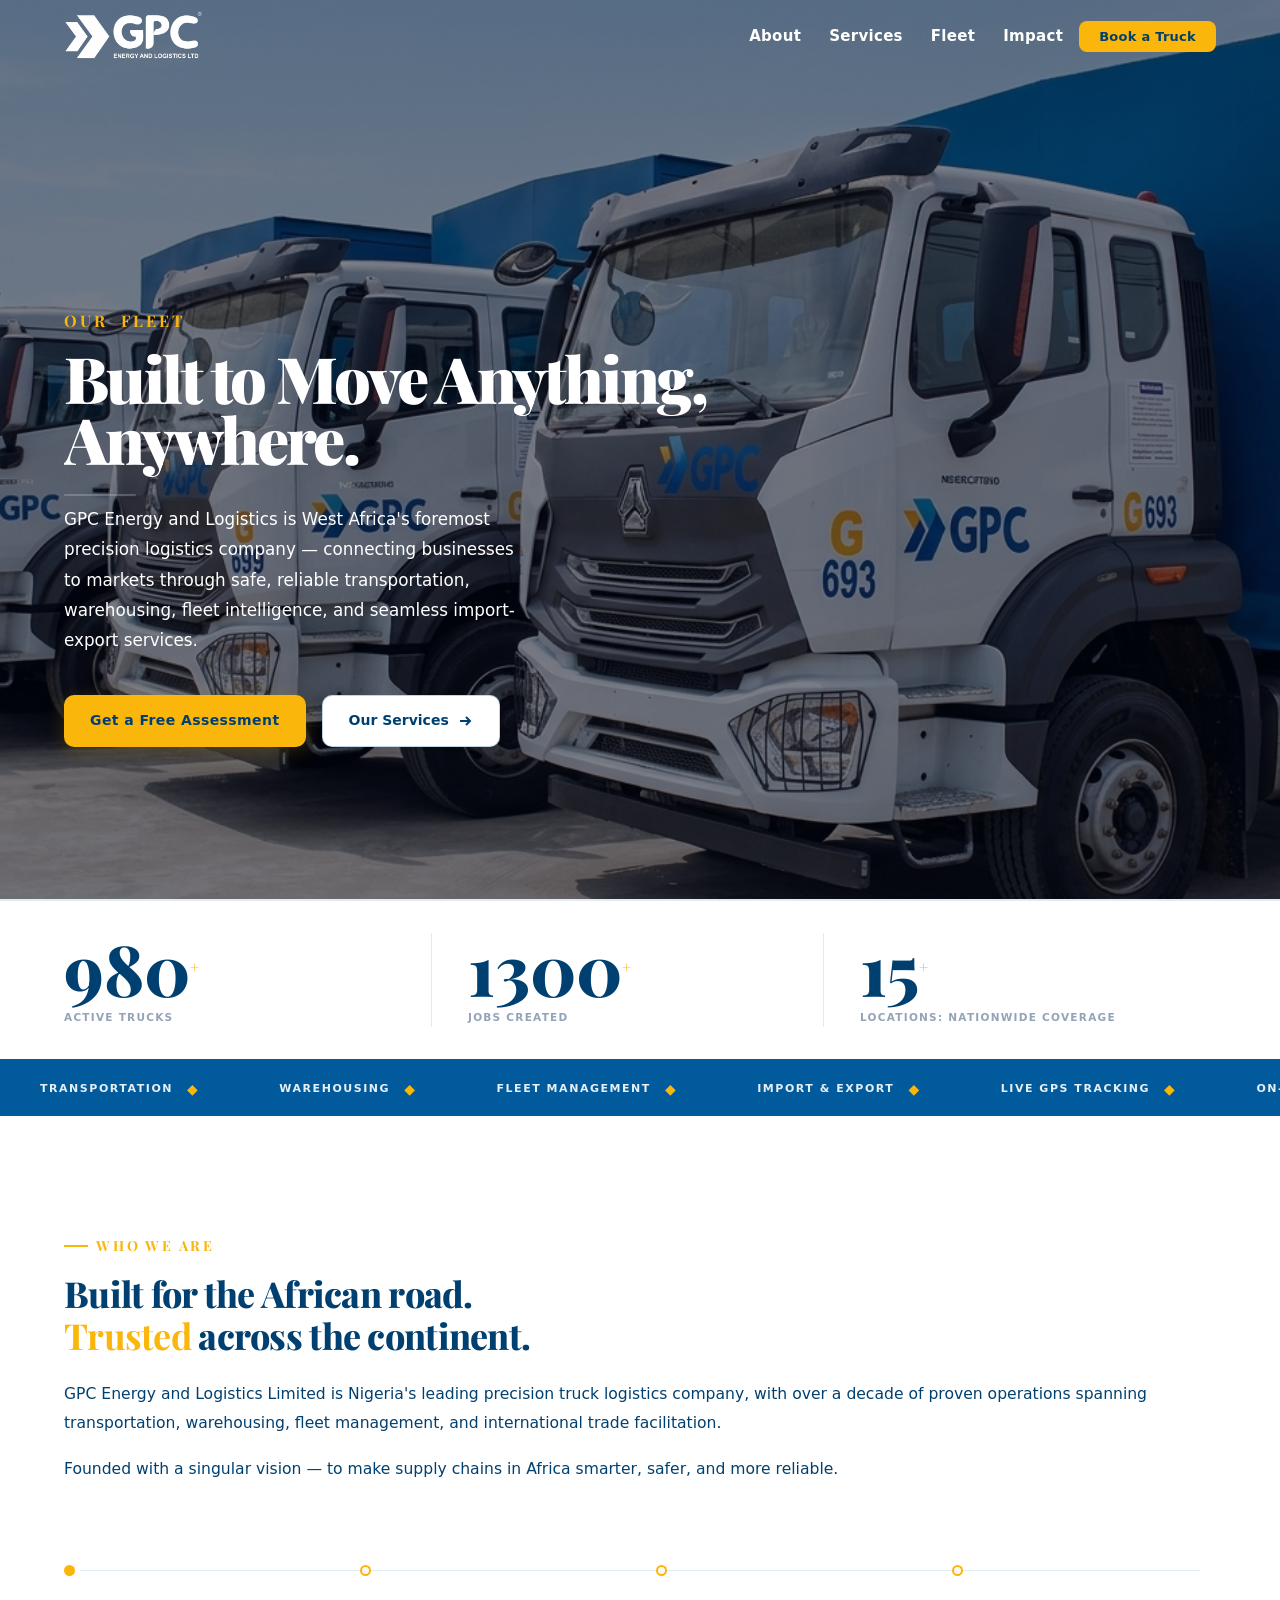
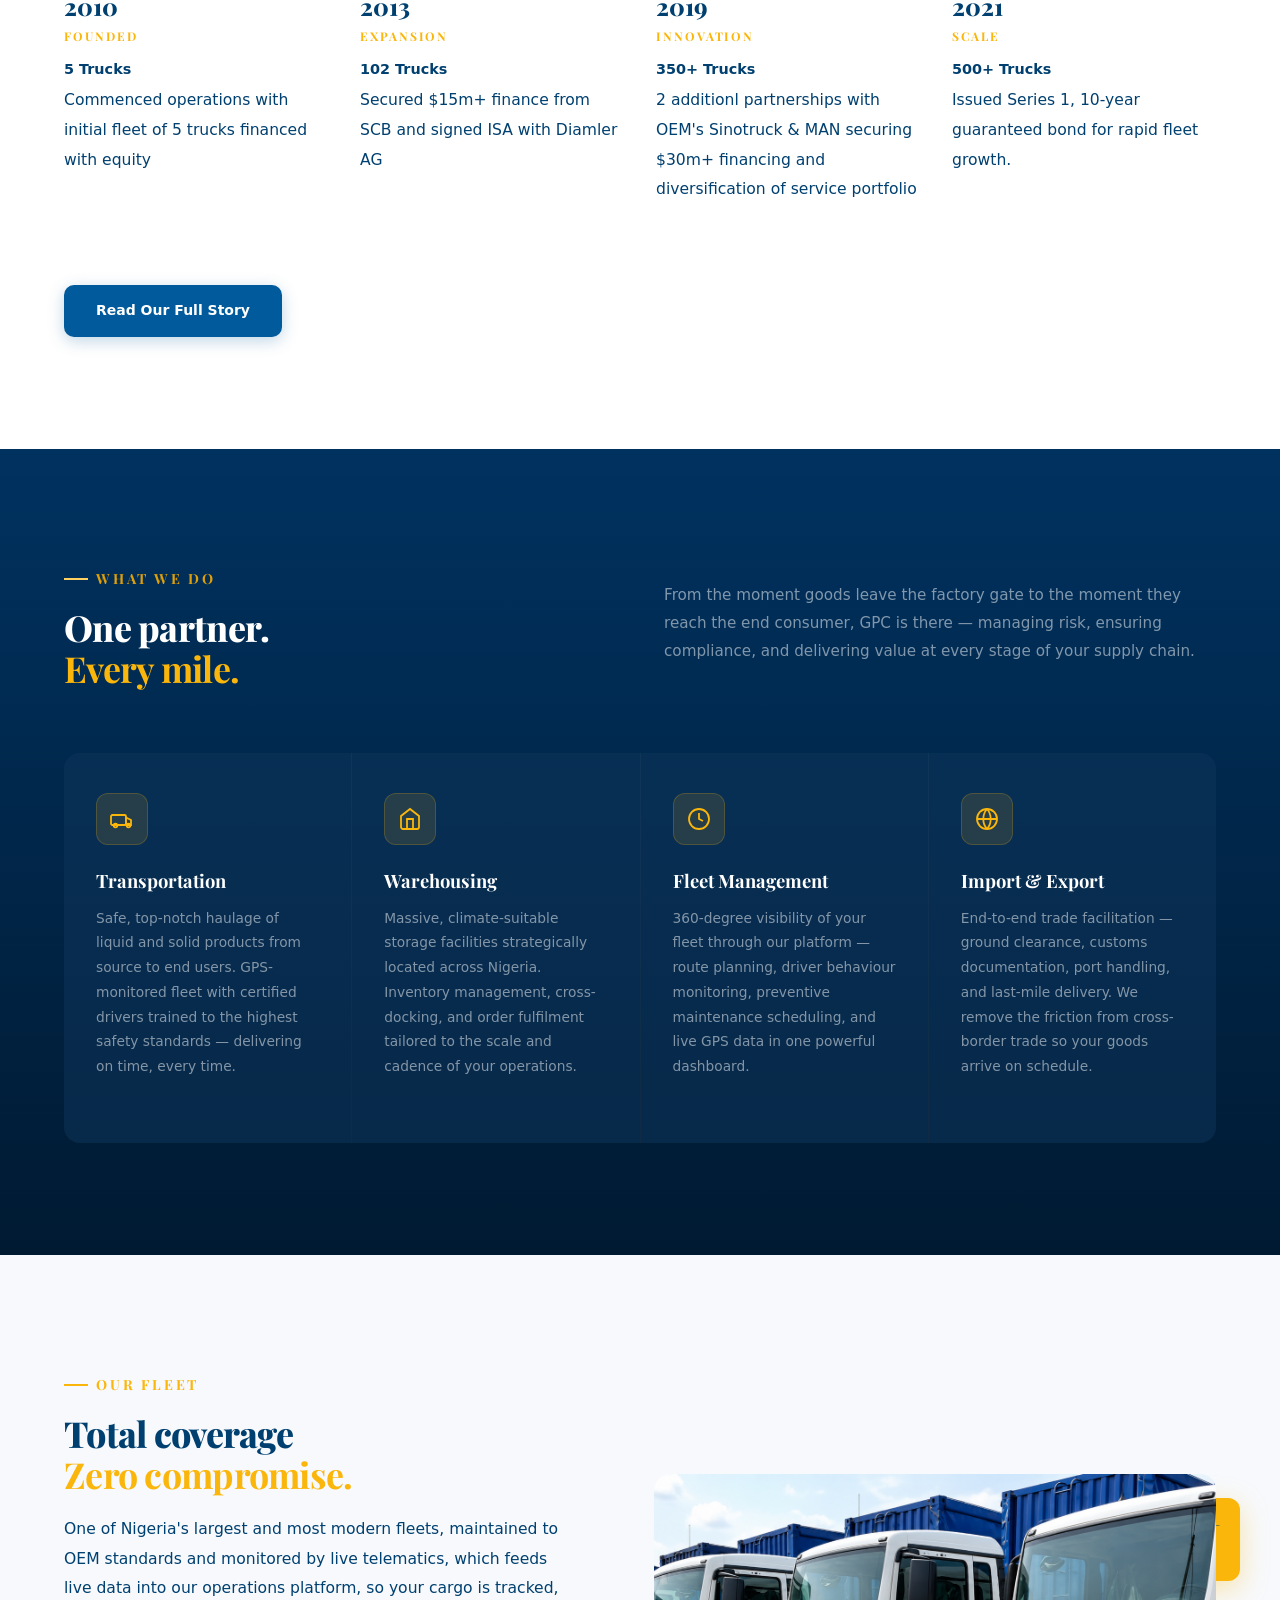
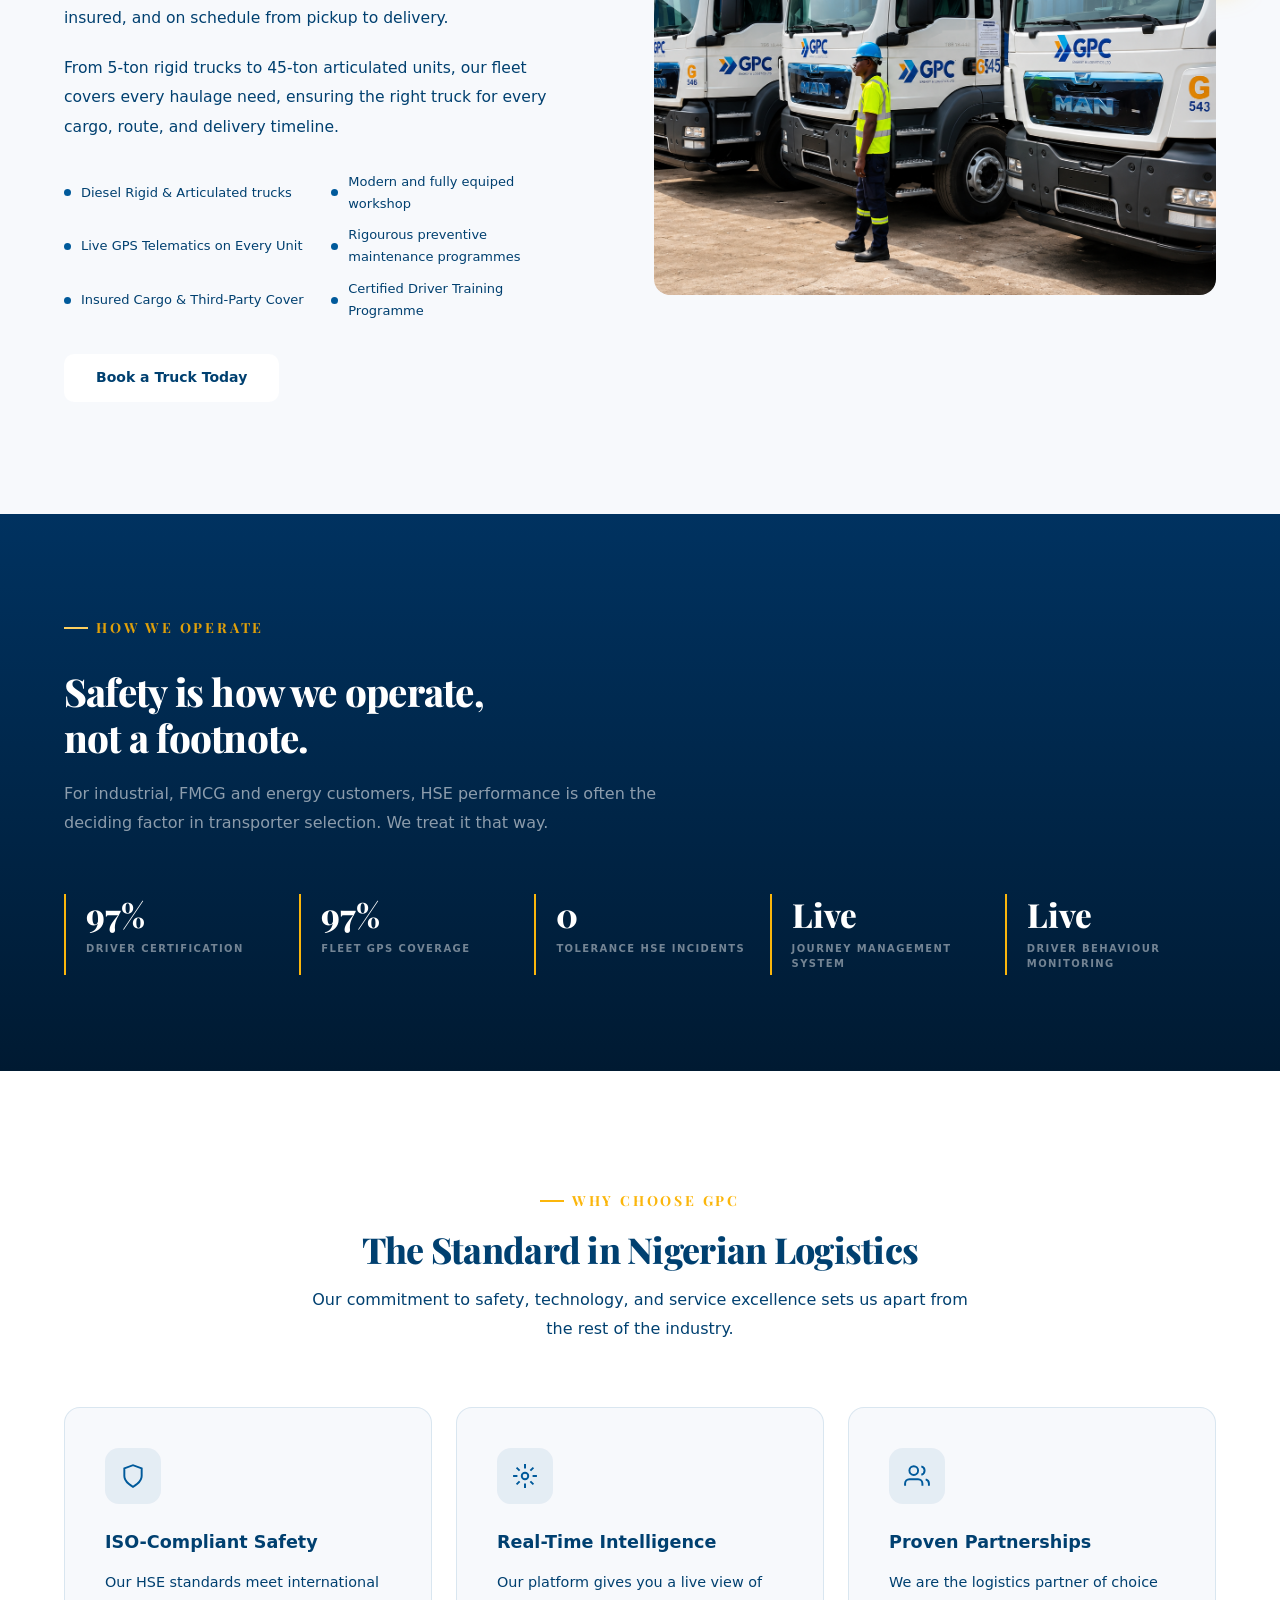
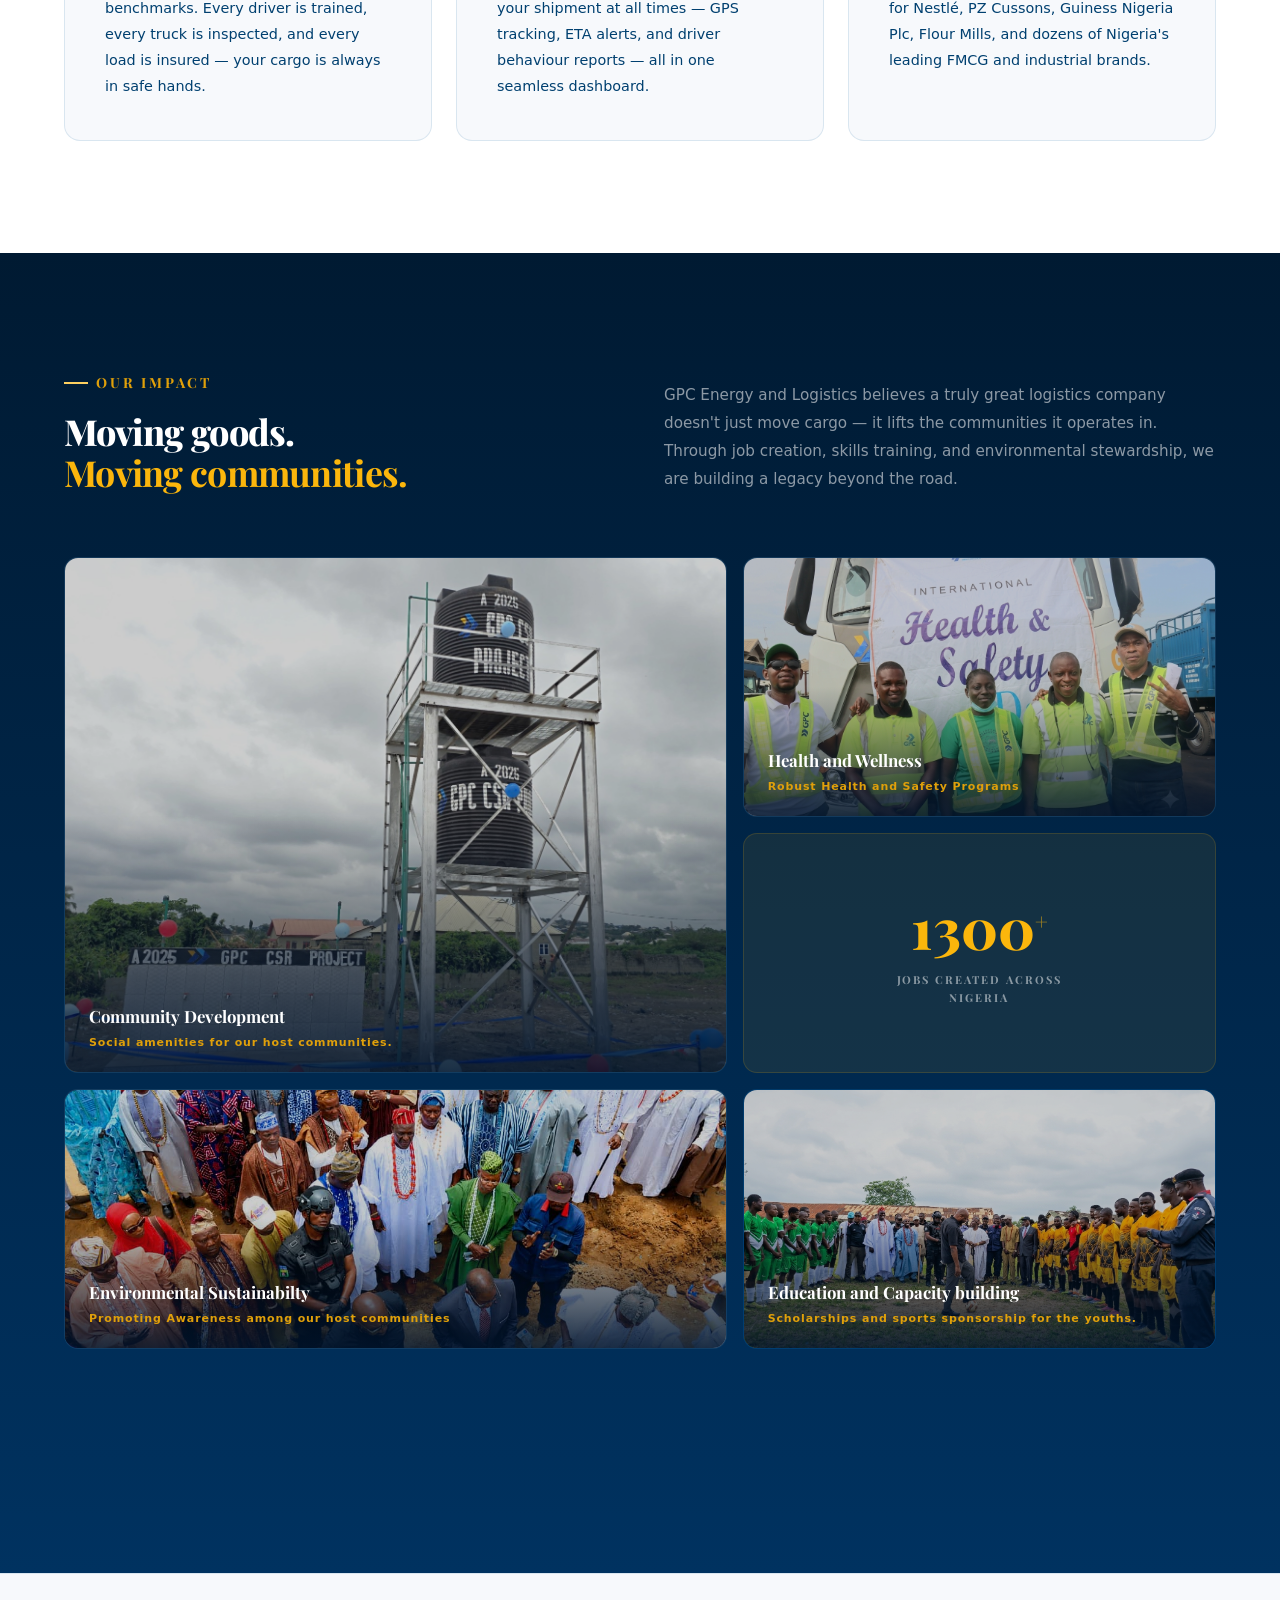
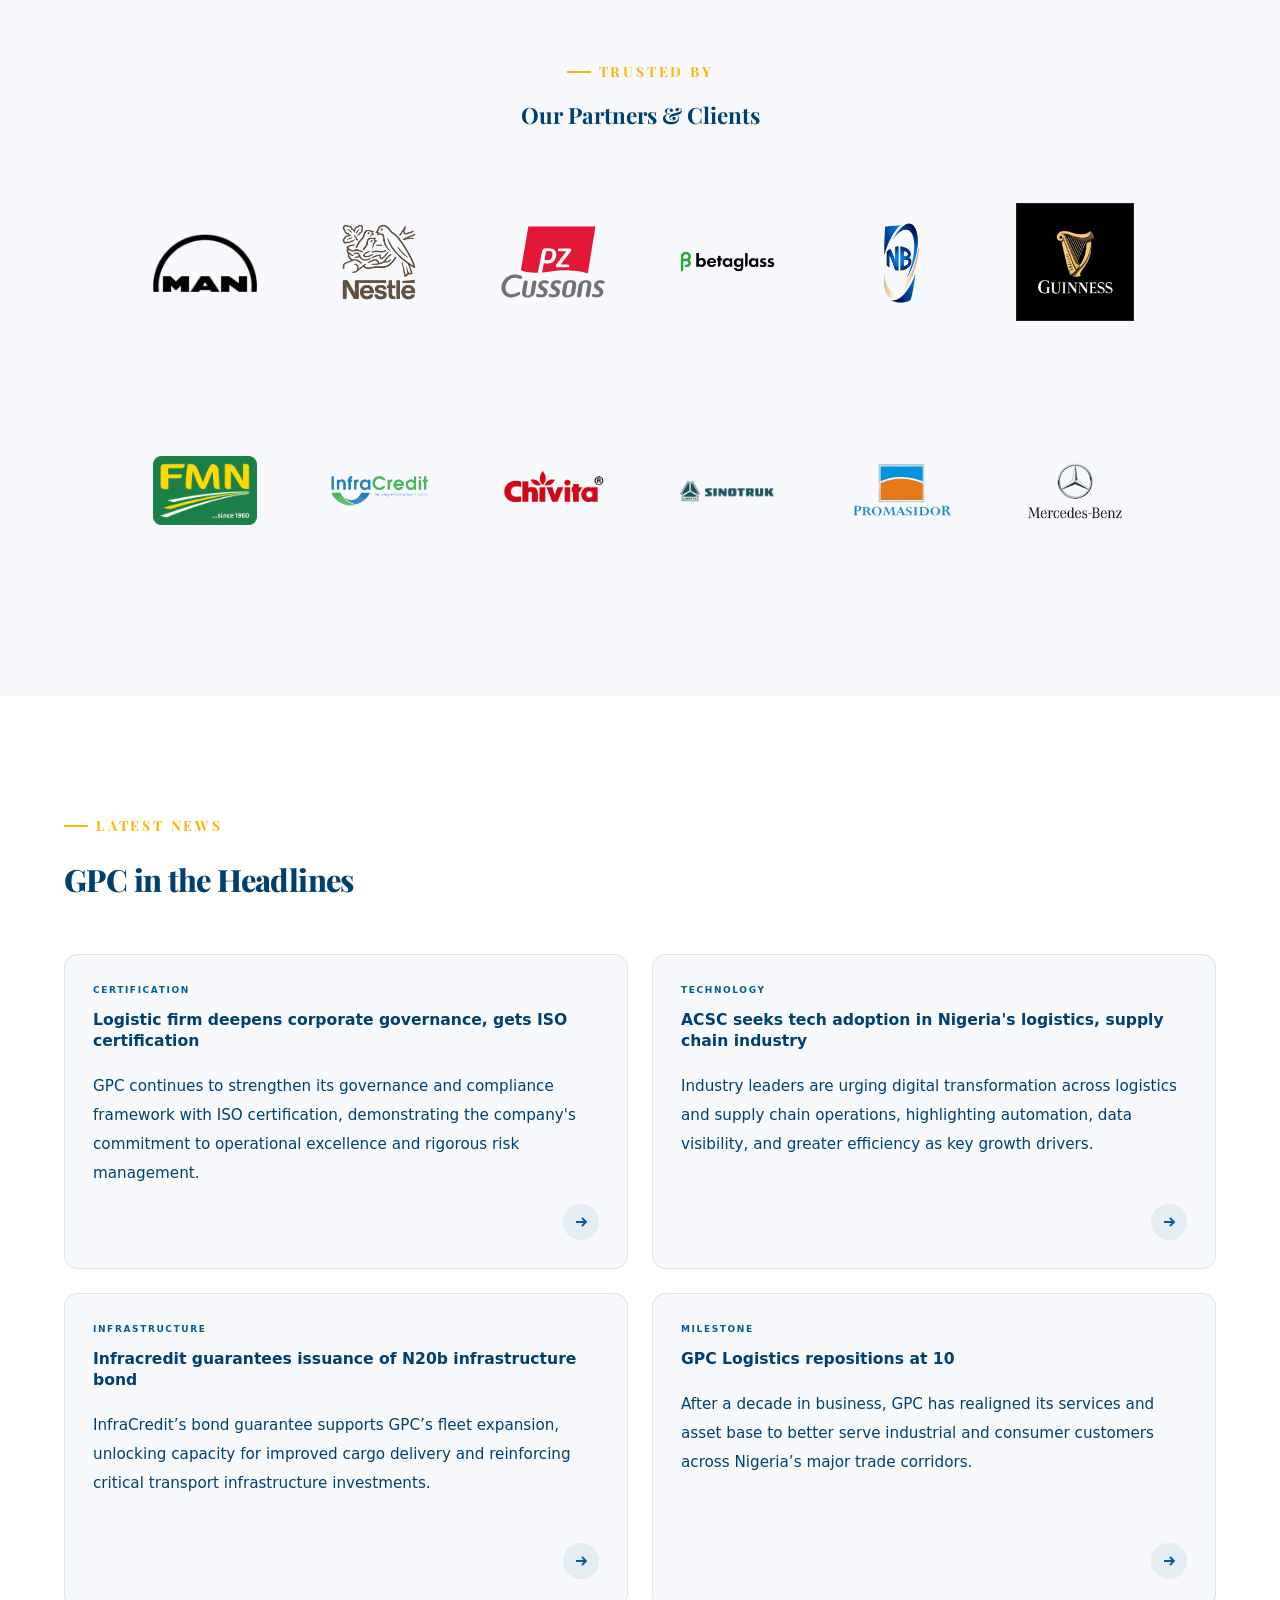
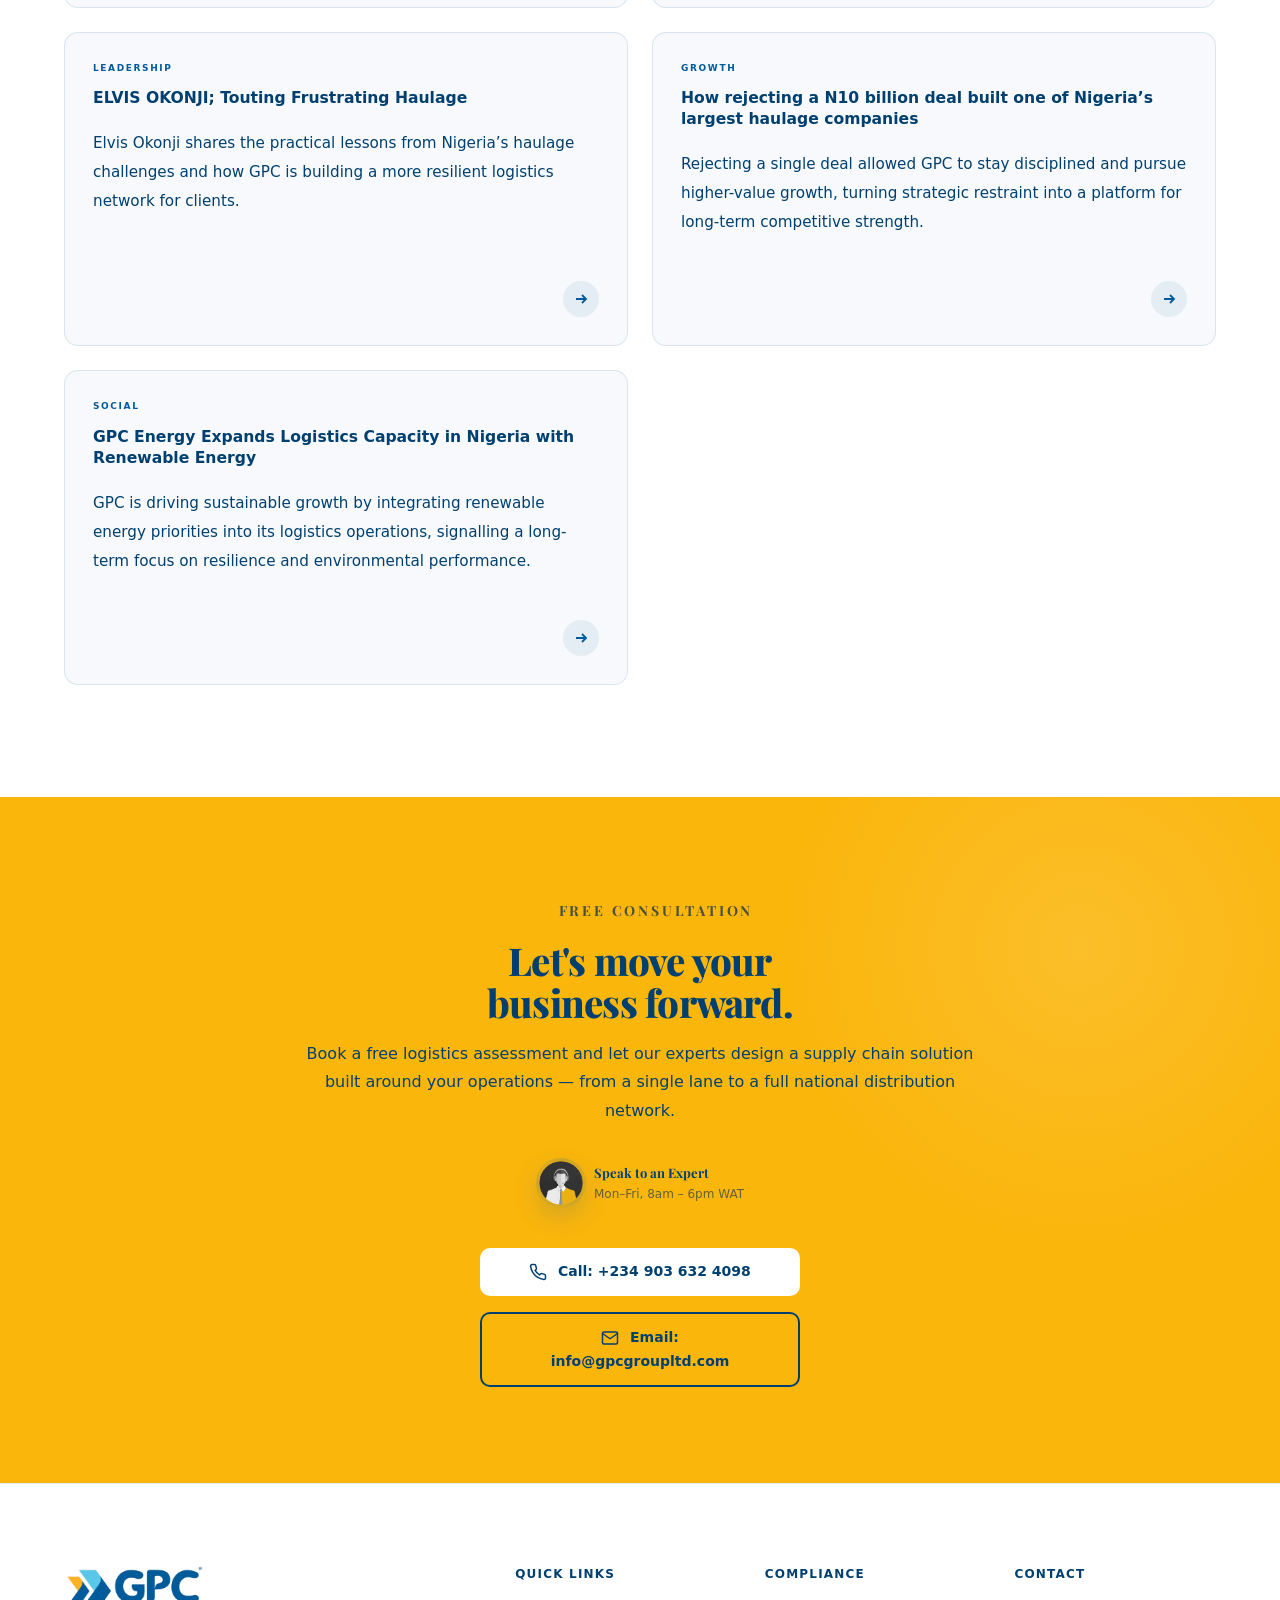
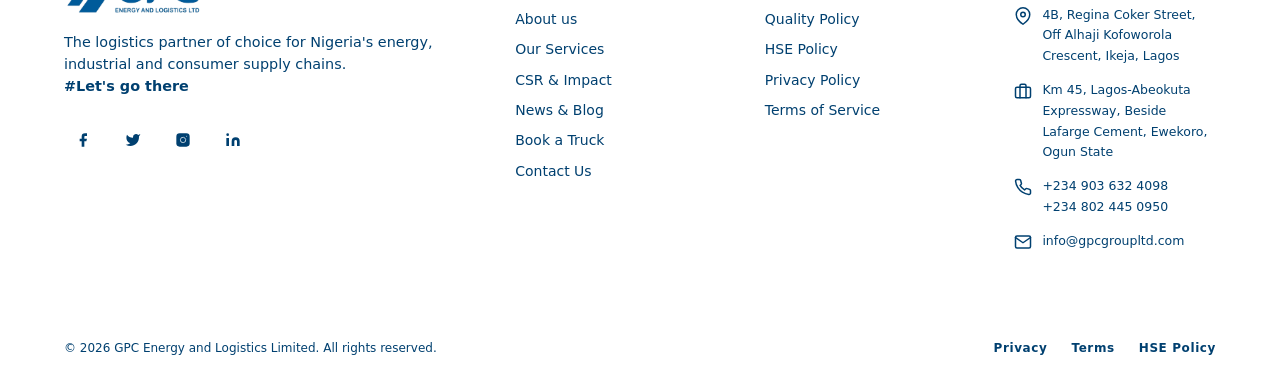
<file: index.html>
<!doctype html>
<html lang="en">
	<head>
		<meta charset="UTF-8" />
		<meta name="viewport" content="width=device-width, initial-scale=1.0" />
		<meta
			name="description"
			content="GPC Energy and Logistics Limited — Nigeria's leading precision truck logistics and supply chain partner. Transportation, Warehousing, Fleet Management, Import & Export across West Africa."
		/>
		<meta
			property="og:title"
			content="GPC Energy and Logistics Limited — Always Good To Go"
		/>
		<meta
			property="og:description"
			content="West Africa's foremost precision logistics company. Delivering Excellence, Driving Success."
		/>
		<meta property="og:type" content="website" />
		<title>GPC Energy and Logistics Limited — Always Good To Go</title>
		<link rel="icon" type="image/png" href="/images/favicon.png" />

		<style>
			@import url("https://fonts.googleapis.com/css2?family=Playfair+Display:ital,wght@0,700;0,900;1,700&display=swap");

			/* ── Reset ── */
			*,
			*::before,
			*::after {
				box-sizing: border-box;
				margin: 0;
				padding: 0;
			}
			html {
				scroll-behavior: smooth;
			}
			img {
				display: block;
				max-width: 100%;
			}
			a {
				text-decoration: none;
				color: inherit;
			}
			ul {
				list-style: none;
			}

			/* ── Brand Tokens ── */
			:root {
				--blue: #005a9b;
				--blue-dark: #004070;
				--blue-mid: #006bbf;
				--blue-light: #0a7fd4;
				--blue-glow: rgba(0, 90, 155, 0.18);
				--amber: #fbb60c;
				--amber-dark: #e0a00a;
				--amber-light: #fdd060;
				--amber-glow: rgba(251, 182, 12, 0.2);
				--white: #ffffff;
				--off-white: #f7f9fc;
				--light-gray: #eef2f7;
				--mid-gray: #94a3b8;
				--dark-gray: #334155;
				--text: #1e293b;
				--border: rgba(0, 90, 155, 0.12);
				--border-light: rgba(255, 255, 255, 0.12);

				--ff-head: "Playfair Display", serif;
				--ff-body: "Segoe UI", "Lucida Sans", system-ui, sans-serif;

				--max-w: 1280px;
				--gutter: clamp(1.25rem, 5vw, 4rem);
				--nav-h: 72px;

				--ease-out: cubic-bezier(0.22, 1, 0.36, 1);
				--ease-spring: cubic-bezier(0.34, 1.56, 0.64, 1);
			}

			/* ── Base ── */
			body {
				font-family: var(--ff-body);
				font-size: 16px;
				line-height: 1.7;
				color: var(--text);
				background: var(--white);
				overflow-x: hidden;
			}

			/* ── Utility ── */
			.container {
				max-width: var(--max-w);
				margin: 0 auto;
				padding: 0 var(--gutter);
			}
			.label {
				font-family: var(--ff-head);
				font-size: 14px;
				font-weight: 700;
				letter-spacing: 0.2em;
				text-transform: uppercase;
				color: var(--amber);
				display: inline-flex;
				align-items: center;
				gap: 8px;
				margin-bottom: 1rem;
			}
			.label::before {
				content: "";
				display: block;
				width: 24px;
				height: 2px;
				background: var(--amber);
				flex-shrink: 0;
			}
			.label--light {
				color: var(--amber-dark);
			}
			.label--light::before {
				background: var(--amber-light);
			}

			/* ── Scroll-reveal ── */
			.reveal {
				opacity: 0;
				transform: translateY(32px);
				transition:
					opacity 0.7s var(--ease-out),
					transform 0.7s var(--ease-out);
			}
			.reveal.visible {
				opacity: 1;
				transform: none;
			}
			.reveal-left {
				opacity: 0;
				transform: translateX(-40px);
				transition:
					opacity 0.8s var(--ease-out),
					transform 0.8s var(--ease-out);
			}
			.reveal-left.visible {
				opacity: 1;
				transform: none;
			}
			.reveal-right {
				opacity: 0;
				transform: translateX(40px);
				transition:
					opacity 0.8s var(--ease-out),
					transform 0.8s var(--ease-out);
			}
			.reveal-right.visible {
				opacity: 1;
				transform: none;
			}
			.reveal-delay-1 {
				transition-delay: 0.1s;
			}
			.reveal-delay-2 {
				transition-delay: 0.2s;
			}
			.reveal-delay-3 {
				transition-delay: 0.3s;
			}
			.reveal-delay-4 {
				transition-delay: 0.4s;
			}
			.reveal-delay-5 {
				transition-delay: 0.5s;
			}

			/* ═══ NAV ═══ */
			.nav {
				position: fixed;
				top: 0;
				left: 0;
				right: 0;
				z-index: 200;
				height: var(--nav-h);
				/* background: rgba(255, 255, 255, 0.95); */

				/* backdrop-filter: blur(16px);
				-webkit-backdrop-filter: blur(16px); */
				/* border-bottom: 1px solid rgba(0, 90, 155, 0.1); */
				transition:
					background 0.4s,
					box-shadow 0.4s;
			}
			.nav:hover {
				background-color: #ffffff;
			}
			.nav.scrolled {
				background: rgba(255, 255, 255, 0.98);
				/* box-shadow: 0 4px 32px rgba(0, 0, 0, 0.25); */
			}
			.nav__inner {
				max-width: var(--max-w);
				margin: 0 auto;
				padding: 0 var(--gutter);
				display: flex;
				align-items: center;
				justify-content: space-between;
				height: 100%;
			}
			.nav__logo {
				display: flex;
				align-items: center;
				gap: 12px;
				text-decoration: none;
			}
			.nav__logo-badge {
				width: 42px;
				height: 42px;
				background: var(--amber);
				border-radius: 8px;
				display: flex;
				align-items: center;
				justify-content: center;
				flex-shrink: 0;
				transition: transform 0.3s var(--ease-spring);
			}
			.nav__logo:hover .nav__logo-badge {
				transform: rotate(-5deg) scale(1.05);
			}
			.nav__logo-text {
				display: flex;
				flex-direction: column;
				line-height: 1.1;
			}
			.nav__logo-text strong {
				font-family: var(--ff-head);
				font-weight: 800;
				font-size: 18px;
				color: var(--blue-dark);
				letter-spacing: -0.01em;
			}
			.nav__logo-text span {
				font-size: 9px;
				font-weight: 600;
				letter-spacing: 0.22em;
				text-transform: uppercase;
				color: var(--amber-dark);
			}

			.nav__links {
				display: flex;
				align-items: center;
				gap: 0.25rem;
			}
			.nav__links a {
				font-size: 15px;
				font-weight: 600;
				letter-spacing: 0.02em;
				color: var(--white);
				padding: 6px 12px;
				border-radius: 6px;
				transition:
					color 0.2s,
					background 0.2s;
			}
			.nav.scrolled .nav__links a {
				color: var(--blue-dark);
			}
			.nav:hover .nav__links a {
				color: var(--blue-dark);
			}
			.nav__links a:hover {
				color: var(--blue-dark);
				background: rgba(0, 90, 155, 0.05);
			}
			.nav__cta {
				background: var(--amber) !important;
				color: var(--blue-dark) !important;
				font-weight: 700 !important;
				border-radius: 8px !important;
				padding: 8px 20px !important;
				font-size: 13px !important;
				transition:
					background 0.2s,
					transform 0.2s !important;
			}
			.nav__cta:hover {
				background: var(--amber-dark) !important;
				transform: translateY(-1px) !important;
			}
			.nav__hamburger {
				display: none;
				flex-direction: column;
				gap: 5px;
				cursor: pointer;
				padding: 8px 6px;
				border: none;
				background: none;
				z-index: 210;
				position: relative;
			}
			.nav__hamburger span {
				display: block;
				width: 24px;
				height: 2px;
				background: var(--white);
				border-radius: 2px;
				transition:
					transform 0.3s,
					opacity 0.3s;
			}
			.nav.scrolled .nav__hamburger span {
				background: var(--blue-dark);
			}
			.nav__hamburger.active span:nth-child(1) {
				transform: translateY(7px) rotate(45deg);
			}
			.nav__hamburger.active span:nth-child(2) {
				opacity: 0;
			}
			.nav__hamburger.active span:nth-child(3) {
				transform: translateY(-7px) rotate(-45deg);
			}

			.nav__mobile {
				position: fixed;
				top: var(--nav-h);
				left: 0;
				right: 0;
				bottom: 0;
				background: rgba(0, 14, 28, 0.97);
				backdrop-filter: blur(24px);
				-webkit-backdrop-filter: blur(24px);
				z-index: 190;
				display: flex;
				flex-direction: column;
				align-items: center;
				justify-content: center;
				gap: 2.25rem;
				transform: translateX(100%);
				transition: transform 0.42s cubic-bezier(0.4, 0, 0.2, 1);
				padding: 2rem;
			}
			.nav__mobile.open {
				transform: translateX(0);
			}
			.nav__mobile a {
				font-family: var(--ff-head);
				font-size: 1.5rem;
				font-weight: 700;
				color: rgba(255, 255, 255, 0.85);
				transition: color 0.2s;
				letter-spacing: -0.01em;
			}
			.nav__mobile a:hover {
				color: var(--amber);
			}
			.nav__mobile .nav__cta {
				margin-top: 0.5rem;
				font-size: 1.3rem !important;
				padding: 12px 36px !important;
				border-radius: 10px !important;
			}

			/* ═══ HERO ═══ */
			.hero {
				min-height: 100svh;
				height: 100svh;
				background: var(--white);
				border-bottom: 1px solid var(--border);
				display: grid;
				grid-template-columns: minmax(0, 1fr);
				position: relative;
				overflow: hidden;
				width: 100%;
			}
			.hero::before {
				content: "";
				position: absolute;
				width: 600px;
				height: 600px;
				top: -100px;
				right: 20%;
				border-radius: 50%;
				animation: orb-float 8s ease-in-out infinite;
				pointer-events: none;
			}
			.hero::after {
				content: "";
				position: absolute;
				inset: 0;
				pointer-events: none;
				z-index: 1;
				background: rgba(2, 6, 23, 0.5);
				pointer-events: none;
			}

			/* subtle drop shadow for hero background image */
			.hero-shadow {
				display: none;
			}
			@keyframes orb-float {
				0%,
				100% {
					transform: translateY(0) scale(1);
				}
				50% {
					transform: translateY(-30px) scale(1.08);
				}
			}
			.hero__left {
				max-width: var(--max-w);
				display: flex;
				flex-direction: column;
				justify-content: center;
				/* min-height: 100svh; */
				padding: 6rem var(--gutter) 6rem var(--gutter);
				/* position: relative; */
				z-index: 2;
			}
			.hero__badge {
				display: inline-flex;
				align-items: center;
				gap: 8px;
				border: 1px solid rgba(251, 182, 12, 0.4);
				background: rgba(251, 182, 12, 0.08);
				padding: 6px 16px;
				border-radius: 100px;
				width: fit-content;
				margin-bottom: 2rem;
				animation: badge-glow 3s ease-in-out infinite;
			}
			@keyframes badge-glow {
				0%,
				100% {
					box-shadow: 0 0 0 0 rgba(251, 182, 12, 0);
				}
				50% {
					box-shadow: 0 0 20px rgba(251, 182, 12, 0.15);
				}
			}
			.hero__badge-dot {
				width: 6px;
				height: 6px;
				background: var(--amber);
				border-radius: 50%;
				animation: pulse-dot 2s infinite;
			}
			@keyframes pulse-dot {
				0%,
				100% {
					opacity: 1;
					box-shadow: 0 0 0 0 rgba(251, 182, 12, 0.4);
				}
				50% {
					opacity: 0.7;
					box-shadow: 0 0 0 6px rgba(251, 182, 12, 0);
				}
			}
			.hero__badge-text {
				font-family: var(--ff-head);
				font-size: 10.5px;
				font-weight: 700;
				letter-spacing: 0.18em;
				text-transform: uppercase;
				color: var(--amber-dark);
			}
			.hero__headline {
				font-family: var(--ff-head);
				font-size: clamp(2.8rem, 4.5vw, 5rem);
				font-weight: 800;
				line-height: 1.03;
				color: var(--blue-dark);
				margin-bottom: 1.5rem;
				letter-spacing: -0.02em;
			}
			.hero__headline em {
				font-style: normal;
				color: var(--amber);
				position: relative;
			}
			.hero__headline em::after {
				content: "";
				position: absolute;
				bottom: 2px;
				left: 0;
				right: 0;
				height: 3px;
				background: var(--amber);
				border-radius: 2px;
				opacity: 0.4;
			}
			.hero__sub {
				font-size: 1.05rem;
				color: var(--white);
				max-width: 460px;
				line-height: 1.8;
				margin-bottom: 2.5rem;
				margin-top: 0.5rem;
			}
			.hero__actions {
				display: flex;
				align-items: center;
				gap: 1rem;
				flex-wrap: wrap;
				margin-bottom: 3.5rem;
			}
			.btn-primary {
				background: var(--amber);
				color: var(--blue-dark);
				padding: 14px 26px;
				font-family: var(--ff-display);
				font-size: 14px;
				font-weight: 700;
				letter-spacing: 0.03em;
				border-radius: 10px;
				display: inline-block;
				transition:
					background 0.2s,
					transform 0.2s,
					box-shadow 0.2s;
				box-shadow: 0 4px 20px var(--amber-glow);
			}
			.btn-primary:hover {
				background: var(--amber-dark);
				transform: translateY(-2px);
				box-shadow: 0 8px 28px rgba(251, 182, 12, 0.4);
			}
			.btn-outline {
				color: var(--blue-dark);
				font-size: 14px;
				font-weight: 600;
				display: inline-flex;
				align-items: center;
				gap: 8px;
				border: 1.5px solid rgba(0, 90, 155, 0.25);
				background-color: white;
				padding: 13px 26px;
				border-radius: 10px;
				transition:
					border-color 0.2s,
					color 0.2s,
					background 0.2s;
			}
			.btn-outline:hover {
				border-color: var(--amber);
				color: var(--amber);
				background: rgba(0, 90, 155, 0.05);
			}
			.btn-outline svg {
				width: 16px;
				height: 16px;
				transition: transform 0.2s;
			}
			.btn-outline:hover svg {
				transform: translateX(4px);
			}

			.cta-avatar {
				display: inline-flex;
				align-items: center;
				justify-content: center;
				width: clamp(50px, 12vw, 50px);
				height: clamp(50px, 12vw, 50px);
				/* margin: 0 auto 1rem; */
				border-radius: 50%;
				overflow: hidden;
				border: 3px solid rgba(0, 90, 155, 0.12);
				box-shadow: 0 10px 24px rgba(0, 90, 155, 0.16);
				background: linear-gradient(
					135deg,
					rgba(251, 182, 12, 0.2),
					rgba(0, 90, 155, 0.08)
				);
			}
			.cta-avatar img {
				width: 100%;
				height: 100%;
				object-fit: cover;
				object-position: center;
				display: block;
			}

			@media (max-width: 600px) {
				.cta-avatar {
					width: 40px;
					height: 40px;
				}
			}

			.hero__stats {
				max-width: var(--max-w);
				margin: 0 auto;
				display: grid;
				grid-template-columns: repeat(3, minmax(0, 1fr));
				gap: 1rem 1.5rem;
				border-top: 1px solid var(--border);
				padding: 2rem var(--gutter);
				box-sizing: border-box;
			}
			.hero__stat {
				padding-right: 0.75rem;
				border-right: 1px solid var(--border);
				min-width: 0;
			}
			.hero__stat:last-child {
				border-right: none;
				padding-right: 0;
				padding-left: 0.75rem;
			}
			.hero__stat:nth-child(2) {
				padding: 0 0.75rem;
			}
			.hero__stat-num {
				font-family: var(--ff-head);
				font-size: 4.4rem;
				font-weight: 800;
				color: var(--blue-dark);
				line-height: 1;
			}
			.hero__stat-num sup {
				font-size: 1rem;
				color: var(--amber);
				vertical-align: super;
			}
			.hero__stat-label {
				font-size: 10.5px;
				font-weight: 600;
				letter-spacing: 0.12em;
				text-transform: uppercase;
				color: var(--mid-gray);
				margin-top: 6px;
			}

			.hero__img-wrap {
				position: relative;
				z-index: 0;
				width: 100%;
				height: 100%;
				display: flex;
				align-items: flex-end;
				justify-content: flex-start;
				background-position: center;
				background-repeat: no-repeat;
				background-size: cover;
				overflow: hidden;
			}
			.hero__visual-copy {
				position: relative;
				z-index: 2; /* above the overlay so text remains readable */
				max-width: 760px;
				width: min(100%, 760px);
				padding: 0;
				border: 0;
				background: transparent;
				backdrop-filter: none;
				-webkit-backdrop-filter: none;
				overflow: hidden;
			}
			.hero__visual-copy.is-leaving {
				opacity: 0.35;
				transform: translateY(10px);
			}
			.hero__visual-copy {
				position: relative;
				z-index: 2; /* above the overlay so text remains readable */
				max-width: 760px;
				width: min(100%, 760px);
				padding: 0;
				border: 0;
				background: transparent;
				backdrop-filter: none;
				-webkit-backdrop-filter: none;
				overflow: hidden;
			}
			@keyframes hero-text-in {
				from {
					opacity: 0;
					transform: translateY(20px);
				}
				to {
					opacity: 1;
					transform: translateY(0);
				}
			}
			.hero__visual-kicker {
				display: inline-flex;
				align-items: center;
				gap: 8px;
				font-family: var(--ff-head);
				font-size: 16px;
				font-weight: 700;
				letter-spacing: 0.18em;
				text-transform: uppercase;
				color: var(--amber);
				margin-bottom: 0.9rem;
			}
			.hero__visual-label {
				font-family: var(--ff-head);
				font-size: clamp(6rem, 3.5vw, 4.2rem);
				font-weight: 800;
				line-height: 1.05;
				letter-spacing: -0.02em;
				text-transform: none;
				color: var(--amber);
				margin-bottom: 0.6rem;
			}
			.hero__visual-label-fixed {
				margin-right: 0.35em;
			}
			.hero__visual-label-suffix {
				display: inline-block;
				min-width: 6ch;
			}
			.hero__visual-label-suffix.is-typing {
				border-right: 2px solid rgba(251, 182, 12, 0.8);
				padding-right: 0.08em;
				animation: hero-caret 0.8s steps(1) infinite;
			}
			.hero__visual-content {
				font-family: var(--ff-head);
				font-size: clamp(2.2rem, 5vw, 5.2rem);
				font-weight: 900;
				line-height: 0.95;
				letter-spacing: -0.04em;
				color: var(--white);
				/* max-width: 11ch; */
				text-wrap: balance;
				white-space: pre-line;
				transform: translateY(0);
				opacity: 1;
				transition:
					opacity 0.45s var(--ease-out),
					transform 0.45s var(--ease-out);
			}
			.hero__visual-content.is-leaving {
				opacity: 0;
				transform: translateY(-18px);
			}
			.hero__visual-content.is-entering {
				animation: hero-content-in 0.7s var(--ease-out) both;
			}
			@keyframes hero-caret {
				50% {
					border-right-color: transparent;
				}
			}
			@keyframes hero-content-in {
				from {
					opacity: 0;
					transform: translateY(22px);
				}
				to {
					opacity: 1;
					transform: translateY(0);
				}
			}
			.hero__visual-copy p {
				font-size: 0.95rem;
				line-height: 1.75;
				color: rgba(255, 255, 255, 0.78);
				margin-top: 0.85rem;
			}
			.hero__visual-meta {
				margin-top: 1.4rem;
				max-width: 420px;
				font-size: 0.95rem;
				line-height: 1.75;
				color: rgba(255, 255, 255, 0.78);
			}
			.hero__visual-progress {
				margin-top: 1.5rem;
				display: flex;
				align-items: center;
				gap: 10px;
			}
			.hero__visual-progress-bar {
				width: 72px;
				height: 2px;
				background: rgba(255, 255, 255, 0.2);
				overflow: hidden;
				border-radius: 999px;
			}
			.hero__visual-progress-bar span {
				display: block;
				height: 100%;
				width: 100%;
				background: var(--amber);
				transform: translateX(-100%);
			}
			.hero__visual-progress.animate .hero__visual-progress-bar span {
				animation: hero-progress 6s linear;
			}
			@keyframes hero-progress {
				from {
					transform: translateX(-100%);
				}
				to {
					transform: translateX(0);
				}
			}
			.hero__float-badge {
				position: absolute;
				bottom: 2.5rem;
				left: 2rem;
				background: var(--white);
				border-radius: 12px;
				padding: 1rem 1.25rem;
				box-shadow: 0 12px 40px rgba(0, 0, 0, 0.25);
				z-index: 3;
				display: flex;
				align-items: center;
				gap: 12px;
				animation: float-badge 4s ease-in-out infinite;
			}
			@keyframes float-badge {
				0%,
				100% {
					transform: translateY(0);
				}
				50% {
					transform: translateY(-8px);
				}
			}
			.hero__float-badge-icon {
				width: 40px;
				height: 40px;
				background: var(--blue);
				border-radius: 10px;
				display: flex;
				align-items: center;
				justify-content: center;
				flex-shrink: 0;
			}
			.hero__float-badge-icon svg {
				width: 22px;
				height: 22px;
				stroke: white;
				fill: none;
				stroke-width: 1.8;
			}
			.hero__float-badge-text strong {
				display: block;
				font-family: var(--ff-head);
				font-weight: 800;
				font-size: 18px;
				color: var(--blue-dark);
				line-height: 1;
			}
			.hero__float-badge-text span {
				font-size: 11px;
				color: var(--mid-gray);
				font-weight: 500;
			}

			/* ═══ TICKER ═══ */
			.ticker {
				background: var(--blue);
				padding: 14px 0;
				overflow: hidden;
				white-space: nowrap;
			}
			.ticker__track {
				display: inline-flex;
				animation: ticker-scroll 32s linear infinite;
			}
			.ticker__track:hover {
				animation-play-state: paused;
			}
			@keyframes ticker-scroll {
				from {
					transform: translateX(0);
				}
				to {
					transform: translateX(-50%);
				}
			}
			.ticker__item {
				display: inline-flex;
				align-items: center;
				gap: 14px;
				padding: 0 2.5rem;
				font-family: var(--ff-display);
				font-size: 11px;
				font-weight: 700;
				letter-spacing: 0.14em;
				text-transform: uppercase;
				color: rgba(255, 255, 255, 0.9);
			}
			.ticker__sep {
				color: var(--amber);
				font-size: 14px;
			}

			/* ═══ ABOUT ═══ */
			.about {
				background: var(--white);
				padding: 7rem 0;
			}
			.about__grid {
				display: flex;
				width: 100%;
				gap: 5rem;
				align-items: center;
			}
			.about__visual {
				position: relative;
			}
			.about__img-main-wrap {
				overflow: hidden;
				border-radius: 16px;
			}
			.about__img-main {
				width: 100%;
				aspect-ratio: 4/3;
				object-fit: cover;
				border-radius: 16px;
				box-shadow: 0 24px 64px rgba(0, 90, 155, 0.08);
				transition: transform 0.5s var(--ease-out);
				display: block;
			}
			.about__visual:hover .about__img-main {
				transform: scale(1.02);
			}
			.about__badge {
				position: absolute;
				bottom: -1.5rem;
				right: -1.5rem;
				background: var(--blue);
				color: white;
				border-radius: 14px;
				padding: 1.5rem 1.75rem;
				text-align: center;
				box-shadow: 0 12px 40px rgba(0, 90, 155, 0.35);
			}
			.about__badge-num {
				font-family: var(--ff-head);
				font-size: 2.4rem;
				font-weight: 800;
				color: var(--amber);
				line-height: 1;
			}
			.about__badge-label {
				font-size: 10px;
				font-weight: 700;
				letter-spacing: 0.12em;
				text-transform: uppercase;
				color: rgba(255, 255, 255, 0.6);
				margin-top: 4px;
			}
			.about__frame {
				position: absolute;
				top: -12px;
				left: -12px;
				width: 56px;
				height: 56px;
				border-top: 3px solid var(--amber);
				border-left: 3px solid var(--amber);
				border-radius: 4px 0 0 0;
				z-index: 1;
			}
			.about__content h2 {
				font-family: var(--ff-head);
				font-size: clamp(1.9rem, 2.8vw, 2.6rem);
				font-weight: 800;
				line-height: 1.15;
				color: var(--blue-dark);
				margin-bottom: 1.5rem;
				letter-spacing: -0.02em;
			}
			.about__content h2 em {
				font-style: normal;
				color: var(--amber);
			}
			.about__content p {
				color: var(--blue-dark);
				font-size: 0.975rem;
				line-height: 1.9;
				margin-bottom: 1rem;
			}
			.about__pillars {
				display: grid;
				grid-template-columns: 1fr 1fr;
				gap: 0.85rem;
				margin: 1.75rem 0 2rem;
			}
			.about__pillar {
				background: var(--off-white);
				border: 1px solid var(--border);
				border-left: 3px solid var(--blue);
				border-radius: 8px;
				padding: 0.85rem 1rem;
				transition:
					background 0.2s,
					transform 0.2s;
			}
			.about__pillar:hover {
				background: rgba(0, 90, 155, 0.04);
				transform: translateY(-2px);
			}
			.about__pillar-title {
				font-weight: 700;
				font-size: 13px;
				color: var(--blue-dark);
			}
			.about__pillar-sub {
				font-size: 11.5px;
				color: var(--mid-gray);
				margin-top: 2px;
			}
			.btn-blue {
				background: var(--blue);
				color: var(--white);
				padding: 14px 32px;
				font-family: var(--ff-display);
				font-size: 14px;
				font-weight: 700;
				border-radius: 10px;
				display: inline-block;
				transition:
					background 0.2s,
					transform 0.2s,
					box-shadow 0.2s;
				box-shadow: 0 4px 16px rgba(0, 90, 155, 0.25);
			}
			.btn-blue:hover {
				background: var(--blue-dark);
				transform: translateY(-2px);
				box-shadow: 0 8px 24px rgba(0, 90, 155, 0.35);
			}

			/* ═══ SERVICES ═══ */
			.services {
				background: linear-gradient(180deg, #003260 0%, #001a32 100%);
				padding: 7rem 0;
			}
			.services__header {
				display: grid;
				grid-template-columns: 1fr 1fr;
				gap: 3rem;
				align-items: end;
				margin-bottom: 4rem;
			}
			.services__header h2 {
				font-family: var(--ff-head);
				font-size: clamp(1.9rem, 2.8vw, 2.6rem);
				font-weight: 800;
				color: var(--white);
				line-height: 1.15;
				letter-spacing: -0.02em;
			}
			.services__header h2 em {
				font-style: normal;
				color: var(--amber);
			}
			.services__header-right p {
				color: rgba(255, 255, 255, 0.5);
				font-size: 0.95rem;
				line-height: 1.85;
				margin-bottom: 1.5rem;
			}
			.btn-ghost-light {
				color: rgba(255, 255, 255, 0.85);
				font-size: 13.5px;
				font-weight: 600;
				display: inline-flex;
				align-items: center;
				gap: 8px;
				border-bottom: 1px solid rgba(255, 255, 255, 0.25);
				padding-bottom: 2px;
				transition:
					color 0.2s,
					border-color 0.2s;
			}
			.btn-ghost-light:hover {
				color: var(--amber);
				border-color: var(--amber);
			}
			.btn-ghost-light svg {
				width: 16px;
				height: 16px;
				transition: transform 0.2s;
			}
			.btn-ghost-light:hover svg {
				transform: translateX(4px);
			}
			.services__grid {
				display: grid;
				grid-template-columns: repeat(4, 1fr);
				gap: 1px;
				background: rgba(255, 255, 255, 0.06);
				border-radius: 16px;
				overflow: hidden;
			}
			.service-card {
				background: rgba(0, 40, 80, 0.5);
				padding: 2.5rem 2rem;
				position: relative;
				overflow: hidden;
				cursor: default;
				transition: background 0.3s;
			}
			.service-card::before {
				content: "";
				position: absolute;
				bottom: 0;
				left: 0;
				right: 0;
				height: 3px;
				background: var(--amber);
				transform: scaleX(0);
				transform-origin: left;
				transition: transform 0.4s var(--ease-out);
			}
			.service-card:hover {
				background: rgba(0, 60, 110, 0.7);
			}
			.service-card:hover::before {
				transform: scaleX(1);
			}
			.service-card__icon {
				width: 52px;
				height: 52px;
				background: rgba(251, 182, 12, 0.12);
				border: 1px solid rgba(251, 182, 12, 0.2);
				border-radius: 12px;
				display: flex;
				align-items: center;
				justify-content: center;
				margin-bottom: 1.5rem;
				transition:
					background 0.3s,
					transform 0.3s var(--ease-spring);
			}
			.service-card:hover .service-card__icon {
				background: rgba(251, 182, 12, 0.2);
				transform: scale(1.08) rotate(-3deg);
			}
			.service-card__icon svg {
				width: 24px;
				height: 24px;
				stroke: var(--amber);
				fill: none;
				stroke-width: 1.8;
			}
			.service-card__num {
				font-family: var(--ff-head);
				font-size: 10px;
				font-weight: 700;
				letter-spacing: 0.2em;
				color: rgba(251, 182, 12, 0.5);
				margin-bottom: 0.6rem;
				display: block;
			}
			.service-card__title {
				font-family: var(--ff-head);
				font-size: 1.15rem;
				font-weight: 700;
				color: var(--white);
				margin-bottom: 0.85rem;
				line-height: 1.25;
			}
			.service-card__desc {
				font-size: 0.86rem;
				color: rgba(255, 255, 255, 0.5);
				line-height: 1.8;
				margin-bottom: 1.5rem;
			}
			.service-card__link {
				font-size: 12px;
				font-family: var(--ff-head);
				font-weight: 700;
				letter-spacing: 0.1em;
				text-transform: uppercase;
				color: var(--amber);
				display: inline-flex;
				align-items: center;
				gap: 6px;
				transition: gap 0.2s;
			}
			.service-card:hover .service-card__link {
				gap: 12px;
			}

			/* ═══ FLEET ═══ */
			.fleet {
				background: var(--off-white);
				padding: 7rem 0;
			}
			.fleet__inner {
				display: grid;
				grid-template-columns: 1fr 1.1fr;
				gap: 5rem;
				align-items: center;
			}
			.fleet__content h2 {
				font-family: var(--ff-head);
				font-size: clamp(1.9rem, 2.8vw, 2.6rem);
				font-weight: 800;
				color: var(--blue-dark);
				line-height: 1.15;
				margin-bottom: 1.25rem;
				letter-spacing: -0.02em;
			}
			.fleet__content h2 em {
				font-style: normal;
				color: var(--amber);
			}
			.fleet__content p {
				color: var(--blue-dark);
				line-height: 1.9;
				margin-bottom: 1.25rem;
				font-size: 0.975rem;
			}
			.fleet__specs {
				display: grid;
				grid-template-columns: 1fr 1fr;
				gap: 0.6rem 1.5rem;
				margin: 1.75rem 0 2rem;
			}
			.fleet__spec {
				display: flex;
				align-items: center;
				gap: 10px;
				font-size: 13px;
				color: var(--blue-dark);
				font-weight: 500;
			}
			.fleet__spec::before {
				content: "";
				width: 7px;
				height: 7px;
				background: var(--blue);
				border-radius: 50%;
				flex-shrink: 0;
			}
			.fleet__visual {
				position: relative;
			}
			.fleet__img-main-wrap {
				overflow: hidden;
				border-radius: 16px;
			}
			.fleet__img-main {
				width: 100%;
				aspect-ratio: 4/3;
				object-fit: cover;
				border-radius: 16px;
				box-shadow: 0 24px 64px rgba(0, 90, 155, 0.1);
				transition: transform 0.5s var(--ease-out);
				display: block;
			}
			.fleet__visual:hover .fleet__img-main {
				transform: scale(1.03);
			}
			.fleet__stat-chip {
				position: absolute;
				top: 1.5rem;
				right: -1.5rem;
				background: var(--amber);
				border-radius: 12px;
				padding: 1rem 1.25rem;
				text-align: center;
				box-shadow: 0 8px 28px rgba(251, 182, 12, 0.35);
			}
			.fleet__stat-chip-num {
				font-family: var(--ff-head);
				font-size: 2rem;
				font-weight: 800;
				color: var(--blue-dark);
				line-height: 1;
			}
			.fleet__stat-chip-label {
				font-size: 9.5px;
				font-weight: 700;
				letter-spacing: 0.1em;
				text-transform: uppercase;
				color: rgba(0, 40, 80, 0.6);
				margin-top: 3px;
			}

			/* ═══ STATS BAND ═══ */
			.safety-band {
				background: linear-gradient(180deg, #003260 0%, #001a32 100%);
				padding: 6rem 0;
				position: relative;
				overflow: hidden;
			}
			.safety-band__content {
				max-width: 640px;
				margin-bottom: 3.5rem;
			}
			.safety-band__content h2 {
				font-family: var(--ff-head);
				font-size: clamp(1.9rem, 3vw, 2.6rem);
				font-weight: 800;
				color: var(--white);
				line-height: 1.2;
				margin: 0.75rem 0 1.25rem;
				letter-spacing: -0.02em;
			}
			.safety-band__content p {
				font-family: var(--ff-body);
				font-size: 1rem;
				line-height: 1.8;
				color: rgba(255, 255, 255, 0.55);
			}
			.safety-band__stats {
				display: grid;
				grid-template-columns: repeat(5, 1fr);
				gap: 1.5rem;
			}
			.safety-stat {
				border-left: 2px solid var(--amber);
				padding: 0.25rem 0 0.25rem 1.25rem;
			}
			.safety-stat__num {
				font-family: var(--ff-head);
				font-size: clamp(1.8rem, 2.6vw, 2.4rem);
				font-weight: 800;
				color: var(--white);
				line-height: 1;
				margin-bottom: 0.6rem;
			}
			.safety-stat__num span {
				color: var(--white);
			}
			.safety-stat__label {
				font-family: var(--ff-display);
				font-size: 10px;
				font-weight: 700;
				letter-spacing: 0.14em;
				text-transform: uppercase;
				color: rgba(255, 255, 255, 0.45);
				line-height: 1.5;
			}

			@media (max-width: 1024px) {
				.safety-band__stats {
					grid-template-columns: repeat(3, 1fr);
					row-gap: 2rem;
				}
			}
			@media (max-width: 600px) {
				.safety-band__stats {
					grid-template-columns: repeat(2, 1fr);
				}
			}

			/* ═══ WHY CHOOSE US ═══ */
			.why {
				background: var(--white);
				padding: 7rem 0;
			}
			.why__header {
				text-align: center;
				max-width: 680px;
				margin: 0 auto 4rem;
			}
			.why__header h2 {
				font-family: var(--ff-head);
				font-size: clamp(1.9rem, 2.8vw, 2.6rem);
				font-weight: 800;
				color: var(--blue-dark);
				line-height: 1.15;
				margin-bottom: 1rem;
				letter-spacing: -0.02em;
			}
			.why__header p {
				color: var(--blue-dark);
				font-size: 1rem;
				line-height: 1.8;
			}
			.why__grid {
				display: grid;
				grid-template-columns: repeat(3, 1fr);
				gap: 1.5rem;
			}
			.why-card {
				background: var(--off-white);
				border: 1px solid var(--border);
				border-radius: 16px;
				padding: 2.5rem;
				transition:
					transform 0.3s var(--ease-out),
					box-shadow 0.3s,
					border-color 0.3s;
				position: relative;
				overflow: hidden;
			}
			.why-card::after {
				content: "";
				position: absolute;
				top: 0;
				left: 0;
				right: 0;
				height: 3px;
				background: linear-gradient(90deg, var(--blue), var(--amber));
				transform: scaleX(0);
				transform-origin: left;
				transition: transform 0.4s var(--ease-out);
			}
			.why-card:hover {
				transform: translateY(-6px);
				box-shadow: 0 20px 50px rgba(0, 90, 155, 0.12);
				border-color: rgba(0, 90, 155, 0.2);
			}
			.why-card:hover::after {
				transform: scaleX(1);
			}
			.why-card__icon {
				width: 56px;
				height: 56px;
				background: rgba(0, 90, 155, 0.08);
				border-radius: 14px;
				display: flex;
				align-items: center;
				justify-content: center;
				margin-bottom: 1.5rem;
				transition:
					background 0.3s,
					transform 0.3s var(--ease-spring);
			}
			.why-card:hover .why-card__icon {
				background: rgba(0, 90, 155, 0.14);
				transform: scale(1.1) rotate(-5deg);
			}
			.why-card__icon svg {
				width: 26px;
				height: 26px;
				stroke: var(--blue);
				fill: none;
				stroke-width: 1.8;
			}
			.why-card__title {
				font-family: var(--ff-display);
				font-size: 1.1rem;
				font-weight: 700;
				color: var(--blue-dark);
				margin-bottom: 0.75rem;
			}
			.why-card__desc {
				font-size: 0.9rem;
				color: var(--blue-dark);
				line-height: 1.8;
			}

			/* ═══ CSR ═══ */
			.csr {
				background: linear-gradient(180deg, #001a32 0%, #003260 100%);
				padding: 7rem 0;
			}
			.csr__header {
				display: grid;
				grid-template-columns: 1fr 1fr;
				gap: 3rem;
				align-items: end;
				margin-bottom: 4rem;
			}
			.csr__header h2 {
				font-family: var(--ff-head);
				font-size: clamp(1.9rem, 2.8vw, 2.6rem);
				font-weight: 800;
				color: var(--white);
				line-height: 1.15;
				letter-spacing: -0.02em;
			}
			.csr__header h2 em {
				font-style: normal;
				color: var(--amber);
			}
			.csr__header-right p {
				color: rgba(255, 255, 255, 0.55);
				font-size: 0.95rem;
				line-height: 1.85;
			}
			.csr__cta {
				display: flex;
				justify-content: center;
				margin-top: 4rem;
			}
			.csr__grid {
				display: grid;
				grid-template-columns: 1.4fr 1fr;
				grid-template-rows: auto auto;
				gap: 1rem;
			}
			.csr-card {
				border-radius: 14px;
				overflow: hidden;
				position: relative;
				background: rgba(0, 50, 90, 0.5);
				border: 1px solid rgba(255, 255, 255, 0.07);
				min-height: 260px;
				transition:
					transform 0.3s var(--ease-out),
					box-shadow 0.3s;
			}
			.csr-card:hover {
				transform: scale(1.015);
				box-shadow: 0 20px 50px rgba(0, 0, 0, 0.3);
			}
			.csr-card:first-child {
				grid-row: span 2;
				min-height: auto;
			}
			.csr-card--right-column {
				grid-column: 2;
			}
			.csr-card__img {
				width: 100%;
				height: 100%;
				object-fit: cover;
				display: block;
				filter: brightness(0.8);
				transition:
					filter 0.3s,
					transform 0.5s var(--ease-out);
			}
			.csr-card:hover .csr-card__img {
				filter: brightness(0.9);
				transform: scale(1.04);
			}
			.csr-card__img-wrap {
				position: absolute;
				inset: 0;
				overflow: hidden;
			}
			.csr-card__overlay {
				position: absolute;
				inset: 0;
				background: linear-gradient(
					to top,
					rgba(0, 20, 45, 0.85) 0%,
					transparent 50%
				);
			}
			.csr-card__label {
				position: absolute;
				bottom: 0;
				left: 0;
				right: 0;
				padding: 1.25rem 1.5rem;
				z-index: 2;
			}
			.csr-card__label-title {
				font-family: var(--ff-head);
				font-size: 1.05rem;
				font-weight: 700;
				color: var(--white);
			}
			.csr-card__label-sub {
				font-size: 11px;
				font-weight: 600;
				letter-spacing: 0.08em;
				color: var(--amber-dark);
				margin-top: 3px;
			}

			/* ═══ PARTNERS ═══ */
			.partners {
				background: var(--off-white);
				padding: 5rem 0;
				border-top: 1px solid var(--border);
			}
			.partners__header {
				text-align: center;
				margin-bottom: 3rem;
			}
			.partners__header h3 {
				font-family: var(--ff-head);
				font-size: 1.4rem;
				font-weight: 700;
				color: var(--blue-dark);
			}
			.partners__logos {
				display: flex;
				align-items: stretch;
				justify-content: center;
				gap: 1.5rem;
				flex-wrap: wrap;
			}
			.partner-card {
				display: flex;
				flex-direction: column;
				align-items: center;
				justify-content: center;
				width: min(100%, 150px);
				min-height: 160px;
				border-radius: 24px;
				padding: 1.1rem 1rem;
				text-align: center;
				font-family: var(--ff-display);
				font-size: 13px;
				font-weight: 700;
				color: var(--mid-gray);
				transition:
					color 0.2s ease,
					border-color 0.2s ease,
					transform 0.2s ease;
				/* box-shadow 0.2s ease; */
			}
			.partner-card:hover,
			.partner-card:focus-within {
				color: var(--blue);
				/* border-color: var(--blue-dark); */
				transform: translateY(-4px) scale(1.01);
				/* box-shadow: 0 10px 24px rgba(0, 90, 155, 0.15); */
			}
			.partner-card__logo-wrap {
				display: inline-flex;
				align-items: center;
				justify-content: center;
				width: auto;
				height: auto;
				/* border-radius: 50%; */
				/* background: linear-gradient(145deg, #ffffff, #f2f7fb); */
				/* box-shadow: inset 0 0 0 1px rgba(0, 90, 155, 0.08); */
				padding: 0.45rem;
				flex-shrink: 0;
			}
			.partner-card__logo {
				display: block;
				width: 100%;
				height: 100%;
				object-fit: contain;
				/* filter: grayscale(1) contrast(0.95); */
				/* opacity: 0.72; */
				transition: all 0.2s ease;
			}
			.partner-card:hover .partner-card__logo,
			.partner-card:focus-within .partner-card__logo {
				filter: grayscale(0);
				opacity: 1;
				transform: scale(1.08);
			}
			.partner-card__name {
				line-height: 1.3;
				transition:
					color 0.2s ease,
					transform 0.2s ease;
			}
			.partner-card:hover .partner-card__name,
			.partner-card:focus-within .partner-card__name {
				color: var(--blue);
				transform: translateY(-2px);
			}

			@media (max-width: 768px) {
				.partner-card {
					width: calc(40% - 0.2rem);
					min-height: 110px;
				}
				.partner-card__logo {
					/* filter: grayscale(0); */
					opacity: 1;
					transform: none;
				}
				.partner-card__logo-wrap {
					width: auto;
					height: 80px;
				}
				.partner-card__name {
					color: var(--blue-dark);
				}
			}

			/* ═══ NEWS ═══ */
			.news {
				background: var(--white);
				padding: 7rem 0;
			}
			.news__header {
				display: flex;
				align-items: center;
				justify-content: space-between;
				margin-bottom: 3rem;
			}
			.news__header h2 {
				font-family: var(--ff-head);
				font-size: clamp(1.6rem, 2.4vw, 2.2rem);
				font-weight: 800;
				color: var(--blue-dark);
				letter-spacing: -0.02em;
			}
			.news__grid {
				display: grid;
				grid-template-columns: repeat(2, minmax(0, 1fr));
				grid-auto-rows: 1fr;
				gap: 1.5rem;
				align-items: stretch;
			}
			.news-featured {
				background: var(--blue);
				border-radius: 16px;
				padding: 3rem;
				position: relative;
				overflow: hidden;
				grid-column: span 2;
				grid-row: span 1;
			}
			.news-featured::before {
				content: "GPC";
				font-family: var(--ff-head);
				font-size: 14rem;
				font-weight: 800;
				color: rgba(255, 255, 255, 0.04);
				position: absolute;
				right: -2rem;
				bottom: -2rem;
				line-height: 1;
				pointer-events: none;
			}
			.news-featured__tag {
				display: inline-block;
				background: var(--amber);
				color: var(--blue-dark);
				font-family: var(--ff-head);
				font-size: 9.5px;
				font-weight: 700;
				letter-spacing: 0.18em;
				text-transform: uppercase;
				padding: 5px 12px;
				border-radius: 100px;
				margin-bottom: 1.5rem;
			}
			.news-featured__headline {
				font-family: var(--ff-head);
				font-size: 1.45rem;
				font-weight: 700;
				color: var(--white);
				line-height: 1.35;
				margin-bottom: 1rem;
			}
			.news-featured__body {
				color: rgba(255, 255, 255, 0.55);
				font-size: 0.9rem;
				line-height: 1.8;
				margin-bottom: 2rem;
			}
			.news-featured__meta {
				font-family: var(--ff-head);
				font-size: 10px;
				font-weight: 700;
				letter-spacing: 0.14em;
				text-transform: uppercase;
				color: var(--amber-dark);
			}
			.news-sidebar {
				display: block;
			}
			.news-card {
				background: var(--off-white);
				border: 1px solid var(--border);
				border-radius: 14px;
				padding: 1.75rem;
				min-height: 220px;
				display: flex;
				flex-direction: column;
				justify-content: space-between;
				height: 100%;
				transition:
					transform 0.2s,
					box-shadow 0.2s,
					border-color 0.2s;
			}
			.news-card:hover {
				transform: translateY(-3px);
				box-shadow: 0 10px 30px rgba(0, 90, 155, 0.1);
				border-color: rgba(0, 90, 155, 0.2);
			}
			.news-card__tag {
				font-family: var(--ff-display);
				font-size: 9px;
				font-weight: 700;
				letter-spacing: 0.18em;
				text-transform: uppercase;
				color: var(--blue);
				margin-bottom: 0.75rem;
			}
			.news-card__title {
				font-family: var(--ff-body);
				font-size: 0.975rem;
				font-weight: 700;
				color: var(--blue-dark);
				line-height: 1.35;
				margin-bottom: 0.5rem;
				display: block;
				text-decoration: none;
			}
			.news-card__excerpt {
				font-size: 0.95rem;
				color: var(--blue-dark);
				line-height: 1.9;
				margin-top: 0.75rem;
				display: -webkit-box;
				-webkit-box-orient: vertical;
				-webkit-line-clamp: 4;
				line-clamp: 4;
				overflow: hidden;
				flex: 1;
			}
			.news-card__footer {
				display: flex;
				justify-content: flex-end;
				margin-top: 1rem;
			}
			.news-card__link {
				display: inline-flex;
				align-items: center;
				justify-content: center;
				width: 2.25rem;
				height: 2.25rem;
				border-radius: 999px;
				background: rgba(0, 90, 155, 0.08);
				color: var(--blue);
				transition:
					background 0.2s ease,
					transform 0.2s ease,
					color 0.2s ease;
			}
			.news-card__link:hover,
			.news-card__link:focus-visible {
				background: var(--blue);
				color: var(--white);
				transform: translateX(2px);
			}
			.news-card__link svg {
				width: 1rem;
				height: 1rem;
			}
			.news-card--span-2-col,
			.news-card--span-2-row,
			.news-card--wide {
				grid-column: span 1;
				grid-row: auto;
			}
			@media (max-width: 900px) {
				.news__grid {
					grid-template-columns: 1fr;
				}
				.news-featured,
				.news-card,
				.news-card--span-2-col,
				.news-card--span-2-row,
				.news-card--wide {
					grid-column: auto;
					grid-row: auto;
				}
			}
			/* ═══ CTA ═══ */
			.cta-section {
				background: var(--amber);
				padding: 6rem 0;
				position: relative;
				overflow: hidden;
			}
			.cta-section::before {
				content: "";
				position: absolute;
				width: 600px;
				height: 600px;
				background: radial-gradient(
					circle,
					rgba(255, 255, 255, 0.12) 0%,
					transparent 70%
				);
				top: -150px;
				right: -100px;
				pointer-events: none;
			}
			.cta-section__inner {
				display: flex;
				flex-direction: column;
				align-items: center;
				text-align: center;
				max-width: 680px;
				margin: 0 auto;
				position: relative;
				z-index: 1;
			}
			.cta-section__left h2 {
				font-family: var(--ff-head);
				font-size: clamp(2rem, 3vw, 2.8rem);
				font-weight: 800;
				color: var(--blue-dark);
				line-height: 1.1;
				margin-bottom: 1rem;
				letter-spacing: -0.02em;
			}
			.cta-section__left p {
				color: var(--blue-dark);
				font-size: 1rem;
				line-height: 1.8;
				margin-bottom: 2rem;
			}
			.btn-dark {
				background: var(--white);
				color: var(--blue-dark);
				padding: 12px 32px;
				font-family: var(--ff-display);
				font-size: 14px;
				font-weight: 700;
				border-radius: 10px;
				display: inline-block;
				transition:
					background 0.2s,
					transform 0.2s;
			}
			.btn-dark:hover {
				background: var(--blue-mid);
				color: var(--white);
				transform: translateY(-2px);
			}
			.cta-section__form {
				background: var(--white);
				border-radius: 20px;
				padding: 2.5rem;
				box-shadow: 0 24px 64px rgba(0, 64, 112, 0.1);
			}
			.form-row {
				margin-bottom: 1rem;
			}
			.form-row label {
				display: block;
				font-size: 11.5px;
				font-family: var(--ff-head);
				font-weight: 700;
				letter-spacing: 0.12em;
				text-transform: uppercase;
				color: var(--dark-gray);
				margin-bottom: 6px;
			}
			.form-row input,
			.form-row select,
			.form-row textarea {
				width: 100%;
				padding: 12px 16px;
				background: var(--off-white);
				border: 1.5px solid var(--border);
				border-radius: 8px;
				color: var(--text);
				font-family: var(--ff-body);
				font-size: 14px;
				outline: none;
				transition:
					border-color 0.2s,
					box-shadow 0.2s;
				appearance: none;
				-webkit-appearance: none;
			}
			.form-row input:focus,
			.form-row select:focus,
			.form-row textarea:focus {
				border-color: var(--blue);
				box-shadow: 0 0 0 3px rgba(0, 90, 155, 0.1);
			}
			.form-row input::placeholder,
			.form-row textarea::placeholder {
				color: var(--mid-gray);
			}
			.form-row-2 {
				display: grid;
				grid-template-columns: 1fr 1fr;
				gap: 1rem;
			}
			.btn-form {
				width: 100%;
				background: var(--blue);
				color: var(--blue-dark);
				border: none;
				padding: 14px;
				font-family: var(--ff-head);
				font-size: 14px;
				font-weight: 700;
				border-radius: 10px;
				cursor: pointer;
				transition:
					background 0.2s,
					transform 0.2s;
				margin-top: 0.5rem;
			}
			.btn-form:hover {
				background: var(--white);
				transform: translateY(-1px);
			}

			/* ═══ FOOTER ═══ */
			.footer {
				background: var(--white);
				padding: 5rem 0 2rem;
				border-top: 1px solid var(--border);
			}
			.footer__top {
				display: grid;
				grid-template-columns: 2fr 1fr 1fr 1fr;
				gap: 3rem;
				/* margin-bottom: 4rem; */
				padding-bottom: 4rem;
				border-bottom: 1px solid rgba(255, 255, 255, 0.07);
			}
			.footer__brand-tagline {
				font-family: var(--ff-head);
				font-size: 0.7rem;
				font-style: italic;
				color: var(--blue-dark);
				margin: 1rem 0;
				line-height: 1.5;
			}
			.footer__brand-desc {
				font-size: 0.9rem;
				font-family: var(--ff-body);
				color: var(--blue-dark);
				line-height: 1.5;
				margin-bottom: 1.5rem;
			}
			.footer__social {
				display: flex;
				gap: 0.75rem;
			}
			.footer__social a {
				width: 38px;
				height: 38px;

				border-radius: 8px;
				display: flex;
				align-items: center;
				justify-content: center;
				transition:
					border-color 0.2s,
					background 0.2s,
					transform 0.2s;
			}
			.footer__social a:hover {
				border-color: var(--amber);
				background: var(--blue-dark);
				transform: translateY(-2px);
			}
			.footer__social a:hover svg {
				fill: var(--white);
			}
			.footer__social svg {
				width: 16px;
				height: 16px;
				fill: var(--blue-dark);
				transition: fill 0.2s;
			}
			.footer__col-title {
				font-family: var(--ff-body);
				font-size: 12px;
				font-weight: 800;
				letter-spacing: 0.1em;
				text-transform: uppercase;
				color: var(--blue-dark);
				margin-bottom: 1.25rem;
			}
			.footer__links li + li {
				margin-top: 0.2rem;
			}
			.footer__links a {
				font-size: 14px;
				color: var(--blue-dark);
				transition: color 0.2s;
				font-weight: 400;
				line-height: 1.5;
			}
			.footer__links a:hover {
				color: var(--amber);
			}
			.footer__contact-item {
				display: flex;
				gap: 10px;
				margin-bottom: 0.85rem;
				align-items: flex-start;
			}
			.footer__contact-icon {
				color: var(--blue-dark);
				font-size: 14px;
				flex-shrink: 0;
				margin-top: 2px;
			}
			.footer__contact-text {
				font-size: 12.5px;
				color: var(--blue-dark);
				line-height: 1.65;
			}
			.footer__contact-text a {
				color: var(--blue-dark);
				transition: color 0.2s;
			}
			.footer__contact-text a:hover {
				color: var(--amber);
			}
			.footer__bottom {
				display: flex;
				justify-content: space-between;
				align-items: center;
				flex-wrap: wrap;
				gap: 1rem;
			}
			.footer__copy {
				font-size: 12px;
				color: var(--blue-dark);
				font-family: var(--ff-display);
			}
			.footer__legal {
				display: flex;
				gap: 1.5rem;
			}
			.footer__legal a {
				font-size: 12px;
				color: var(--blue-dark);
				font-family: var(--ff-display);
				font-weight: 600;
				letter-spacing: 0.05em;
				transition: color 0.2s;
			}
			.footer__legal a:hover {
				color: var(--dark-gray);
				text-decoration: underline;
			}

			/* ═══ RESPONSIVE ═══ */
			@media (max-width: 1024px) {
				.nav__links {
					display: none !important;
				}
				.nav__hamburger {
					display: flex !important;
				}
				.hero {
					grid-template-columns: 1fr;
				}
				.hero__right {
					display: none;
				}
				.hero__left {
					padding: 4rem var(--gutter);
					min-height: auto;
				}
				.hero__img-wrap {
					min-height: 70svh;
				}
				.hero__visual-content {
					max-width: 100%;
				}
				.services__grid {
					grid-template-columns: 1fr 1fr;
				}
				.fleet__inner {
					grid-template-columns: 1fr;
				}
				.fleet__stat-chip {
					right: 1rem;
				}
				.fleet__visual {
					max-width: 600px;
					margin: 0 auto;
				}
				.stats-band__inner {
					grid-template-columns: 1fr 1fr;
				}
				.csr__header {
					grid-template-columns: 1fr;
				}
				.csr__grid {
					grid-template-columns: 1fr 1fr;
				}
				.csr-card:first-child {
					grid-column: span 2;
					grid-row: span 1;
					min-height: 320px;
				}
				.news__grid {
					grid-template-columns: 1fr;
				}
				.footer__top {
					grid-template-columns: 1fr 1fr;
				}
				.why__grid {
					grid-template-columns: 1fr 1fr;
				}
			}
			@media (max-width: 768px) {
				.nav__inner {
					padding-left: 1rem;
					padding-right: 1.5rem;
				}
			}
			@media (max-width: 768px) {
				.hero__img-wrap {
					min-height: 42svh;
					/* padding: 1.5rem; */
				}
				.hero__visual-content {
					font-size: clamp(1.9rem, 10vw, 3.25rem);
				}
				.hero__stats {
					grid-template-columns: repeat(2, minmax(0, 1fr));
					gap: 1rem 1rem;
				}
				.hero__stat:nth-child(3) {
					grid-column: span 2;
					border-right: none;
					border-top: 1px solid var(--border);
					padding-left: 0;
					padding-right: 0;
					padding-top: 1rem;
				}
				.hero__stat:last-child {
					padding-left: 0;
				}
				.hero__stat:nth-child(2) {
					padding: 0 0.5rem 0 0;
				}
				.about__grid {
					grid-template-columns: 1fr;
				}
				.about__badge {
					bottom: auto;
					top: -1rem;
					right: 1rem;
				}
				.services__grid {
					grid-template-columns: 1fr;
				}
				.services__header {
					grid-template-columns: 1fr;
				}
				.csr__grid {
					grid-template-columns: 1fr;
				}
				.csr-card:first-child {
					grid-column: span 1;
				}
				.csr-card--right-column {
					grid-column: auto;
				}
				.cta-section__inner {
					display: flex;
					flex-direction: column;
					align-items: center;
					text-align: center;
					max-width: 680px;
					margin: 0 auto;
					position: relative;
					z-index: 1;
				}
				.footer__top {
					grid-template-columns: 1fr;
					gap: 2rem;
				}
				.footer__bottom {
					flex-direction: column;
					align-items: flex-start;
				}
				.form-row-2 {
					grid-template-columns: 1fr;
				}
				.news__header {
					flex-direction: column;
					align-items: flex-start;
					gap: 1rem;
				}
				.why__grid {
					grid-template-columns: 1fr;
				}
			}
			@media (max-width: 768px) {
				.nav__logo img {
					height: 42px !important;
				}
			}
			@media (max-width: 480px) {
				.nav__logo img {
					height: 34px !important;
				}
				.nav__cta {
					padding: 6px 14px !important;
					font-size: 12px !important;
				}
				.btn-dark {
					padding: 10px 20px;
					font-size: 13px;
				}
				.btn-primary {
					padding: 10px 20px;
					font-size: 13px;
				}
				.hero__badge {
					margin-bottom: 1.25rem;
				}
				.hero__actions {
					margin-bottom: 2rem;
				}
				.hero__stats {
					grid-template-columns: 1fr;
					gap: 0.75rem;
					padding-top: 1.25rem;
				}
				.hero__stat,
				.hero__stat:last-child,
				.hero__stat:nth-child(2),
				.hero__stat:nth-child(3) {
					border-right: none;
					border-top: 1px solid var(--border);
					padding: 0.85rem 0 0;
					grid-column: span 1;
				}
				.hero__stat:first-child {
					border-top: none;
					padding-top: 0;
				}
				.hero__visual-copy {
					max-width: 100%;
				}
				.hero__visual-meta {
					font-size: 0.9rem;
				}
				.hero__visual-kicker {
					font-size: 12px;
				}
				.hero__visual-label-suffix {
					min-width: 5ch;
				}
				.about__pillars {
					grid-template-columns: 1fr;
				}
				.fleet__specs {
					grid-template-columns: 1fr;
				}
			}

			h1 em,
			h2 em,
			h3 em {
				font-family: "Playfair Display", serif;
				font-weight: 700;
				font-style: italic;
				color: #f57c00;
			}

			/* ── Scroll to top ── */
			#scroll-top {
				position: fixed;
				bottom: 2rem;
				right: 2rem;
				width: 48px;
				height: 48px;
				background: var(--blue-dark);
				color: white;
				border: none;
				border-radius: 12px;
				cursor: pointer;
				display: flex;
				align-items: center;
				justify-content: center;
				opacity: 0;
				transform: translateY(20px);
				transition:
					opacity 0.3s,
					transform 0.3s,
					background 0.2s;
				z-index: 150;
				box-shadow: 0 6px 20px rgba(0, 90, 155, 0.4);
			}
			#scroll-top.visible {
				opacity: 1;
				transform: translateY(0);
			}
			#scroll-top:hover {
				background: var(--white);
			}
			#scroll-top svg {
				width: 20px;
				height: 20px;
				stroke: white;
				fill: none;
				stroke-width: 2.5;
			}
			#scroll-top svg:hover {
				stroke: var(--blue-dark);
			}
			/* ═══ MILESTONES ═══ */
			.milestones {
				/* background: var(--off-white); */
				padding: 4rem 0;
				/* border-bottom: 1px solid var(--border); */
				width: 100%;
			}
			.milestones__header {
				text-align: center;
				max-width: 600px;
				margin: 0 auto 3.5rem;
			}
			.milestones__header .label {
				justify-content: center;
			}
			.milestones__header h2 {
				font-family: var(--ff-head);
				font-size: clamp(1.7rem, 2.5vw, 2.3rem);
				font-weight: 800;
				color: var(--blue-dark);
				letter-spacing: -0.02em;
			}
			.milestones__track {
				display: grid;
				grid-template-columns: repeat(4, 1fr);
				gap: 2rem;
				position: relative;
			}
			.milestones__track::before {
				content: "";
				position: absolute;
				top: 5px;
				left: calc(100% / 70);
				right: calc(100% / 70);
				height: 1px;
				background: var(--border);
				z-index: 0;
			}
			.milestone {
				position: relative;
				z-index: 1;
				padding-top: 1.85rem;
			}
			.milestone__dot {
				position: absolute;
				top: 0;
				left: 0;
				width: 11px;
				height: 11px;
				border-radius: 50%;
				border: 2px solid var(--amber);
				background: var(--off-white);
				transition: background 0.2s;
			}
			.milestone--active .milestone__dot,
			.milestone:hover .milestone__dot {
				background: var(--amber);
			}
			.milestone__year {
				display: block;
				font-family: var(--ff-head);
				font-size: 1.5rem;
				font-weight: 800;
				color: var(--blue-dark);
				line-height: 1;
				margin-bottom: 0.5rem;
			}
			.milestone__tag {
				display: block;
				font-family: var(--ff-head);
				font-size: 12px;
				font-weight: 700;
				letter-spacing: 0.16em;
				text-transform: uppercase;
				color: var(--amber);
				margin-bottom: 0.85rem;
			}
			.milestone__title {
				font-family: var(--ff-display);
				font-size: 0.9rem;
				font-weight: 600;
				color: var(--blue-dark);
				margin-bottom: 0.5rem;
				line-height: 1.25;
			}
			.milestone__desc {
				font-size: 12px;
				color: var(--dark-gray);
				line-height: 1.7;
			}

			@media (max-width: 1024px) {
				.milestones__track {
					grid-template-columns: 1fr 1fr;
					row-gap: 3rem;
				}
				.milestones__track::before {
					display: none;
				}
			}
			@media (max-width: 600px) {
				.milestones__track {
					grid-template-columns: 1fr;
					row-gap: 2rem;
				}
			}
		</style>
	</head>
	<body>
		<!-- NAV -->
		<nav class="nav" id="main-nav" aria-label="Main navigation">
			<div class="nav__inner">
				<a
					href="/"
					class="nav__logo"
					aria-label="GPC Energy and Logistics Home"
					style="flex-shrink: 0"
				>
					<img
						id="nav-logo-image"
						src="images/logo-white.png"
						alt="GPC Energy and Logistics Logo"
						style="height: 50px; width: auto; object-fit: contain"
					/>
				</a>
				<ul class="nav__links" role="list">
					<li><a href="#about">About</a></li>
					<li><a href="#services">Services</a></li>
					<li><a href="#fleet">Fleet</a></li>
					<li><a href="#csr">Impact</a></li>
					<li>
						<a href="#contact" class="nav__cta">Book a Truck</a>
					</li>
				</ul>
				<button
					class="nav__hamburger"
					id="hamburger"
					aria-label="Open menu"
					aria-expanded="false"
				>
					<span></span><span></span><span></span>
				</button>
			</div>
		</nav>

		<!-- Mobile Nav -->
		<div
			class="nav__mobile"
			id="mobile-menu"
			role="dialog"
			aria-label="Mobile navigation"
		>
			<a href="#about" class="mobile-link">About</a>
			<a href="#services" class="mobile-link">Services</a>
			<a href="#fleet" class="mobile-link">Fleet</a>
			<a href="#csr" class="mobile-link">Impact</a>
			<a href="#contact" class="nav__cta mobile-link">Book a Truck</a>
		</div>

		<!-- HERO -->
		<section class="hero" aria-label="Hero">
			<div class="hero-shadow" aria-hidden="true"></div>
			<div class="hero__left">
				<!-- <div class="hero__badge">
					<span class="hero__badge-dot"></span>
					<span class="hero__badge-text"
						>Nigeria's Logistics Partner of Choice</span
					>
				</div> -->
				<div class="hero__img-wrap" id="hero-visual">
					<div class="hero__visual-copy" id="hero-copy">
						<div class="hero__visual-kicker" id="hero-label">
							<span class="hero__visual-label-fixed"></span>
							<span
								class="hero__visual-label-suffix"
								id="hero-label-suffix"
							></span>
						</div>
						<h1 class="hero__visual-content" id="hero-content"></h1>
						<!-- <p class="hero__visual-meta">
							West Africa's foremost precision logistics company,
							delivering safe transportation, warehousing, fleet
							intelligence, and import-export services.
						</p> -->
						<div
							class="hero__visual-progress"
							id="hero-progress"
							aria-hidden="true"
						>
							<div class="hero__visual-progress-bar">
								<span></span>
							</div>
						</div>
					</div>
				</div>
				<p class="hero__sub">
					GPC Energy and Logistics is West Africa's foremost precision
					logistics company — connecting businesses to markets through
					safe, reliable transportation, warehousing, fleet
					intelligence, and seamless import-export services.
				</p>
				<div class="hero__actions">
					<a href="#contact" class="btn-primary"
						>Get a Free Assessment</a
					>
					<a href="#services" class="btn-outline">
						Our Services
						<svg
							viewBox="0 0 16 16"
							fill="none"
							stroke="currentColor"
							stroke-width="2"
							xmlns="http://www.w3.org/2000/svg"
						>
							<path d="M3 8h10M9 4l4 4-4 4" />
						</svg>
					</a>
				</div>
			</div>
		</section>

		<div class="hero__stats">
			<div class="hero__stat">
				<div class="hero__stat-num" data-target="980">
					0<sup>+</sup>
				</div>
				<div class="hero__stat-label">Active Trucks</div>
			</div>
			<div class="hero__stat">
				<div class="hero__stat-num" data-target="1300">
					0<sup>+</sup>
				</div>
				<div class="hero__stat-label">Jobs Created</div>
			</div>
			<div class="hero__stat">
				<div class="hero__stat-num" data-target="15">0<sup>+</sup></div>
				<div class="hero__stat-label">
					Locations: Nationwide coverage
				</div>
			</div>
		</div>

		<!-- TICKER -->
		<div class="ticker" aria-hidden="true">
			<div class="ticker__track">
				<span class="ticker__item"
					>Transportation
					<span class="ticker__sep">&#9670;</span></span
				>
				<span class="ticker__item"
					>Warehousing <span class="ticker__sep">&#9670;</span></span
				>
				<span class="ticker__item"
					>Fleet Management
					<span class="ticker__sep">&#9670;</span></span
				>
				<span class="ticker__item"
					>Import &amp; Export
					<span class="ticker__sep">&#9670;</span></span
				>
				<span class="ticker__item"
					>Live GPS Tracking
					<span class="ticker__sep">&#9670;</span></span
				>
				<span class="ticker__item"
					>On-Demand Logistics
					<span class="ticker__sep">&#9670;</span></span
				>
				<span class="ticker__item"
					>Supply Chain Solutions
					<span class="ticker__sep">&#9670;</span></span
				>
				<span class="ticker__item"
					>Nigeria &middot; West Africa
					<span class="ticker__sep">&#9670;</span></span
				>
				<span class="ticker__item"
					>Transportation
					<span class="ticker__sep">&#9670;</span></span
				>
				<span class="ticker__item"
					>Warehousing <span class="ticker__sep">&#9670;</span></span
				>
				<span class="ticker__item"
					>Fleet Management
					<span class="ticker__sep">&#9670;</span></span
				>
				<span class="ticker__item"
					>Import &amp; Export
					<span class="ticker__sep">&#9670;</span></span
				>
				<span class="ticker__item"
					>Live GPS Tracking
					<span class="ticker__sep">&#9670;</span></span
				>
				<span class="ticker__item"
					>On-Demand Logistics
					<span class="ticker__sep">&#9670;</span></span
				>
				<span class="ticker__item"
					>Supply Chain Solutions
					<span class="ticker__sep">&#9670;</span></span
				>
				<span class="ticker__item"
					>Nigeria &middot; West Africa
					<span class="ticker__sep">&#9670;</span></span
				>
			</div>
		</div>

		<!-- ABOUT -->
		<section class="about" id="about" aria-labelledby="about-heading">
			<div class="container">
				<div class="about__grid">
					<div class="about__content reveal-right">
						<span class="label">Who We Are</span>
						<h2 id="about-heading">
							Built for the African road.<br />
							<em>Trusted</em> across the continent.
						</h2>
						<p>
							GPC Energy and Logistics Limited is Nigeria's
							leading precision truck logistics company, with over
							a decade of proven operations spanning
							transportation, warehousing, fleet management, and
							international trade facilitation.
						</p>
						<p>
							Founded with a singular vision — to make supply
							chains in Africa smarter, safer, and more reliable.
						</p>

						<!-- MILESTONES -->
						<section
							class="milestones"
							aria-label="Company milestones"
						>
							<div class="">
								<div class="milestones__track">
									<div class="milestone milestone--active">
										<span class="milestone__dot"></span>
										<span class="milestone__year"
											>2010</span
										>
										<span class="milestone__tag"
											>Founded</span
										>
										<h3 class="milestone__title">
											5 Trucks
										</h3>
										<p class="milestone__desc">
											Commenced operations with initial
											fleet of 5 trucks financed with
											equity
										</p>
									</div>
									<div class="milestone">
										<span class="milestone__dot"></span>
										<span class="milestone__year"
											>2013</span
										>
										<span class="milestone__tag"
											>Expansion</span
										>
										<h3 class="milestone__title">
											102 Trucks
										</h3>
										<p class="milestone__desc">
											Secured $15m+ finance from SCB and
											signed ISA with Diamler AG
										</p>
									</div>
									<div class="milestone">
										<span class="milestone__dot"></span>
										<span class="milestone__year"
											>2019</span
										>
										<span class="milestone__tag"
											>Innovation</span
										>
										<h3 class="milestone__title">
											350+ Trucks
										</h3>
										<p class="milestone__desc">
											2 additionl partnerships with OEM's
											Sinotruck & MAN securing $30m+
											financing and diversification of
											service portfolio
										</p>
									</div>
									<div class="milestone">
										<span class="milestone__dot"></span>
										<span class="milestone__year"
											>2021</span
										>
										<span class="milestone__tag"
											>Scale</span
										>
										<h3 class="milestone__title">
											500+ Trucks
										</h3>
										<p class="milestone__desc">
											Issued Series 1, 10-year guaranteed
											bond for rapid fleet growth.
										</p>
									</div>
								</div>
							</div>
						</section>

						<a href="/about.html" target="_parent" class="btn-blue"
							>Read Our Full Story</a
						>
					</div>
				</div>
			</div>
		</section>

		<!-- MILESTONES -->

		<!-- SERVICES -->
		<section
			class="services"
			id="services"
			aria-labelledby="services-heading"
		>
			<div class="container">
				<div class="services__header">
					<div class="reveal">
						<span class="label label--light">What We Do</span>
						<h2 id="services-heading">
							One partner.<br /><em>Every mile.</em>
						</h2>
					</div>
					<div class="services__header-right reveal reveal-delay-2">
						<p>
							From the moment goods leave the factory gate to the
							moment they reach the end consumer, GPC is there —
							managing risk, ensuring compliance, and delivering
							value at every stage of your supply chain.
						</p>
						<!-- <a
							href="https://gpcgroupltd.com/services/"
							class="btn-ghost-light"
						>
							View all services
							<svg
								viewBox="0 0 16 16"
								fill="none"
								stroke="currentColor"
								stroke-width="1.8"
								xmlns="http://www.w3.org/2000/svg"
							>
								<path d="M3 8h10M9 4l4 4-4 4" />
							</svg>
						</a> -->
					</div>
				</div>
				<div class="services__grid">
					<div class="service-card reveal reveal-delay-1">
						<div class="service-card__icon">
							<svg
								viewBox="0 0 24 24"
								xmlns="http://www.w3.org/2000/svg"
							>
								<rect
									x="1"
									y="8"
									width="15"
									height="10"
									rx="1.5"
								/>
								<path d="M16 10.5l5 2.5v5h-5v-7.5z" />
								<circle cx="5.5" cy="18.5" r="1.8" />
								<circle cx="18.5" cy="18.5" r="1.8" />
							</svg>
						</div>
						<!-- <span class="service-card__num">01</span> -->
						<div class="service-card__title">Transportation</div>
						<p class="service-card__desc">
							Safe, top-notch haulage of liquid and solid products
							from source to end users. GPS-monitored fleet with
							certified drivers trained to the highest safety
							standards — delivering on time, every time.
						</p>
						<!-- <a
							href="https://gpcgroupltd.com/services/"
							class="service-card__link"
							>Explore &rarr;</a
						> -->
					</div>
					<div class="service-card reveal reveal-delay-2">
						<div class="service-card__icon">
							<svg
								viewBox="0 0 24 24"
								xmlns="http://www.w3.org/2000/svg"
							>
								<path
									d="M3 9l9-7 9 7v11a2 2 0 01-2 2H5a2 2 0 01-2-2V9z"
								/>
								<polyline points="9 22 9 12 15 12 15 22" />
							</svg>
						</div>
						<!-- <span class="service-card__num">02</span> -->
						<div class="service-card__title">Warehousing</div>
						<p class="service-card__desc">
							Massive, climate-suitable storage facilities
							strategically located across Nigeria. Inventory
							management, cross-docking, and order fulfilment
							tailored to the scale and cadence of your
							operations.
						</p>
						<!-- <a
							href="https://gpcgroupltd.com/services/"
							class="service-card__link"
							>Explore &rarr;</a
						> -->
					</div>
					<div class="service-card reveal reveal-delay-3">
						<div class="service-card__icon">
							<svg
								viewBox="0 0 24 24"
								xmlns="http://www.w3.org/2000/svg"
							>
								<circle cx="12" cy="12" r="10" />
								<path d="M12 6v6l4 2" />
							</svg>
						</div>
						<!-- <span class="service-card__num">03</span> -->
						<div class="service-card__title">Fleet Management</div>
						<p class="service-card__desc">
							360-degree visibility of your fleet through our
							platform — route planning, driver behaviour
							monitoring, preventive maintenance scheduling, and
							live GPS data in one powerful dashboard.
						</p>
						<!-- <a
							href="https://gpcgroupltd.com/services/"
							class="service-card__link"
							>Explore &rarr;</a
						> -->
					</div>
					<div class="service-card reveal reveal-delay-4">
						<div class="service-card__icon">
							<svg
								viewBox="0 0 24 24"
								xmlns="http://www.w3.org/2000/svg"
							>
								<circle cx="12" cy="12" r="10" />
								<path
									d="M2 12h20M12 2a15.3 15.3 0 010 20M12 2a15.3 15.3 0 000 20"
								/>
							</svg>
						</div>
						<!-- <span class="service-card__num">04</span> -->
						<div class="service-card__title">
							Import &amp; Export
						</div>
						<p class="service-card__desc">
							End-to-end trade facilitation — ground clearance,
							customs documentation, port handling, and last-mile
							delivery. We remove the friction from cross-border
							trade so your goods arrive on schedule.
						</p>
						<!-- <a
							href="https://gpcgroupltd.com/services/"
							class="service-card__link"
							>Explore &rarr;</a
						> -->
					</div>
				</div>
			</div>
		</section>

		<!-- FLEET -->
		<section class="fleet" id="fleet" aria-labelledby="fleet-heading">
			<div class="container">
				<div class="fleet__inner">
					<div class="fleet__content reveal-left">
						<span class="label">Our Fleet</span>
						<h2 id="fleet-heading">
							Total coverage<br /><em>Zero compromise.</em>
						</h2>
						<p>
							One of Nigeria's largest and most modern fleets,
							maintained to OEM standards and monitored by live
							telematics, which feeds live data into our
							operations platform, so your cargo is tracked,
							insured, and on schedule from pickup to delivery.
						</p>
						<p>
							From 5-ton rigid trucks to 45-ton articulated units,
							our fleet covers every haulage need, ensuring the
							right truck for every cargo, route, and delivery
							timeline.
						</p>
						<div class="fleet__specs">
							<div class="fleet__spec">
								Diesel Rigid & Articulated trucks
							</div>
							<div class="fleet__spec">
								Modern and fully equiped workshop
							</div>
							<div class="fleet__spec">
								Live GPS Telematics on Every Unit
							</div>
							<div class="fleet__spec">
								Rigourous preventive maintenance programmes
							</div>
							<div class="fleet__spec">
								Insured Cargo &amp; Third-Party Cover
							</div>
							<div class="fleet__spec">
								Certified Driver Training Programme
							</div>
						</div>
						<a href="#contact" class="btn-dark"
							>Book a Truck Today</a
						>
					</div>
					<div class="fleet__visual reveal-right">
						<div class="fleet__stat-chip">
							<div class="fleet__stat-chip-num">
								980<sup style="font-size: 1rem">+</sup>
							</div>
							<div class="fleet__stat-chip-label">Trucks</div>
						</div>
						<div
							class="fleet__img-main-wrap"
							style="position: relative"
						>
							<img
								class="fleet__img-main"
								src="images/fleet-1.png"
								alt="GPC Energy and Logistics truck at loading dock"
								loading="lazy"
								style="
									border-radius: 12px;
									width: 100%;
									box-shadow: 0 12px 30px rgba(0, 0, 0, 0.1);
								"
							/>
							<!-- <img
								class="fleet__img-secondary"
								src="images/fleet2.jpg"
								alt="GPC Energy and Logistics truck cabin"
								loading="lazy"
								style="
									position: absolute;
									bottom: -30px;
									left: -30px;
									width: 50%;
									border-radius: 12px;
									border: 6px solid var(--white);
									box-shadow: 0 12px 30px rgba(0, 0, 0, 0.15);
								"
							/> -->
						</div>
					</div>
				</div>
			</div>
		</section>

		<!-- SAFETY / HOW WE OPERATE -->
		<section class="safety-band" aria-labelledby="safety-heading">
			<div class="container">
				<div class="safety-band__content reveal">
					<span class="label label--light">How We Operate</span>
					<h2 id="safety-heading">
						Safety is how we operate,<br />not a footnote.
					</h2>
					<p>
						For industrial, FMCG and energy customers, HSE
						performance is often the deciding factor in transporter
						selection. We treat it that way.
					</p>
				</div>
				<div class="safety-band__stats">
					<div class="safety-stat reveal reveal-delay-1">
						<div class="safety-stat__num" data-target="100">
							0<span>%</span>
						</div>
						<div class="safety-stat__label">
							Driver Certification
						</div>
					</div>
					<div class="safety-stat reveal reveal-delay-2">
						<div class="safety-stat__num" data-target="100">
							0<span>%</span>
						</div>
						<div class="safety-stat__label">Fleet GPS Coverage</div>
					</div>
					<div class="safety-stat reveal reveal-delay-3">
						<div class="safety-stat__num">0</div>
						<div class="safety-stat__label">
							Tolerance HSE Incidents
						</div>
					</div>
					<div class="safety-stat reveal reveal-delay-4">
						<div class="safety-stat__num">Live</div>
						<div class="safety-stat__label">
							Journey Management System
						</div>
					</div>
					<div class="safety-stat reveal reveal-delay-5">
						<div class="safety-stat__num">Live</div>
						<div class="safety-stat__label">
							Driver Behaviour Monitoring
						</div>
					</div>
				</div>
			</div>
		</section>

		<!-- WHY CHOOSE US -->
		<section class="why" aria-labelledby="why-heading">
			<div class="container">
				<div class="why__header reveal">
					<span class="label" style="justify-content: center"
						>Why Choose GPC</span
					>
					<h2 id="why-heading">The Standard in Nigerian Logistics</h2>
					<p>
						Our commitment to safety, technology, and service
						excellence sets us apart from the rest of the industry.
					</p>
				</div>
				<div class="why__grid">
					<div class="why-card reveal reveal-delay-1">
						<div class="why-card__icon">
							<svg
								viewBox="0 0 24 24"
								xmlns="http://www.w3.org/2000/svg"
							>
								<path
									d="M12 22s8-4 8-10V5l-8-3-8 3v7c0 6 8 10 8 10z"
								/>
							</svg>
						</div>
						<div class="why-card__title">ISO-Compliant Safety</div>
						<div class="why-card__desc">
							Our HSE standards meet international benchmarks.
							Every driver is trained, every truck is inspected,
							and every load is insured — your cargo is always in
							safe hands.
						</div>
					</div>
					<div class="why-card reveal reveal-delay-2">
						<div class="why-card__icon">
							<svg
								viewBox="0 0 24 24"
								xmlns="http://www.w3.org/2000/svg"
							>
								<circle cx="12" cy="12" r="3" />
								<path
									d="M12 1v4M12 19v4M4.22 4.22l2.83 2.83M16.95 16.95l2.83 2.83M1 12h4M19 12h4M4.22 19.78l2.83-2.83M16.95 7.05l2.83-2.83"
								/>
							</svg>
						</div>
						<div class="why-card__title">
							Real-Time Intelligence
						</div>
						<div class="why-card__desc">
							Our platform gives you a live view of your shipment
							at all times — GPS tracking, ETA alerts, and driver
							behaviour reports — all in one seamless dashboard.
						</div>
					</div>
					<div class="why-card reveal reveal-delay-3">
						<div class="why-card__icon">
							<svg
								viewBox="0 0 24 24"
								xmlns="http://www.w3.org/2000/svg"
							>
								<path
									d="M17 21v-2a4 4 0 00-4-4H5a4 4 0 00-4 4v2"
								/>
								<circle cx="9" cy="7" r="4" />
								<path
									d="M23 21v-2a4 4 0 00-3-3.87M16 3.13a4 4 0 010 7.75"
								/>
							</svg>
						</div>
						<div class="why-card__title">Proven Partnerships</div>
						<div class="why-card__desc">
							We are the logistics partner of choice for
							Nestl&eacute;, PZ Cussons, Guiness Nigeria Plc,
							Flour Mills, and dozens of Nigeria's leading FMCG
							and industrial brands.
						</div>
					</div>
				</div>
			</div>
		</section>

		<!-- CSR -->
		<section class="csr" id="csr" aria-labelledby="csr-heading">
			<div class="container">
				<div class="csr__header">
					<div class="reveal">
						<span class="label label--light">Our Impact</span>
						<h2 id="csr-heading">
							Moving goods.<br /><em>Moving communities.</em>
						</h2>
					</div>
					<div class="csr__header-right reveal reveal-delay-2">
						<p>
							GPC Energy and Logistics believes a truly great
							logistics company doesn't just move cargo — it lifts
							the communities it operates in. Through job
							creation, skills training, and environmental
							stewardship, we are building a legacy beyond the
							road.
						</p>
					</div>
				</div>
				<div class="csr__grid">
					<!-- Item 1: Large Image (spans 2 rows) -->
					<div class="csr-card reveal">
						<div class="csr-card__img-wrap">
							<img
								class="csr-card__img"
								src="images/csr1.jpeg"
								alt="GPC logistics operations community impact"
								loading="lazy"
							/>
						</div>
						<div class="csr-card__overlay"></div>
						<div class="csr-card__label">
							<div class="csr-card__label-title">
								Community Development
							</div>
							<div class="csr-card__label-sub">
								Social amenities for our host communities.
							</div>
						</div>
					</div>

					<!-- Item 2: Image -->
					<div class="csr-card reveal reveal-delay-1">
						<div class="csr-card__img-wrap">
							<img
								class="csr-card__img"
								src="images/csr-2.png"
								alt="GPC fleet environmental responsibility"
								loading="lazy"
							/>
						</div>
						<div class="csr-card__overlay"></div>
						<div class="csr-card__label">
							<div class="csr-card__label-title">
								Health and Wellness
							</div>
							<div class="csr-card__label-sub">
								Robust Health and Safety Programs
							</div>
						</div>
					</div>

					<!-- Item 3: Stat Card -->
					<div
						class="csr-card reveal reveal-delay-2"
						style="
							background: rgba(251, 182, 12, 0.08);
							border: 1px solid rgba(251, 182, 12, 0.15);
							display: flex;
							align-items: center;
							justify-content: center;
							flex-direction: column;
							gap: 1rem;
							padding: 2rem;
							min-height: 240px;
						"
					>
						<div
							style="
								font-family: var(--ff-head);
								font-size: 3.5rem;
								font-weight: 800;
								color: var(--amber);
								line-height: 1;
							"
						>
							1300<sup
								style="
									font-size: 1.4rem;
									color: rgba(251, 182, 12, 0.6);
								"
								>+</sup
							>
						</div>
						<div
							style="
								font-family: var(--ff-head);
								font-size: 11px;
								font-weight: 700;
								letter-spacing: 0.18em;
								text-transform: uppercase;
								color: rgba(255, 255, 255, 0.5);
								text-align: center;
							"
						>
							Jobs Created Across<br />Nigeria
						</div>
					</div>

					<!-- Item 4: Image -->
					<div class="csr-card reveal reveal-delay-3">
						<div class="csr-card__img-wrap">
							<img
								class="csr-card__img"
								src="images/csr-6.jpg"
								alt="GPC logistics infrastructure and capacity"
								loading="lazy"
							/>
						</div>
						<div class="csr-card__overlay"></div>
						<div class="csr-card__label">
							<div class="csr-card__label-title">
								Environmental Sustainabilty
							</div>
							<div class="csr-card__label-sub">
								Promoting Awareness among our host communities
							</div>
						</div>
					</div>

					<!-- Item 5: Stat Card -->
					<div
						class="csr-card csr-card--right-column reveal reveal-delay-4"
						style="
							background: rgba(0, 90, 155, 0.15);
							border: 1px solid rgba(0, 90, 155, 0.25);
							display: flex;
							align-items: center;
							justify-content: center;

							min-height: 240px;
						"
					>
						<div class="csr-card__img-wrap">
							<img
								class="csr-card__img"
								src="images/csr-kini.png"
								alt="GPC logistics infrastructure and capacity"
								loading="lazy"
							/>
						</div>
						<div class="csr-card__overlay"></div>
						<div class="csr-card__label">
							<div class="csr-card__label-title">
								Education and Capacity building
							</div>
							<div class="csr-card__label-sub">
								Scholarships and sports sponsorship for the
								youths.
							</div>
						</div>
					</div>
				</div>
				<div class="csr__cta reveal reveal-delay-3">
					<a href="csr.html" class="btn-dark"
						>See more on our impact
						<svg
							viewBox="0 0 24 24"
							width="18"
							height="18"
							style="vertical-align: middle; margin-left: 6px"
							fill="none"
							stroke="currentColor"
							stroke-width="2"
							stroke-linecap="round"
							stroke-linejoin="round"
						>
							<line x1="5" y1="12" x2="19" y2="12"></line>
							<polyline points="12 5 19 12 12 19"></polyline>
						</svg>
					</a>
				</div>
			</div>
		</section>

		<!-- PARTNERS -->
		<section class="partners" aria-label="Partners and clients">
			<div class="container">
				<div class="partners__header reveal">
					<span
						class="label"
						style="justify-content: center; margin-bottom: 0.75rem"
						>Trusted By</span
					>
					<h3>Our Partners &amp; Clients</h3>
				</div>
				<div class="partners__logos reveal reveal-delay-1">
					<div class="partner-card">
						<span class="partner-card__logo-wrap">
							<img
								class="partner-card__logo"
								src="companies/man.webp"
								alt="MAN Trucks logo"
							/>
						</span>
					</div>
					<div class="partner-card">
						<span class="partner-card__logo-wrap">
							<img
								class="partner-card__logo"
								src="companies/nestle.png"
								alt="Nestlé Nigeria logo"
							/>
						</span>
					</div>
					<div class="partner-card">
						<span class="partner-card__logo-wrap">
							<img
								class="partner-card__logo"
								src="companies/PZ_Cussons_logo.svg"
								alt="PZ Cussons logo"
							/>
						</span>
					</div>
					<div class="partner-card">
						<span class="partner-card__logo-wrap">
							<img
								class="partner-card__logo"
								src="companies/betaglass.png"
								alt="Betaglass logo"
							/>
						</span>
					</div>
					<div class="partner-card">
						<span class="partner-card__logo-wrap">
							<img
								class="partner-card__logo"
								src="companies/nigeriabreweries.png"
								alt="Nigerian Breweries logo"
							/>
						</span>
					</div>
					<div class="partner-card">
						<span
							class="partner-card__logo-wrap"
							style="
								background: #000;
								box-shadow: inset 0 0 0 1px
									rgba(255, 255, 255, 0.12);
							"
						>
							<img
								class="partner-card__logo"
								src="companies/guiness.png"
								alt="Guinness Nigeria logo"
							/>
						</span>
					</div>

					<div class="partner-card">
						<span class="partner-card__logo-wrap">
							<img
								class="partner-card__logo"
								src="companies/fmn-logo.png"
								alt="Flour Mills of Nigeria logo"
							/>
						</span>
					</div>
					<div class="partner-card">
						<span class="partner-card__logo-wrap">
							<img
								class="partner-card__logo"
								style="width: 250px"
								src="companies/InfraCredit.png"
								alt="InfraCredit logo"
							/>
						</span>
					</div>

					<div class="partner-card">
						<span class="partner-card__logo-wrap">
							<img
								class="partner-card__logo"
								style="object-fit: cover"
								src="companies/chivita.png"
								alt="Chivita logo"
							/>
						</span>
					</div>
					<div class="partner-card">
						<span class="partner-card__logo-wrap">
							<img
								class="partner-card__logo"
								style="width: 250px; object-fit: cover"
								src="companies/sino.png"
								alt="Sino logo"
							/>
						</span>
					</div>
					<div class="partner-card">
						<span class="partner-card__logo-wrap">
							<img
								class="partner-card__logo"
								style="height: 180px"
								src="companies/promasidor1.png"
								alt="Promasidor logo"
							/>
						</span>
					</div>
					<div class="partner-card">
						<span class="partner-card__logo-wrap">
							<img
								class="partner-card__logo"
								style="height: 200px"
								src="companies/benzo.png"
								alt="Benz logo"
							/>
						</span>
					</div>
				</div>
			</div>
		</section>

		<!-- NEWS -->
		<section class="news" aria-labelledby="news-heading">
			<div class="container">
				<div class="news__header reveal">
					<div>
						<span class="label">Latest News</span>
						<h2 id="news-heading">GPC in the Headlines</h2>
					</div>
				</div>
				<div class="news__grid">
					<div
						class="news-card news-card--span-2-row reveal reveal-delay-1"
					>
						<div class="news-card__tag">Certification</div>
						<a
							href="https://businessday.ng/companies/article/logistic-firm-deepens-corporate-governance-gets-iso-certification/"
							class="news-card__title"
							>Logistic firm deepens corporate governance, gets
							ISO certification</a
						>
						<p class="news-card__excerpt">
							GPC continues to strengthen its governance and
							compliance framework with ISO certification,
							demonstrating the company's commitment to
							operational excellence and rigorous risk management.
						</p>
						<div class="news-card__footer">
							<a
								href="https://businessday.ng/companies/article/logistic-firm-deepens-corporate-governance-gets-iso-certification/"
								class="news-card__link"
								aria-label="Read more news"
								target="_blank"
								rel="noopener noreferrer"
							>
								<svg
									viewBox="0 0 16 16"
									fill="none"
									stroke="currentColor"
									stroke-width="1.8"
									xmlns="http://www.w3.org/2000/svg"
								>
									<path d="M3 8h10M9 4l4 4-4 4" />
								</svg>
							</a>
						</div>
					</div>
					<div
						class="news-card news-card--span-2-col reveal reveal-delay-2"
					>
						<div class="news-card__tag">Technology</div>
						<a
							href="https://businessday.ng/transport/article/acsc-seeks-tech-adoption-in-nigerias-logistics-supply-chain-industry/"
							class="news-card__title"
							>ACSC seeks tech adoption in Nigeria's logistics,
							supply chain industry</a
						>
						<p class="news-card__excerpt">
							Industry leaders are urging digital transformation
							across logistics and supply chain operations,
							highlighting automation, data visibility, and
							greater efficiency as key growth drivers.
						</p>
						<div class="news-card__footer">
							<a
								href="https://businessday.ng/transport/article/acsc-seeks-tech-adoption-in-nigerias-logistics-supply-chain-industry/"
								class="news-card__link"
								aria-label="Read more news"
								target="_blank"
								rel="noopener noreferrer"
							>
								<svg
									viewBox="0 0 16 16"
									fill="none"
									stroke="currentColor"
									stroke-width="1.8"
									xmlns="http://www.w3.org/2000/svg"
								>
									<path d="M3 8h10M9 4l4 4-4 4" />
								</svg>
							</a>
						</div>
					</div>
					<div class="news-card reveal reveal-delay-3">
						<div class="news-card__tag">Infrastructure</div>
						<a
							href="https://guardian.ng/business-services/infracredit-guarantees-issuance-of-n20b-infrastructure-bond/"
							class="news-card__title"
							>Infracredit guarantees issuance of N20b
							infrastructure bond</a
						>
						<p class="news-card__excerpt">
							InfraCredit’s bond guarantee supports GPC’s fleet
							expansion, unlocking capacity for improved cargo
							delivery and reinforcing critical transport
							infrastructure investments.
						</p>
						<div class="news-card__footer">
							<a
								href="https://guardian.ng/business-services/infracredit-guarantees-issuance-of-n20b-infrastructure-bond/"
								class="news-card__link"
								aria-label="Read more news"
								target="_blank"
								rel="noopener noreferrer"
							>
								<svg
									viewBox="0 0 16 16"
									fill="none"
									stroke="currentColor"
									stroke-width="1.8"
									xmlns="http://www.w3.org/2000/svg"
								>
									<path d="M3 8h10M9 4l4 4-4 4" />
								</svg>
							</a>
						</div>
					</div>
					<div class="news-card reveal reveal-delay-4">
						<div class="news-card__tag">Milestone</div>
						<a
							href="https://thenationonlineng.net/gpc-logistics-repositions-at-10/"
							class="news-card__title"
							>GPC Logistics repositions at 10</a
						>
						<p class="news-card__excerpt">
							After a decade in business, GPC has realigned its
							services and asset base to better serve industrial
							and consumer customers across Nigeria’s major trade
							corridors.
						</p>
						<div class="news-card__footer">
							<a
								href="https://thenationonlineng.net/gpc-logistics-repositions-at-10/"
								class="news-card__link"
								aria-label="Read more news"
								target="_blank"
								rel="noopener noreferrer"
							>
								<svg
									viewBox="0 0 16 16"
									fill="none"
									stroke="currentColor"
									stroke-width="1.8"
									xmlns="http://www.w3.org/2000/svg"
								>
									<path d="M3 8h10M9 4l4 4-4 4" />
								</svg>
							</a>
						</div>
					</div>
					<div
						class="news-card news-card--span-2-col reveal reveal-delay-5"
					>
						<div class="news-card__tag">Leadership</div>
						<a
							href="https://www.thisdaylive.com/index.php/2020/10/04/elvis-okonji-touting-frustrating-haulage/"
							class="news-card__title"
							>ELVIS OKONJI; Touting Frustrating Haulage</a
						>
						<p class="news-card__excerpt">
							Elvis Okonji shares the practical lessons from
							Nigeria’s haulage challenges and how GPC is building
							a more resilient logistics network for clients.
						</p>
						<div class="news-card__footer">
							<a
								href="https://www.thisdaylive.com/index.php/2020/10/04/elvis-okonji-touting-frustrating-haulage/"
								class="news-card__link"
								aria-label="Read more news"
								target="_blank"
								rel="noopener noreferrer"
							>
								<svg
									viewBox="0 0 16 16"
									fill="none"
									stroke="currentColor"
									stroke-width="1.8"
									xmlns="http://www.w3.org/2000/svg"
								>
									<path d="M3 8h10M9 4l4 4-4 4" />
								</svg>
							</a>
						</div>
					</div>
					<div class="news-card reveal reveal-delay-6">
						<div class="news-card__tag">Growth</div>
						<a
							href="https://nairametrics.com/2026/02/27/how-rejecting-a-n10-billion-deal-built-one-of-nigerias-largest-haulage-companies/"
							class="news-card__title"
							>How rejecting a N10 billion deal built one of
							Nigeria’s largest haulage companies</a
						>
						<p class="news-card__excerpt">
							Rejecting a single deal allowed GPC to stay
							disciplined and pursue higher-value growth, turning
							strategic restraint into a platform for long-term
							competitive strength.
						</p>
						<div class="news-card__footer">
							<a
								href="https://nairametrics.com/2026/02/27/how-rejecting-a-n10-billion-deal-built-one-of-nigerias-largest-haulage-companies/"
								class="news-card__link"
								aria-label="Read more news"
								target="_blank"
								rel="noopener noreferrer"
							>
								<svg
									viewBox="0 0 16 16"
									fill="none"
									stroke="currentColor"
									stroke-width="1.8"
									xmlns="http://www.w3.org/2000/svg"
								>
									<path d="M3 8h10M9 4l4 4-4 4" />
								</svg>
							</a>
						</div>
					</div>
					<div
						class="news-card news-card--wide reveal reveal-delay-7"
					>
						<div class="news-card__tag">Social</div>
						<a
							href="https://www.linkedin.com/posts/gpc-energy-and-logistics-ltd-is-scaling-its-ugcPost-7427653024615034880-ZWBU?utm_source=social_share_send&utm_medium=android_app&rcm=ACoAAAVc1AMBBCpM_lDHktmCfWdTdDrDsEynT_4&utm_campaign=whatsapp"
							class="news-card__title"
							>GPC Energy Expands Logistics Capacity in Nigeria
							with Renewable Energy</a
						>
						<p class="news-card__excerpt">
							GPC is driving sustainable growth by integrating
							renewable energy priorities into its logistics
							operations, signalling a long-term focus on
							resilience and environmental performance.
						</p>
						<div class="news-card__footer">
							<a
								href="https://www.linkedin.com/posts/gpc-energy-and-logistics-ltd-is-scaling-its-ugcPost-7427653024615034880-ZWBU?utm_source=social_share_send&utm_medium=android_app&rcm=ACoAAAVc1AMBBCpM_lDHktmCfWdTdDrDsEynT_4&utm_campaign=whatsapp"
								class="news-card__link"
								aria-label="Read more news"
								target="_blank"
								rel="noopener noreferrer"
							>
								<svg
									viewBox="0 0 16 16"
									fill="none"
									stroke="currentColor"
									stroke-width="1.8"
									xmlns="http://www.w3.org/2000/svg"
								>
									<path d="M3 8h10M9 4l4 4-4 4" />
								</svg>
							</a>
						</div>
					</div>
				</div>
			</div>
		</section>

		<!-- CTA / CONTACT -->
		<section class="cta-section" id="contact" aria-labelledby="cta-heading">
			<div class="container">
				<div class="cta-section__inner">
					<div class="cta-section__left reveal">
						<span class="label" style="color: rgba(0, 40, 80, 0.7)"
							>Free Consultation</span
						>
						<h2 id="cta-heading">
							Let's move your<br />business forward.
						</h2>
						<p>
							Book a free logistics assessment and let our experts
							design a supply chain solution built around your
							operations — from a single lane to a full national
							distribution network.
						</p>
						<div
							style="
								margin-top: 2rem;
								display: flex;
								flex-direction: column;
								align-items: center;
								justify-content: center;
								gap: 1rem;
							"
						>
							<div
								style="
									display: flex;
									flex-direction: row;
									gap: 0.5rem;
									justify-content: center;
									align-items: center;
								"
							>
								<span class="cta-avatar">
									<img
										src="/images/avatar.png"
										alt="Avatar"
									/>
								</span>
								<div
									style="
										display: flex;
										flex-direction: column;
										justify-content: start;
										align-items: start;
									"
								>
									<div
										style="
											font-family: var(--ff-head);
											font-weight: 700;
											font-size: 13px;
											color: var(--blue-dark);
										"
									>
										Speak to an Expert
									</div>
									<div
										style="
											font-size: 12px;
											color: rgba(0, 40, 80, 0.6);
										"
									>
										Mon&ndash;Fri, 8am &ndash; 6pm WAT
									</div>
								</div>
							</div>
							<div
								style="
									display: flex;
									flex-direction: column;
									gap: 1rem;
									align-items: center;
									margin-top: 1.5rem;
								"
							>
								<a
									href="tel:+2349036324098"
									class="btn-dark"
									style="
										width: 100%;
										max-width: 320px;
										justify-content: center;
									"
									><svg
										viewBox="0 0 24 24"
										width="18"
										height="18"
										style="
											vertical-align: middle;
											margin-right: 6px;
										"
										fill="none"
										stroke="currentColor"
										stroke-width="2"
										stroke-linecap="round"
										stroke-linejoin="round"
									>
										<path
											d="M22 16.92v3a2 2 0 0 1-2.18 2 19.79 19.79 0 0 1-8.63-3.07 19.5 19.5 0 0 1-6-6 19.79 19.79 0 0 1-3.07-8.67A2 2 0 0 1 4.11 2h3a2 2 0 0 1 2 1.72 12.84 12.84 0 0 0 .7 2.81 2 2 0 0 1-.45 2.11L8.09 9.91a16 16 0 0 0 6 6l1.27-1.27a2 2 0 0 1 2.11-.45 12.84 12.84 0 0 0 2.81.7A2 2 0 0 1 22 16.92z"
										></path>
									</svg>
									Call: +234 903 632 4098</a
								>
								<a
									href="mailto:info@gpcgroupltd.com"
									class="btn-dark"
									style="
										width: 100%;
										max-width: 320px;
										justify-content: center;
										background: transparent;
										border: 2px solid var(--blue-dark);
										color: var(--blue-dark);
									"
									><svg
										viewBox="0 0 24 24"
										width="18"
										height="18"
										style="
											vertical-align: middle;
											margin-right: 6px;
										"
										fill="none"
										stroke="currentColor"
										stroke-width="2"
										stroke-linecap="round"
										stroke-linejoin="round"
									>
										<path
											d="M4 4h16c1.1 0 2 .9 2 2v12c0 1.1-.9 2-2 2H4c-1.1 0-2-.9-2-2V6c0-1.1.9-2 2-2z"
										></path>
										<polyline
											points="22,6 12,13 2,6"
										></polyline>
									</svg>
									Email: info@gpcgroupltd.com</a
								>
							</div>
						</div>
					</div>
				</div>
			</div>
		</section>

		<!-- FOOTER -->
		<footer class="footer" aria-label="Site footer">
			<div class="container">
				<div class="footer__top">
					<div>
						<div class="nav__logo" style="margin-bottom: 1rem">
							<img
								src="images/logo.png"
								alt="GPC Energy and Logistics Logo"
								style="
									height: 52px;
									width: auto;
									object-fit: contain;
								"
							/>
						</div>
						<p class="footer__brand-desc">
							The logistics partner of choice for Nigeria's
							energy, industrial and consumer supply chains.
							<br />
							<strong>#Let's go there</strong>
						</p>
						<div class="footer__social">
							<a
								href="https://www.facebook.com/gpcenergyandlogistics/"
								aria-label="Facebook"
								target="_blank"
								rel="noopener"
							>
								<svg
									viewBox="0 0 24 24"
									xmlns="http://www.w3.org/2000/svg"
								>
									<path
										d="M18 2h-3a5 5 0 00-5 5v3H7v4h3v8h4v-8h3l1-4h-4V7a1 1 0 011-1h3z"
									/>
								</svg>
							</a>
							<a
								href="https://twitter.com/GPC_group"
								aria-label="Twitter"
								target="_blank"
								rel="noopener"
							>
								<svg
									viewBox="0 0 24 24"
									xmlns="http://www.w3.org/2000/svg"
								>
									<path
										d="M23 3a10.9 10.9 0 01-3.14 1.53 4.48 4.48 0 00-7.86 3v1A10.66 10.66 0 013 4s-4 9 5 13a11.64 11.64 0 01-7 2c9 5 20 0 20-11.5a4.5 4.5 0 00-.08-.83A7.72 7.72 0 0023 3z"
									/>
								</svg>
							</a>
							<a
								href="https://www.instagram.com/gpc_energyandlogistics/"
								aria-label="Instagram"
								target="_blank"
								rel="noopener"
							>
								<svg
									viewBox="0 0 24 24"
									xmlns="http://www.w3.org/2000/svg"
								>
									<rect
										x="2"
										y="2"
										width="20"
										height="20"
										rx="5"
										ry="5"
									/>
									<path
										d="M16 11.37A4 4 0 1112.63 8 4 4 0 0116 11.37z"
										fill="none"
										stroke="rgba(255,255,255,0.7)"
										stroke-width="1.5"
									/>
									<line
										x1="17.5"
										y1="6.5"
										x2="17.51"
										y2="6.5"
										stroke="rgba(255,255,255,0.7)"
										stroke-width="1.5"
										stroke-linecap="round"
									/>
								</svg>
							</a>
							<a
								href="https://www.linkedin.com/in/gpc-logistics-0375a41a5/"
								aria-label="LinkedIn"
								target="_blank"
								rel="noopener"
							>
								<svg
									viewBox="0 0 24 24"
									xmlns="http://www.w3.org/2000/svg"
								>
									<path
										d="M16 8a6 6 0 016 6v7h-4v-7a2 2 0 00-2-2 2 2 0 00-2 2v7h-4v-7a6 6 0 016-6zM2 9h4v12H2z"
									/>
									<circle cx="4" cy="4" r="2" />
								</svg>
							</a>
						</div>
					</div>
					<div>
						<div class="footer__col-title">Quick Links</div>
						<ul class="footer__links">
							<li>
								<a href="about.html">About us</a>
							</li>

							<li>
								<a href="index.html#services">Our Services</a>
							</li>
							<li>
								<a href="index.html#csr">CSR &amp; Impact</a>
							</li>
							<li>
								<a href="index.html#news-heading"
									>News &amp; Blog</a
								>
							</li>
							<li>
								<a href="index.html#contact">Book a Truck</a>
							</li>
							<li>
								<a href="index.html#contact">Contact Us</a>
							</li>
						</ul>
					</div>
					<div>
						<div class="footer__col-title">Compliance</div>
						<ul class="footer__links">
							<li>
								<a href="/companies/HSE POLICY.pdf"
									>Quality Policy</a
								>
							</li>
							<li>
								<a href="/companies/HSE POLICY.pdf"
									>HSE Policy</a
								>
							</li>
							<li><a href="#">Privacy Policy</a></li>
							<li><a href="#">Terms of Service</a></li>
						</ul>
					</div>
					<div>
						<div class="footer__col-title">Contact</div>
						<div class="footer__contact-item">
							<span class="footer__contact-icon"
								><svg
									viewBox="0 0 24 24"
									width="18"
									height="18"
									fill="none"
									stroke="currentColor"
									stroke-width="2"
									stroke-linecap="round"
									stroke-linejoin="round"
								>
									<path
										d="M21 10c0 7-9 13-9 13s-9-6-9-13a9 9 0 0 1 18 0z"
									></path>
									<circle cx="12" cy="10" r="3"></circle></svg
							></span>
							<span class="footer__contact-text"
								>4B, Regina Coker Street, Off Alhaji Kofoworola
								Crescent, Ikeja, Lagos</span
							>
						</div>
						<div class="footer__contact-item">
							<span class="footer__contact-icon"
								><svg
									viewBox="0 0 24 24"
									width="18"
									height="18"
									fill="none"
									stroke="currentColor"
									stroke-width="2"
									stroke-linecap="round"
									stroke-linejoin="round"
								>
									<rect
										x="2"
										y="7"
										width="20"
										height="14"
										rx="2"
										ry="2"
									></rect>
									<path
										d="M16 21V5a2 2 0 0 0-2-2h-4a2 2 0 0 0-2 2v16"
									></path></svg
							></span>
							<span class="footer__contact-text"
								>Km 45, Lagos-Abeokuta Expressway, Beside
								Lafarge Cement, Ewekoro, Ogun State</span
							>
						</div>
						<div class="footer__contact-item">
							<span class="footer__contact-icon"
								><svg
									viewBox="0 0 24 24"
									width="18"
									height="18"
									fill="none"
									stroke="currentColor"
									stroke-width="2"
									stroke-linecap="round"
									stroke-linejoin="round"
								>
									<path
										d="M22 16.92v3a2 2 0 0 1-2.18 2 19.79 19.79 0 0 1-8.63-3.07 19.5 19.5 0 0 1-6-6 19.79 19.79 0 0 1-3.07-8.67A2 2 0 0 1 4.11 2h3a2 2 0 0 1 2 1.72 12.84 12.84 0 0 0 .7 2.81 2 2 0 0 1-.45 2.11L8.09 9.91a16 16 0 0 0 6 6l1.27-1.27a2 2 0 0 1 2.11-.45 12.84 12.84 0 0 0 2.81.7A2 2 0 0 1 22 16.92z"
									></path></svg
							></span>
							<span class="footer__contact-text">
								<a href="tel:+2349036324098"
									>+234 903 632 4098</a
								><br />
								<a href="tel:+2348024450950"
									>+234 802 445 0950</a
								>
							</span>
						</div>
						<div class="footer__contact-item">
							<span class="footer__contact-icon"
								><svg
									viewBox="0 0 24 24"
									width="18"
									height="18"
									fill="none"
									stroke="currentColor"
									stroke-width="2"
									stroke-linecap="round"
									stroke-linejoin="round"
								>
									<path
										d="M4 4h16c1.1 0 2 .9 2 2v12c0 1.1-.9 2-2 2H4c-1.1 0-2-.9-2-2V6c0-1.1.9-2 2-2z"
									></path>
									<polyline
										points="22,6 12,13 2,6"
									></polyline></svg
							></span>
							<span class="footer__contact-text"
								><a href="mailto:info@gpcgroupltd.com"
									>info@gpcgroupltd.com</a
								></span
							>
						</div>
					</div>
				</div>
				<div class="footer__bottom">
					<span class="footer__copy"
						>&copy; 2026 GPC Energy and Logistics Limited. All
						rights reserved.</span
					>
					<div class="footer__legal">
						<a href="#">Privacy</a>
						<a href="#">Terms</a>
						<a
							href="https://gpcgroupltd.com/wp-content/uploads/2024/01/HSE-POLICY-FD.pdf"
							>HSE Policy</a
						>
					</div>
				</div>
			</div>
		</footer>

		<button id="scroll-top" aria-label="Scroll to top">
			<svg viewBox="0 0 24 24" xmlns="http://www.w3.org/2000/svg">
				<path d="M18 15l-6-6-6 6" />
			</svg>
		</button>

		<script>
			/* Nav scroll */
			const nav = document.getElementById("main-nav");
			const navLogoImage = document.getElementById("nav-logo-image");
			const navLogoDefaultSrc = "images/logo-white.png";
			const navLogoScrolledSrc = "images/logo.png";
			let isNavHovered = false;
			const updateNavLogo = () => {
				navLogoImage.src =
					isNavHovered || nav.classList.contains("scrolled")
						? navLogoScrolledSrc
						: navLogoDefaultSrc;
			};
			nav.addEventListener("mouseenter", () => {
				isNavHovered = true;
				updateNavLogo();
			});
			nav.addEventListener("mouseleave", () => {
				isNavHovered = false;
				updateNavLogo();
			});
			window.addEventListener("scroll", () => {
				nav.classList.toggle("scrolled", window.scrollY > 60);
				updateNavLogo();
				document
					.getElementById("scroll-top")
					.classList.toggle("visible", window.scrollY > 400);
			});
			updateNavLogo();

			/* Mobile menu */
			const hamburger = document.getElementById("hamburger");
			const mobileMenu = document.getElementById("mobile-menu");
			hamburger.addEventListener("click", () => {
				const isOpen = mobileMenu.classList.toggle("open");
				hamburger.classList.toggle("active", isOpen);
				hamburger.setAttribute("aria-expanded", isOpen);
				document.body.style.overflow = isOpen ? "hidden" : "";
			});
			document.querySelectorAll(".mobile-link").forEach((link) => {
				link.addEventListener("click", () => {
					mobileMenu.classList.remove("open");
					hamburger.classList.remove("active");
					hamburger.setAttribute("aria-expanded", "false");
					document.body.style.overflow = "";
				});
			});

			/* Scroll-reveal */
			const revealObs = new IntersectionObserver(
				(entries) => {
					entries.forEach((e) => {
						if (e.isIntersecting) {
							e.target.classList.add("visible");
							revealObs.unobserve(e.target);
						}
					});
				},
				{ threshold: 0.12, rootMargin: "0px 0px -50px 0px" },
			);
			document
				.querySelectorAll(".reveal, .reveal-left, .reveal-right")
				.forEach((el) => revealObs.observe(el));

			/* Counter animation */
			function animateCounter(el) {
				const target = parseInt(el.getAttribute("data-target"));
				if (!target) return;
				const span = el.querySelector("span");
				const sup = el.querySelector("sup");
				const prefix = el.getAttribute("data-prefix") || "";
				let current = 0;
				const timer = setInterval(() => {
					current = Math.min(current + target / 60, target);
					const num = Math.round(current);
					if (span) {
						el.childNodes[0].textContent = prefix + num;
					} else if (sup) {
						el.childNodes[0].textContent = prefix + num;
					} else {
						el.textContent = prefix + num;
					}
					if (current >= target) clearInterval(timer);
				}, 1600 / 60);
			}
			const counterObs = new IntersectionObserver(
				(entries) => {
					entries.forEach((e) => {
						if (e.isIntersecting) {
							animateCounter(e.target);
							counterObs.unobserve(e.target);
						}
					});
				},
				{ threshold: 0.5 },
			);
			document
				.querySelectorAll("[data-target]")
				.forEach((el) => counterObs.observe(el));

			/* Scroll to top */
			document
				.getElementById("scroll-top")
				.addEventListener("click", () => {
					window.scrollTo({ top: 0, behavior: "smooth" });
				});

			/* Hero data rotation */
			const heroSlides = [
				{
					label: "Our Fleet",
					images: [
						"/images/herofleet.png",
						"/images/heroasset2.png",
						"/images/heroasset3.png",
					],
					content: "Built to Move Anything, Anywhere.",
				},
				{
					label: "Our Locations",
					image: "/images/heromap1.png",
					content: "Nationwide Reach.",
				},
				{
					label: "Our Social Impact",
					image: "/images/hero-impact.png",
					content: "Moving Product. Moving Communities.",
				},
				{
					label: "Our Intelligent Monitoring System",
					image: "/images/heroasset.jpg",
					content: "Every Asset, Tracked in Real Time.",
				},
				{
					label: "Our Maintenance Facilities",
					image: "/images/heromaintain.png",
					content: "Ready Before the Road Demands It.",
				},
			];
			const heroVisual = document.getElementById("hero-visual");
			const heroCopy = document.getElementById("hero-copy");
			const heroLabel = document.getElementById("hero-label");
			const heroLabelSuffix =
				document.getElementById("hero-label-suffix");
			const heroContent = document.getElementById("hero-content");
			const heroProgress = document.getElementById("hero-progress");
			const heroSection = document.querySelector(".hero");
			let heroSlideIndex = 0;
			let heroTypingTimer = null;
			let heroSlideTimer = null;
			let fleetHeroImageIndex = 0;

			function typeHeroSuffix(text) {
				if (!heroLabelSuffix) return;
				if (heroTypingTimer) clearInterval(heroTypingTimer);
				heroLabelSuffix.classList.add("is-typing");
				heroLabelSuffix.textContent = "";
				let charIndex = 0;
				heroTypingTimer = setInterval(() => {
					charIndex += 1;
					heroLabelSuffix.textContent = text.slice(0, charIndex);
					if (charIndex >= text.length) {
						clearInterval(heroTypingTimer);
						heroTypingTimer = null;
						heroLabelSuffix.classList.remove("is-typing");
					}
				}, 50);
			}

			function renderHeroSlide(index, animate = true) {
				const slide = heroSlides[index];
				if (
					!slide ||
					!heroVisual ||
					!heroCopy ||
					!heroLabel ||
					!heroLabelSuffix ||
					!heroContent
				)
					return;

				if (animate) {
					heroCopy.classList.add("is-leaving");
					heroCopy.classList.remove("is-entering");
					heroContent.classList.add("is-leaving");
					heroContent.classList.remove("is-entering");
					if (heroProgress) {
						heroProgress.classList.remove("animate");
					}
				}

				window.setTimeout(
					() => {
						const parts = slide.label.split(" ");
						const prefix = parts.shift() || "Our";
						const suffix = parts.join(" ");
						heroLabel.querySelector(
							".hero__visual-label-fixed",
						).textContent = prefix;
						if (animate) {
							typeHeroSuffix(suffix);
						} else {
							heroLabelSuffix.textContent = suffix;
						}
						if (heroSection) {
							let slideImage = slide.image;
							if (slide.images) {
								slideImage = slide.images[fleetHeroImageIndex];
								fleetHeroImageIndex =
									(fleetHeroImageIndex + 1) %
									slide.images.length;
							}
							heroSection.style.backgroundImage = slideImage
								? `url("${slideImage}")`
								: "";
							heroSection.style.backgroundPosition = "center";
							heroSection.style.backgroundRepeat = "no-repeat";
							heroSection.style.backgroundSize = "cover";
						}

						if (animate) {
							heroCopy.classList.remove("is-leaving");
							heroCopy.classList.add("is-entering");
							heroContent.textContent = slide.content;
							heroContent.classList.remove("is-leaving");
							heroContent.classList.add("is-entering");
							if (heroProgress) {
								heroProgress.classList.remove("animate");
								void heroProgress.offsetWidth;
								heroProgress.classList.add("animate");
							}
							window.setTimeout(() => {
								heroCopy.classList.remove("is-entering");
								heroContent.classList.remove("is-entering");
							}, 750);
						} else {
							heroContent.textContent = slide.content;
						}
					},
					animate ? 120 : 0,
				);
			}

			renderHeroSlide(heroSlideIndex, false);

			if (
				!window.matchMedia("(prefers-reduced-motion: reduce)").matches
			) {
				heroSlideTimer = setInterval(() => {
					heroSlideIndex = (heroSlideIndex + 1) % heroSlides.length;
					renderHeroSlide(heroSlideIndex);
				}, 6000);
			}

			/* Reduced motion */
			if (window.matchMedia("(prefers-reduced-motion: reduce)").matches) {
				if (heroSlideTimer) clearInterval(heroSlideTimer);
				if (heroTypingTimer) clearInterval(heroTypingTimer);
				document
					.querySelectorAll(".ticker__track")
					.forEach((t) => (t.style.animation = "none"));
				document
					.querySelectorAll(".reveal, .reveal-left, .reveal-right")
					.forEach((el) => {
						el.style.opacity = "1";
						el.style.transform = "none";
					});
				if (heroCopy) {
					heroCopy.classList.remove("is-leaving", "is-entering");
				}
				if (heroContent) {
					heroContent.classList.remove("is-leaving", "is-entering");
				}
				if (heroLabelSuffix) {
					heroLabelSuffix.classList.remove("is-typing");
				}
				if (heroProgress) {
					heroProgress.classList.remove("animate");
				}
			}

			/* Form feedback */
			const form = document.querySelector("form");
			if (form) {
				form.addEventListener("submit", () => {
					const btn = document.getElementById("submit-btn");
					btn.textContent = "Sending...";
					btn.style.opacity = "0.7";
				});
			}
		</script>
	</body>
</html>
</file>
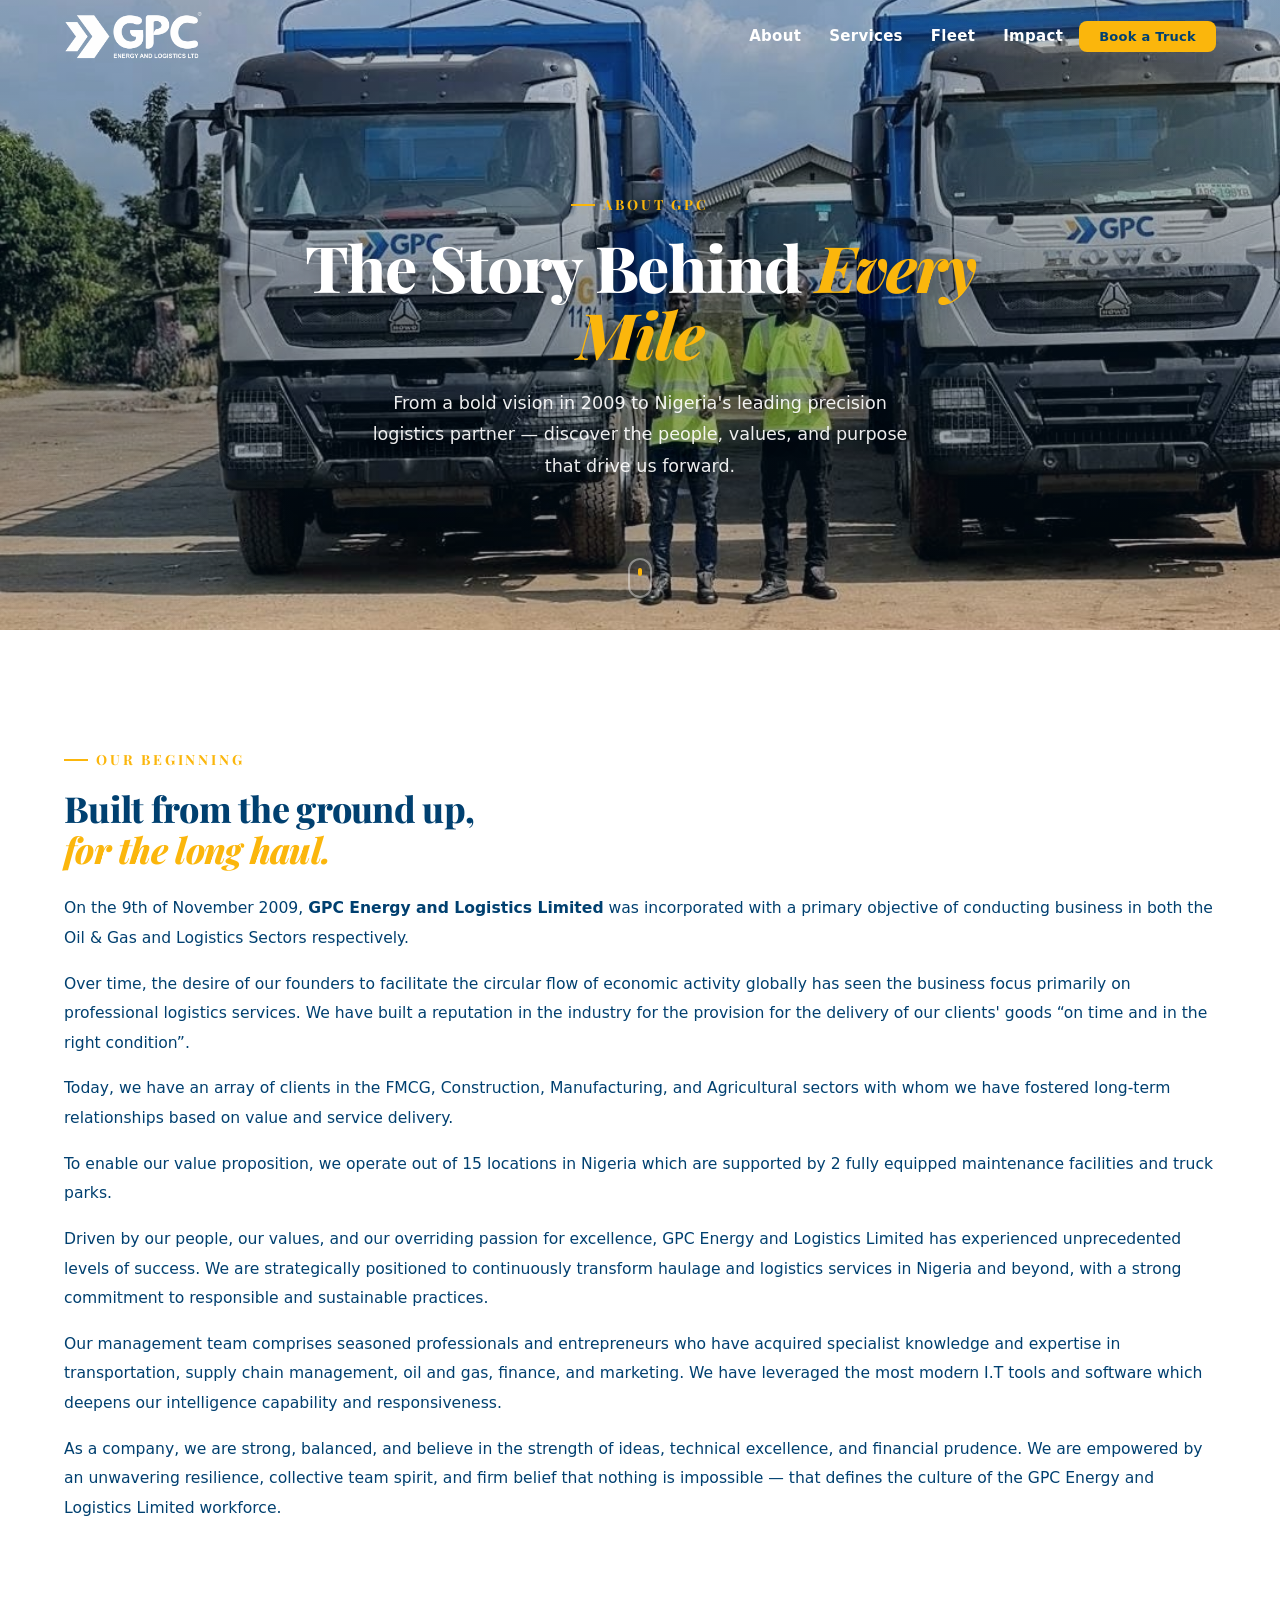
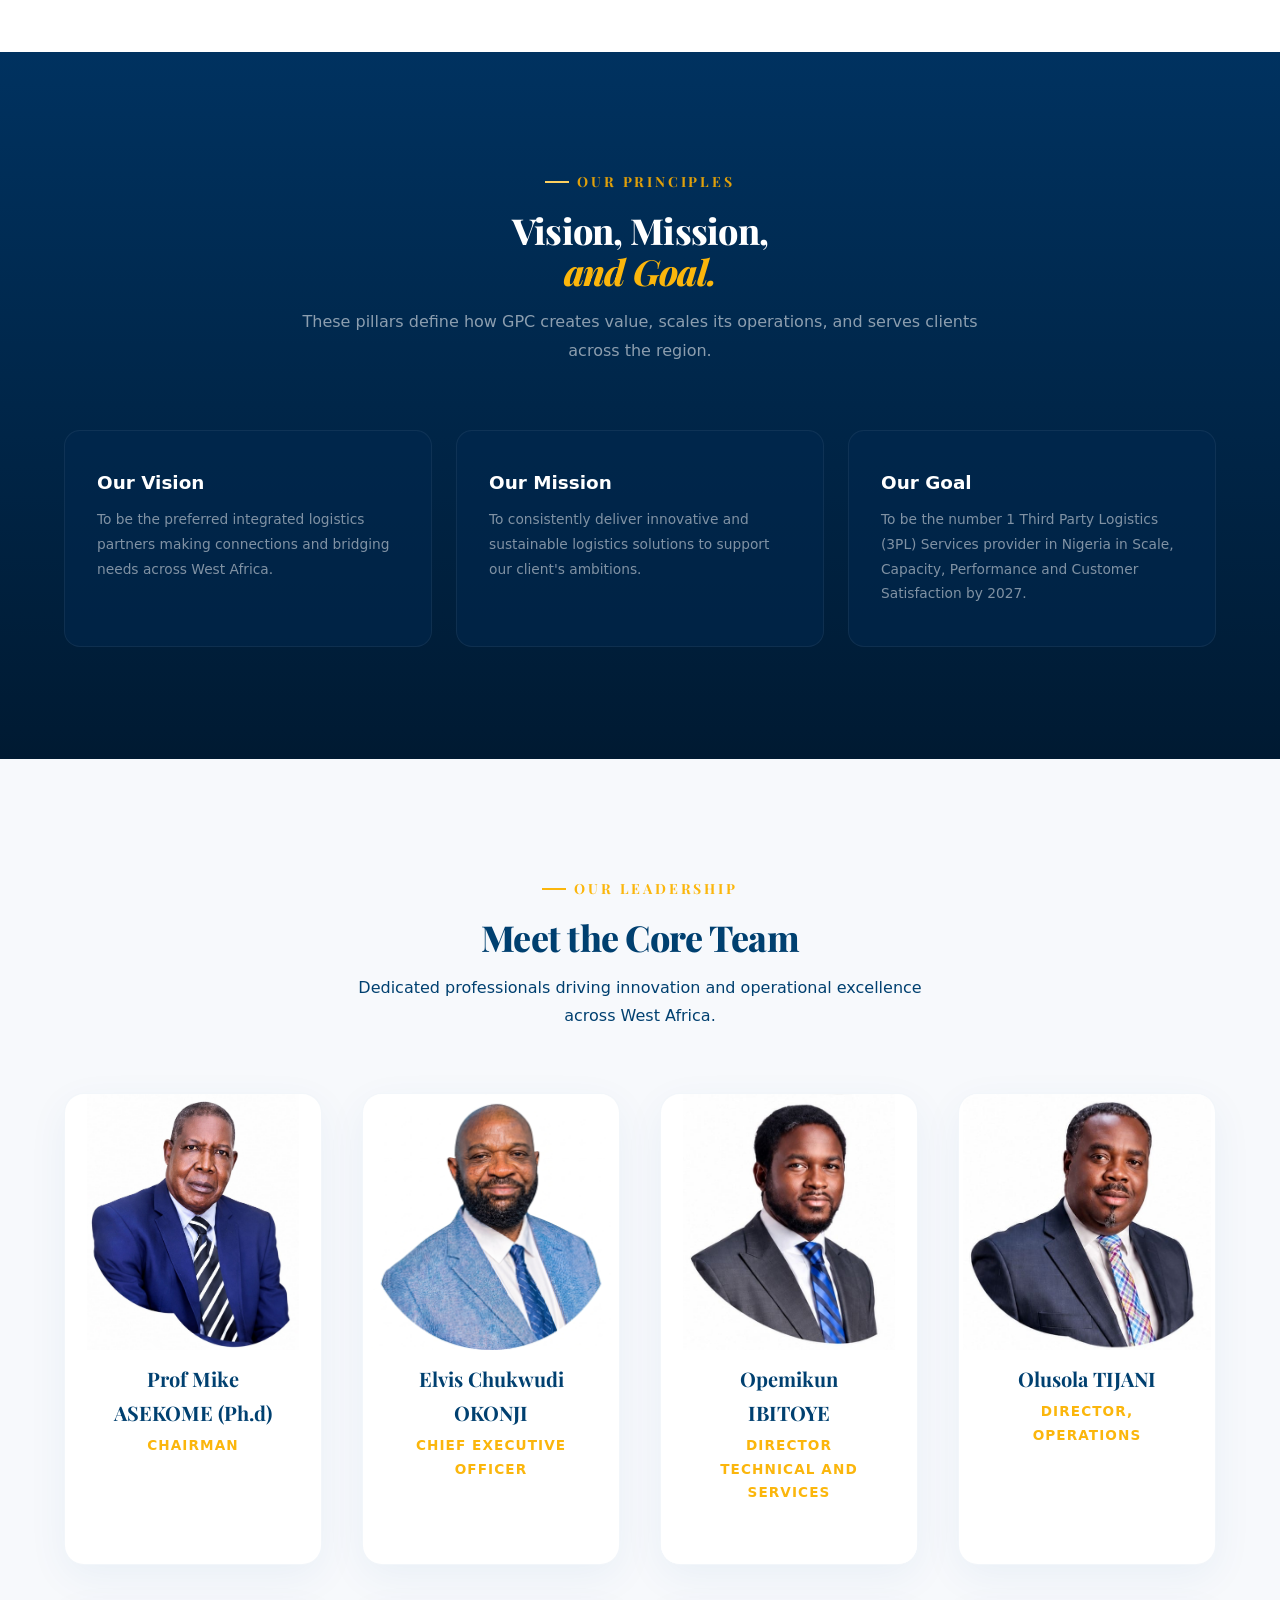
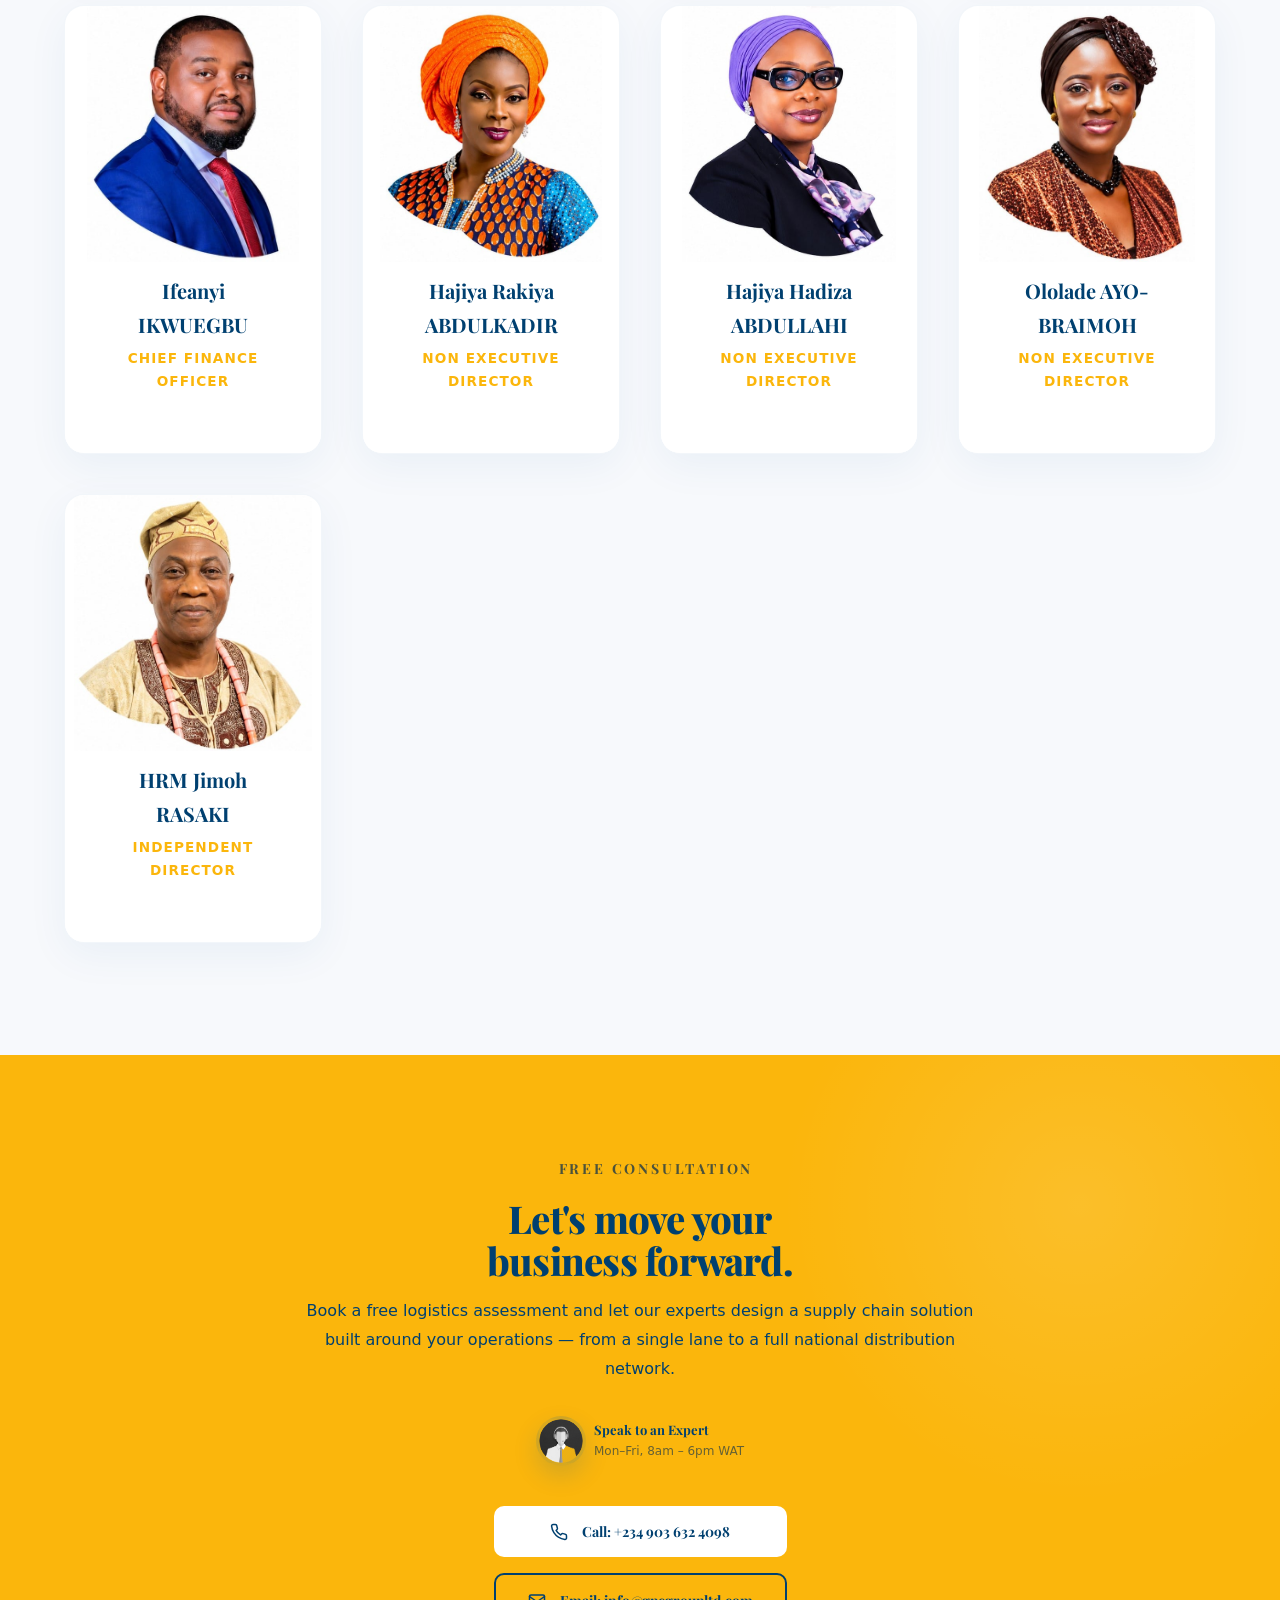
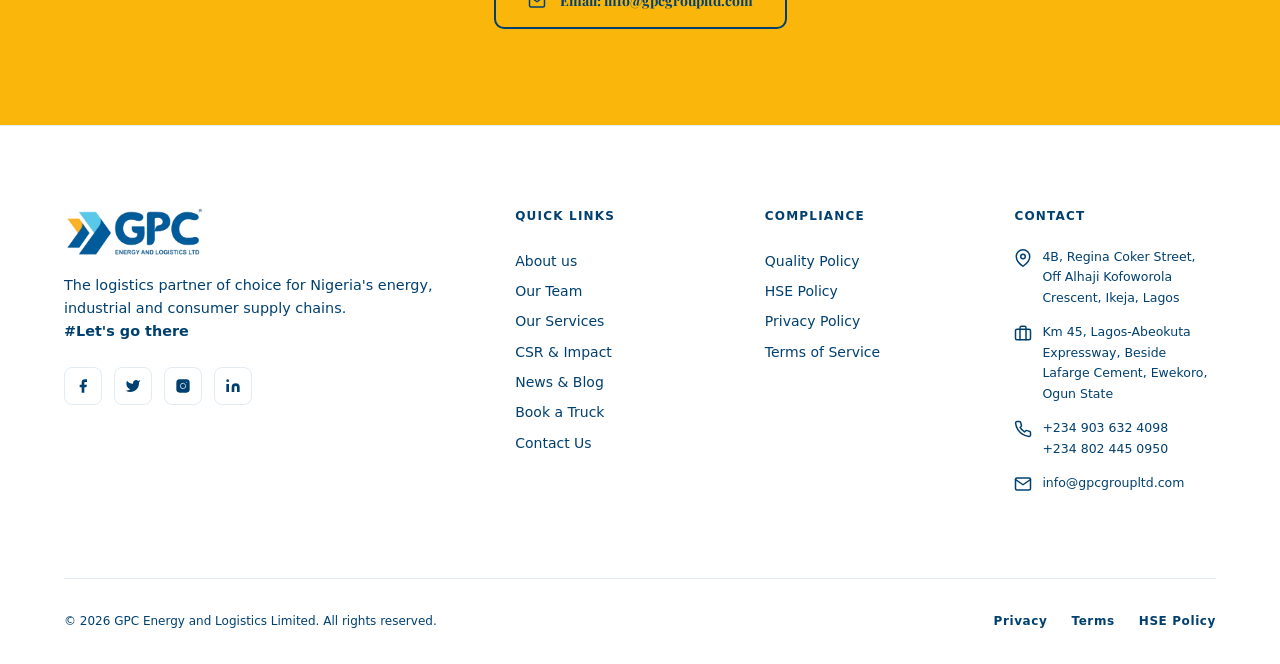
<file: about.html>
<!doctype html>
<html lang="en">
	<head>
		<meta charset="UTF-8" />
		<meta name="viewport" content="width=device-width, initial-scale=1.0" />
		<meta
			name="description"
			content="About GPC Energy and Logistics Limited — Nigeria's leading precision truck logistics company. Our story, values, and commitment to excellence."
		/>
		<meta
			property="og:title"
			content="About Us — GPC Energy and Logistics Limited"
		/>
		<meta
			property="og:description"
			content="Discover the story behind Nigeria's foremost precision logistics company."
		/>
		<title>About Us — GPC Energy and Logistics Limited</title>
		<link rel="icon" type="image/png" href="/images/favicon.png" />
		<link rel="stylesheet" href="/styles/about.css" />
		<link rel="preconnect" href="https://fonts.googleapis.com" />
		<link rel="preconnect" href="https://fonts.gstatic.com" crossorigin />
		<link
			href="https://fonts.googleapis.com/css2?family=Playfair+Display:ital,wght@0,700;0,900;1,700&display=swap"
			rel="stylesheet"
		/>
		<base target="_blank" />
	</head>
	<body>
		<!-- NAV -->
		<nav class="nav" id="main-nav" aria-label="Main navigation">
			<div class="nav__inner">
				<a
					href="/"
					target="_self"
					class="nav__logo"
					aria-label="GPC Energy and Logistics Home"
					style="flex-shrink: 0"
				>
					<img
						id="nav-logo-image"
						src="images/logo-white.png"
						alt="GPC Energy and Logistics Logo"
						style="height: 50px; width: auto; object-fit: contain"
					/>
				</a>
				<ul class="nav__links" role="list">
					<li>
						<a href="/index.html#about" target="_self">About</a>
					</li>
					<li>
						<a href="/index.html#services" target="_self"
							>Services</a
						>
					</li>
					<li>
						<a href="/index.html#fleet" target="_self">Fleet</a>
					</li>
					<li><a href="/index.html#csr" target="_self">Impact</a></li>
					<li>
						<a
							href="/index.html#contact"
							class="nav__cta"
							target="_self"
							>Book a Truck</a
						>
					</li>
				</ul>
				<button
					class="nav__hamburger"
					id="hamburger"
					aria-label="Open menu"
					aria-expanded="false"
				>
					<span></span><span></span><span></span>
				</button>
			</div>
		</nav>

		<!-- Mobile Nav -->
		<div
			class="nav__mobile"
			id="mobile-menu"
			role="dialog"
			aria-label="Mobile navigation"
		>
			<a href="/index.html#about" target="_self" class="mobile-link"
				>About</a
			>
			<a href="/index.html#services" target="_self" class="mobile-link"
				>Services</a
			>
			<a href="/index.html#fleet" target="_self" class="mobile-link"
				>Fleet</a
			>
			<a href="/index.html#csr" target="_self" class="mobile-link"
				>Impact</a
			>
			<a
				href="/index.html#contact"
				target="_self"
				class="nav__cta mobile-link"
				>Book a Truck</a
			>
		</div>

		<!-- HERO -->
		<section
			class="page-hero"
			aria-label="About Us Hero"
			style="
				background-image:
					linear-gradient(
						-180deg,
						rgba(0, 24, 46, 0.2) 0%,
						rgba(0, 24, 46, 0.4) 60%,
						rgba(0, 24, 46, 0.2) 100%
					),
					url(&quot;/images/about-gpc.jpg&quot;);
				background-size: cover;
				background-position: center;
			"
		>
			<div class="page-hero__inner">
				<span class="label">About GPC</span>
				<h1>The Story Behind <em>Every Mile</em></h1>
				<p>
					From a bold vision in 2009 to Nigeria's leading precision
					logistics partner — discover the people, values, and purpose
					that drive us forward.
				</p>
			</div>
			<div class="page-hero__scroll" aria-hidden="true">
				<span></span>
			</div>
		</section>

		<!-- ORIGIN STORY -->
		<section class="origin" id="origin" aria-labelledby="origin-heading">
			<div class="container">
				<div class="origin__content origin__content--full reveal-right">
					<span class="label">Our Beginning</span>
					<h2 id="origin-heading">
						Built from the ground up,<br /><em
							>for the long haul.</em
						>
					</h2>
					<p>
						On the 9th of November 2009,
						<strong>GPC Energy and Logistics Limited</strong> was
						incorporated with a primary objective of conducting
						business in both the Oil &amp; Gas and Logistics Sectors
						respectively.
					</p>
					<p>
						Over time, the desire of our founders to facilitate the
						circular flow of economic activity globally has seen the
						business focus primarily on professional logistics
						services. We have built a reputation in the industry for
						the provision for the delivery of our clients' goods “on
						time and in the right condition”.
					</p>
					<p>
						Today, we have an array of clients in the FMCG,
						Construction, Manufacturing, and Agricultural sectors
						with whom we have fostered long-term relationships based
						on value and service delivery.
					</p>
					<p>
						To enable our value proposition, we operate out of 15
						locations in Nigeria which are supported by 2 fully
						equipped maintenance facilities and truck parks.
					</p>
					<p>
						Driven by our people, our values, and our overriding
						passion for excellence, GPC Energy and Logistics Limited
						has experienced unprecedented levels of success. We are
						strategically positioned to continuously transform
						haulage and logistics services in Nigeria and beyond,
						with a strong commitment to responsible and sustainable
						practices.
					</p>
					<p>
						Our management team comprises seasoned professionals and
						entrepreneurs who have acquired specialist knowledge and
						expertise in transportation, supply chain management,
						oil and gas, finance, and marketing. We have leveraged
						the most modern I.T tools and software which deepens our
						intelligence capability and responsiveness.
					</p>
					<p>
						As a company, we are strong, balanced, and believe in
						the strength of ideas, technical excellence, and
						financial prudence. We are empowered by an unwavering
						resilience, collective team spirit, and firm belief that
						nothing is impossible — that defines the culture of the
						GPC Energy and Logistics Limited workforce.
					</p>
				</div>
			</div>
		</section>

		<!-- VALUES -->
		<section class="values" aria-labelledby="values-heading">
			<div class="container">
				<div class="values__header reveal">
					<span class="label label--light">Our Principles</span>
					<h2 id="values-heading">
						Vision, Mission,<br /><em>and Goal.</em>
					</h2>
					<p>
						These pillars define how GPC creates value, scales its
						operations, and serves clients across the region.
					</p>
				</div>
				<div class="values__grid">
					<div class="value-card reveal reveal-delay-1">
						<h3>Our Vision</h3>
						<p>
							To be the preferred integrated logistics partners
							making connections and bridging needs across West
							Africa.
						</p>
					</div>
					<div class="value-card reveal reveal-delay-2">
						<h3>Our Mission</h3>
						<p>
							To consistently deliver innovative and sustainable
							logistics solutions to support our client's
							ambitions.
						</p>
					</div>
					<div class="value-card reveal reveal-delay-3">
						<h3>Our Goal</h3>
						<p>
							To be the number 1 Third Party Logistics (3PL)
							Services provider in Nigeria in Scale, Capacity,
							Performance and Customer Satisfaction by 2027.
						</p>
					</div>
				</div>
			</div>
		</section>

		<!-- MANAGEMENT -->
		<section
			class="team"
			id="team"
			aria-labelledby="team-heading"
			style="background: var(--off-white); padding: 7rem 0"
		>
			<div class="container">
				<div
					class="team__header reveal"
					style="text-align: center; margin-bottom: 4rem"
				>
					<span class="label" style="justify-content: center"
						>Our Leadership</span
					>
					<h2
						id="team-heading"
						style="
							font-family: var(--ff-head);
							font-size: clamp(1.9rem, 2.8vw, 2.6rem);
							font-weight: 800;
							color: var(--blue-dark);
							line-height: 1.15;
							margin-bottom: 1rem;
							letter-spacing: -0.02em;
						"
					>
						Meet the Core Team
					</h2>
					<p
						style="
							color: var(--blue-dark);
							font-size: 1rem;
							max-width: 600px;
							margin: 0 auto;
						"
					>
						Dedicated professionals driving innovation and
						operational excellence across West Africa.
					</p>
				</div>

				<style>
					@import url("https://fonts.googleapis.com/css2?family=Playfair+Display:ital,wght@0,700;0,900;1,700&display=swap");

					.team-card-v2 {
						background: var(--white);
						border-radius: 20px;
						overflow: hidden;
						box-shadow: 0 12px 40px rgba(0, 90, 155, 0.06);
						transition: all 0.4s cubic-bezier(0.2, 0.8, 0.2, 1);
						border: 1px solid rgba(0, 90, 155, 0.05);
						position: relative;
						cursor: pointer;
					}
					.team-card-v2:hover {
						transform: translateY(-12px);
						box-shadow: 0 24px 64px rgba(0, 90, 155, 0.12);
					}
					.team-card-v2__img-wrap {
						overflow: hidden;
						aspect-ratio: 1;
						position: relative;
					}
					.team-card-v2__img-wrap::after {
						content: "";
						position: absolute;
						inset: 0;
						background: linear-gradient(
							to top,
							rgba(0, 43, 84, 0.4) 0%,
							transparent 50%
						);
						opacity: 0;
						transition: opacity 0.4s ease;
					}
					.team-card-v2:hover .team-card-v2__img-wrap::after {
						opacity: 1;
					}
					.team-card-v2 img {
						width: 100%;
						height: 100%;
						object-fit: contain;
						transition: transform 0.7s
							cubic-bezier(0.2, 0.8, 0.2, 1);
					}
					.team-card-v2:hover img {
						transform: scale(1.08);
					}
					.team-card-v2__content {
						padding: 0.75rem 2.5rem;
						text-align: center;
						position: relative;
						background: var(--white);
						z-index: 2;
					}
					.team-card-v2__social {
						display: flex;
						gap: 12px;
						justify-content: center;
						margin-top: 1rem;
						opacity: 0;
						transform: translateY(10px);
						transition: all 0.4s cubic-bezier(0.2, 0.8, 0.2, 1);
					}
					.team-card-v2:hover .team-card-v2__social {
						opacity: 1;
						transform: translateY(0);
					}
					.social-icon {
						width: 32px;
						height: 32px;
						border-radius: 50%;
						background: var(--off-white);
						display: flex;
						align-items: center;
						justify-content: center;
						color: var(--blue);
						transition:
							background 0.3s,
							color 0.3s;
					}
					.social-icon:hover {
						background: var(--blue);
						color: var(--white);
					}
				</style>

				<div
					class="team__grid"
					style="
						display: grid;
						grid-template-columns: repeat(
							auto-fit,
							minmax(200px, 1fr)
						);
						gap: 2.5rem;
					"
				>
					<div class="team-card-v2 reveal reveal-delay-1">
						<div class="team-card-v2__img-wrap">
							<img
								src="team/mike.jpg"
								alt="Prof Mike ASEKOME (Ph.d)"
							/>
						</div>
						<div class="team-card-v2__content">
							<h3
								style="
									font-family: var(--ff-head);
									font-size: 1.25rem;
									color: var(--blue-dark);
									margin-bottom: 0.3rem;
								"
							>
								Prof Mike ASEKOME (Ph.d)
							</h3>
							<p
								style="
									font-size: 0.85rem;
									color: var(--amber);
									font-weight: 700;
									text-transform: uppercase;
									letter-spacing: 0.08em;
								"
							>
								CHAIRMAN
							</p>
							<div class="team-card-v2__social">
								<a href="#" class="social-icon"
									><svg
										width="14"
										height="14"
										viewBox="0 0 24 24"
										fill="none"
										stroke="currentColor"
										stroke-width="2"
									>
										<path
											d="M16 8a6 6 0 0 1 6 6v7h-4v-7a2 2 0 0 0-2-2 2 2 0 0 0-2 2v7h-4v-7a6 6 0 0 1 6-6z"
										></path>
										<rect
											x="2"
											y="9"
											width="4"
											height="12"
										></rect>
										<circle
											cx="4"
											cy="4"
											r="2"
										></circle></svg
								></a>
								<a href="#" class="social-icon"
									><svg
										width="14"
										height="14"
										viewBox="0 0 24 24"
										fill="none"
										stroke="currentColor"
										stroke-width="2"
									>
										<path
											d="M23 3a10.9 10.9 0 0 1-3.14 1.53 4.48 4.48 0 0 0-7.86 3v1A10.66 10.66 0 0 1 3 4s-4 9 5 13a11.64 11.64 0 0 1-7 2c9 5 20 0 20-11.5a4.5 4.5 0 0 0-.08-.83A7.72 7.72 0 0 0 23 3z"
										></path></svg
								></a>
							</div>
						</div>
					</div>
					<div class="team-card-v2 reveal reveal-delay-2">
						<div class="team-card-v2__img-wrap">
							<img
								src="team/elvis.jpg"
								style="
									object-fit: contain;
									height: 100%;
									width: 100%;
								"
								alt="Elvis Chukwudi OKONJI"
							/>
						</div>
						<div class="team-card-v2__content">
							<h3
								style="
									font-family: var(--ff-head);
									font-size: 1.25rem;
									color: var(--blue-dark);
									margin-bottom: 0.3rem;
								"
							>
								Elvis Chukwudi OKONJI
							</h3>
							<p
								style="
									font-size: 0.85rem;
									color: var(--amber);
									font-weight: 700;
									text-transform: uppercase;
									letter-spacing: 0.08em;
								"
							>
								CHIEF EXECUTIVE OFFICER
							</p>
							<div class="team-card-v2__social">
								<a href="#" class="social-icon"
									><svg
										width="14"
										height="14"
										viewBox="0 0 24 24"
										fill="none"
										stroke="currentColor"
										stroke-width="2"
									>
										<path
											d="M16 8a6 6 0 0 1 6 6v7h-4v-7a2 2 0 0 0-2-2 2 2 0 0 0-2 2v7h-4v-7a6 6 0 0 1 6-6z"
										></path>
										<rect
											x="2"
											y="9"
											width="4"
											height="12"
										></rect>
										<circle
											cx="4"
											cy="4"
											r="2"
										></circle></svg
								></a>
								<a href="#" class="social-icon"
									><svg
										width="14"
										height="14"
										viewBox="0 0 24 24"
										fill="none"
										stroke="currentColor"
										stroke-width="2"
									>
										<path
											d="M23 3a10.9 10.9 0 0 1-3.14 1.53 4.48 4.48 0 0 0-7.86 3v1A10.66 10.66 0 0 1 3 4s-4 9 5 13a11.64 11.64 0 0 1-7 2c9 5 20 0 20-11.5a4.5 4.5 0 0 0-.08-.83A7.72 7.72 0 0 0 23 3z"
										></path></svg
								></a>
							</div>
						</div>
					</div>

					<div class="team-card-v2 reveal reveal-delay-3">
						<div class="team-card-v2__img-wrap">
							<img
								src="team/ibitoye.jpg"
								alt="Opemikun IBITOYE"
							/>
						</div>
						<div class="team-card-v2__content">
							<h3
								style="
									font-family: var(--ff-head);
									font-size: 1.25rem;
									color: var(--blue-dark);
									margin-bottom: 0.3rem;
								"
							>
								Opemikun IBITOYE
							</h3>
							<p
								style="
									font-size: 0.85rem;
									color: var(--amber);
									font-weight: 700;
									text-transform: uppercase;
									letter-spacing: 0.08em;
								"
							>
								DIRECTOR TECHNICAL AND SERVICES
							</p>
							<div class="team-card-v2__social">
								<a href="#" class="social-icon"
									><svg
										width="14"
										height="14"
										viewBox="0 0 24 24"
										fill="none"
										stroke="currentColor"
										stroke-width="2"
									>
										<path
											d="M16 8a6 6 0 0 1 6 6v7h-4v-7a2 2 0 0 0-2-2 2 2 0 0 0-2 2v7h-4v-7a6 6 0 0 1 6-6z"
										></path>
										<rect
											x="2"
											y="9"
											width="4"
											height="12"
										></rect>
										<circle
											cx="4"
											cy="4"
											r="2"
										></circle></svg
								></a>
								<a href="#" class="social-icon"
									><svg
										width="14"
										height="14"
										viewBox="0 0 24 24"
										fill="none"
										stroke="currentColor"
										stroke-width="2"
									>
										<path
											d="M23 3a10.9 10.9 0 0 1-3.14 1.53 4.48 4.48 0 0 0-7.86 3v1A10.66 10.66 0 0 1 3 4s-4 9 5 13a11.64 11.64 0 0 1-7 2c9 5 20 0 20-11.5a4.5 4.5 0 0 0-.08-.83A7.72 7.72 0 0 0 23 3z"
										></path></svg
								></a>
							</div>
						</div>
					</div>
					<div class="team-card-v2 reveal reveal-delay-4">
						<div class="team-card-v2__img-wrap">
							<img src="team/tijani.jpg" alt="Olusola TIJANI" />
						</div>
						<div class="team-card-v2__content">
							<h3
								style="
									font-family: var(--ff-head);
									font-size: 1.25rem;
									color: var(--blue-dark);
									margin-bottom: 0.3rem;
								"
							>
								Olusola TIJANI
							</h3>
							<p
								style="
									font-size: 0.85rem;
									color: var(--amber);
									font-weight: 700;
									text-transform: uppercase;
									letter-spacing: 0.08em;
								"
							>
								DIRECTOR, OPERATIONS
							</p>
							<div class="team-card-v2__social">
								<a href="#" class="social-icon"
									><svg
										width="14"
										height="14"
										viewBox="0 0 24 24"
										fill="none"
										stroke="currentColor"
										stroke-width="2"
									>
										<path
											d="M16 8a6 6 0 0 1 6 6v7h-4v-7a2 2 0 0 0-2-2 2 2 0 0 0-2 2v7h-4v-7a6 6 0 0 1 6-6z"
										></path>
										<rect
											x="2"
											y="9"
											width="4"
											height="12"
										></rect>
										<circle
											cx="4"
											cy="4"
											r="2"
										></circle></svg
								></a>
								<a href="#" class="social-icon"
									><svg
										width="14"
										height="14"
										viewBox="0 0 24 24"
										fill="none"
										stroke="currentColor"
										stroke-width="2"
									>
										<path
											d="M23 3a10.9 10.9 0 0 1-3.14 1.53 4.48 4.48 0 0 0-7.86 3v1A10.66 10.66 0 0 1 3 4s-4 9 5 13a11.64 11.64 0 0 1-7 2c9 5 20 0 20-11.5a4.5 4.5 0 0 0-.08-.83A7.72 7.72 0 0 0 23 3z"
										></path></svg
								></a>
							</div>
						</div>
					</div>
					<div class="team-card-v2 reveal reveal-delay-3">
						<div class="team-card-v2__img-wrap">
							<img
								src="team/ifeanyi.jpg"
								alt="Mr. Ifeanyi IKWUEGBU"
							/>
						</div>
						<div class="team-card-v2__content">
							<h3
								style="
									font-family: var(--ff-head);
									font-size: 1.25rem;
									color: var(--blue-dark);
									margin-bottom: 0.3rem;
								"
							>
								Ifeanyi IKWUEGBU
							</h3>
							<p
								style="
									font-size: 0.85rem;
									color: var(--amber);
									font-weight: 700;
									text-transform: uppercase;
									letter-spacing: 0.08em;
								"
							>
								CHIEF FINANCE OFFICER
							</p>
							<div class="team-card-v2__social">
								<a href="#" class="social-icon"
									><svg
										width="14"
										height="14"
										viewBox="0 0 24 24"
										fill="none"
										stroke="currentColor"
										stroke-width="2"
									>
										<path
											d="M16 8a6 6 0 0 1 6 6v7h-4v-7a2 2 0 0 0-2-2 2 2 0 0 0-2 2v7h-4v-7a6 6 0 0 1 6-6z"
										></path>
										<rect
											x="2"
											y="9"
											width="4"
											height="12"
										></rect>
										<circle
											cx="4"
											cy="4"
											r="2"
										></circle></svg
								></a>
								<a href="#" class="social-icon"
									><svg
										width="14"
										height="14"
										viewBox="0 0 24 24"
										fill="none"
										stroke="currentColor"
										stroke-width="2"
									>
										<path
											d="M23 3a10.9 10.9 0 0 1-3.14 1.53 4.48 4.48 0 0 0-7.86 3v1A10.66 10.66 0 0 1 3 4s-4 9 5 13a11.64 11.64 0 0 1-7 2c9 5 20 0 20-11.5a4.5 4.5 0 0 0-.08-.83A7.72 7.72 0 0 0 23 3z"
										></path></svg
								></a>
							</div>
						</div>
					</div>
					<div class="team-card-v2 reveal reveal-delay-1">
						<div class="team-card-v2__img-wrap">
							<img
								src="team/hajiya.jpg"
								alt="Hajiya Rakiya ABDULKADIR"
							/>
						</div>
						<div class="team-card-v2__content">
							<h3
								style="
									font-family: var(--ff-head);
									font-size: 1.25rem;
									color: var(--blue-dark);
									margin-bottom: 0.3rem;
								"
							>
								Hajiya Rakiya ABDULKADIR
							</h3>
							<p
								style="
									font-size: 0.85rem;
									color: var(--amber);
									font-weight: 700;
									text-transform: uppercase;
									letter-spacing: 0.08em;
								"
							>
								NON EXECUTIVE DIRECTOR
							</p>
							<div class="team-card-v2__social">
								<a href="#" class="social-icon"
									><svg
										width="14"
										height="14"
										viewBox="0 0 24 24"
										fill="none"
										stroke="currentColor"
										stroke-width="2"
									>
										<path
											d="M16 8a6 6 0 0 1 6 6v7h-4v-7a2 2 0 0 0-2-2 2 2 0 0 0-2 2v7h-4v-7a6 6 0 0 1 6-6z"
										></path>
										<rect
											x="2"
											y="9"
											width="4"
											height="12"
										></rect>
										<circle
											cx="4"
											cy="4"
											r="2"
										></circle></svg
								></a>
								<a href="#" class="social-icon"
									><svg
										width="14"
										height="14"
										viewBox="0 0 24 24"
										fill="none"
										stroke="currentColor"
										stroke-width="2"
									>
										<path
											d="M23 3a10.9 10.9 0 0 1-3.14 1.53 4.48 4.48 0 0 0-7.86 3v1A10.66 10.66 0 0 1 3 4s-4 9 5 13a11.64 11.64 0 0 1-7 2c9 5 20 0 20-11.5a4.5 4.5 0 0 0-.08-.83A7.72 7.72 0 0 0 23 3z"
										></path></svg
								></a>
							</div>
						</div>
					</div>
					<div class="team-card-v2 reveal reveal-delay-2">
						<div class="team-card-v2__img-wrap">
							<img
								src="team/kubura.jpg"
								alt="Hajiya Hadiza ABDULLAHI"
							/>
						</div>
						<div class="team-card-v2__content">
							<h3
								style="
									font-family: var(--ff-head);
									font-size: 1.25rem;
									color: var(--blue-dark);
									margin-bottom: 0.3rem;
								"
							>
								Hajiya Hadiza ABDULLAHI
							</h3>
							<p
								style="
									font-size: 0.85rem;
									color: var(--amber);
									font-weight: 700;
									text-transform: uppercase;
									letter-spacing: 0.08em;
								"
							>
								NON EXECUTIVE DIRECTOR
							</p>
							<div class="team-card-v2__social">
								<a href="#" class="social-icon"
									><svg
										width="14"
										height="14"
										viewBox="0 0 24 24"
										fill="none"
										stroke="currentColor"
										stroke-width="2"
									>
										<path
											d="M16 8a6 6 0 0 1 6 6v7h-4v-7a2 2 0 0 0-2-2 2 2 0 0 0-2 2v7h-4v-7a6 6 0 0 1 6-6z"
										></path>
										<rect
											x="2"
											y="9"
											width="4"
											height="12"
										></rect>
										<circle
											cx="4"
											cy="4"
											r="2"
										></circle></svg
								></a>
								<a href="#" class="social-icon"
									><svg
										width="14"
										height="14"
										viewBox="0 0 24 24"
										fill="none"
										stroke="currentColor"
										stroke-width="2"
									>
										<path
											d="M23 3a10.9 10.9 0 0 1-3.14 1.53 4.48 4.48 0 0 0-7.86 3v1A10.66 10.66 0 0 1 3 4s-4 9 5 13a11.64 11.64 0 0 1-7 2c9 5 20 0 20-11.5a4.5 4.5 0 0 0-.08-.83A7.72 7.72 0 0 0 23 3z"
										></path></svg
								></a>
							</div>
						</div>
					</div>
					<div class="team-card-v2 reveal reveal-delay-3">
						<div class="team-card-v2__img-wrap">
							<img
								src="team/ololade.jpg"
								alt="Mrs. Ololade AYO-BRAIMOH"
							/>
						</div>
						<div class="team-card-v2__content">
							<h3
								style="
									font-family: var(--ff-head);
									font-size: 1.25rem;
									color: var(--blue-dark);
									margin-bottom: 0.3rem;
								"
							>
								Ololade AYO-BRAIMOH
							</h3>
							<p
								style="
									font-size: 0.85rem;
									color: var(--amber);
									font-weight: 700;
									text-transform: uppercase;
									letter-spacing: 0.08em;
								"
							>
								NON EXECUTIVE DIRECTOR
							</p>
							<div class="team-card-v2__social">
								<a href="#" class="social-icon"
									><svg
										width="14"
										height="14"
										viewBox="0 0 24 24"
										fill="none"
										stroke="currentColor"
										stroke-width="2"
									>
										<path
											d="M16 8a6 6 0 0 1 6 6v7h-4v-7a2 2 0 0 0-2-2 2 2 0 0 0-2 2v7h-4v-7a6 6 0 0 1 6-6z"
										></path>
										<rect
											x="2"
											y="9"
											width="4"
											height="12"
										></rect>
										<circle
											cx="4"
											cy="4"
											r="2"
										></circle></svg
								></a>
								<a href="#" class="social-icon"
									><svg
										width="14"
										height="14"
										viewBox="0 0 24 24"
										fill="none"
										stroke="currentColor"
										stroke-width="2"
									>
										<path
											d="M23 3a10.9 10.9 0 0 1-3.14 1.53 4.48 4.48 0 0 0-7.86 3v1A10.66 10.66 0 0 1 3 4s-4 9 5 13a11.64 11.64 0 0 1-7 2c9 5 20 0 20-11.5a4.5 4.5 0 0 0-.08-.83A7.72 7.72 0 0 0 23 3z"
										></path></svg
								></a>
							</div>
						</div>
					</div>
					<div class="team-card-v2 reveal reveal-delay-4">
						<div class="team-card-v2__img-wrap">
							<img src="team/rasaki.jpg" alt="HRM Jimoh rasaki" />
						</div>
						<div class="team-card-v2__content">
							<h3
								style="
									font-family: var(--ff-head);
									font-size: 1.25rem;
									color: var(--blue-dark);
									margin-bottom: 0.3rem;
								"
							>
								HRM Jimoh RASAKI
							</h3>
							<p
								style="
									font-size: 0.85rem;
									color: var(--amber);
									font-weight: 700;
									text-transform: uppercase;
									letter-spacing: 0.08em;
								"
							>
								INDEPENDENT DIRECTOR
							</p>
							<div class="team-card-v2__social">
								<a href="#" class="social-icon"
									><svg
										width="14"
										height="14"
										viewBox="0 0 24 24"
										fill="none"
										stroke="currentColor"
										stroke-width="2"
									>
										<path
											d="M16 8a6 6 0 0 1 6 6v7h-4v-7a2 2 0 0 0-2-2 2 2 0 0 0-2 2v7h-4v-7a6 6 0 0 1 6-6z"
										></path>
										<rect
											x="2"
											y="9"
											width="4"
											height="12"
										></rect>
										<circle
											cx="4"
											cy="4"
											r="2"
										></circle></svg
								></a>
								<a href="#" class="social-icon"
									><svg
										width="14"
										height="14"
										viewBox="0 0 24 24"
										fill="none"
										stroke="currentColor"
										stroke-width="2"
									>
										<path
											d="M23 3a10.9 10.9 0 0 1-3.14 1.53 4.48 4.48 0 0 0-7.86 3v1A10.66 10.66 0 0 1 3 4s-4 9 5 13a11.64 11.64 0 0 1-7 2c9 5 20 0 20-11.5a4.5 4.5 0 0 0-.08-.83A7.72 7.72 0 0 0 23 3z"
										></path></svg
								></a>
							</div>
						</div>
					</div>
				</div>
			</div>
		</section>

		<!-- CTA -->
		<section class="cta-section" id="contact" aria-labelledby="cta-heading">
			<div class="container">
				<div class="cta-section__inner">
					<div class="cta-section__left reveal">
						<span class="label" style="color: rgba(0, 40, 80, 0.7)"
							>Free Consultation</span
						>
						<h2 id="cta-heading">
							Let's move your<br />business forward.
						</h2>
						<p>
							Book a free logistics assessment and let our experts
							design a supply chain solution built around your
							operations — from a single lane to a full national
							distribution network.
						</p>
						<div
							style="
								margin-top: 2rem;
								display: flex;
								flex-direction: column;
								align-items: center;
								justify-content: center;
								gap: 1rem;
							"
						>
							<div
								style="
									display: flex;
									flex-direction: row;
									gap: 0.5rem;
									justify-content: center;
									align-items: center;
								"
							>
								<span class="cta-avatar">
									<img
										src="/images/avatar.png"
										alt="Avatar"
									/>
								</span>
								<div
									style="
										display: flex;
										flex-direction: column;
										justify-content: start;
										align-items: start;
									"
								>
									<div
										style="
											font-family: var(--ff-head);
											font-weight: 700;
											font-size: 13px;
											color: var(--blue-dark);
										"
									>
										Speak to an Expert
									</div>
									<div
										style="
											font-size: 12px;
											color: rgba(0, 40, 80, 0.6);
										"
									>
										Mon&ndash;Fri, 8am &ndash; 6pm WAT
									</div>
								</div>
							</div>
							<div
								style="
									display: flex;
									flex-direction: column;
									gap: 1rem;
									align-items: center;
									margin-top: 1.5rem;
								"
							>
								<a
									href="tel:+2349036324098"
									class="btn-dark"
									style="
										width: 100%;
										max-width: 320px;
										justify-content: center;
									"
									><svg
										viewBox="0 0 24 24"
										width="18"
										height="18"
										style="
											vertical-align: middle;
											margin-right: 6px;
										"
										fill="none"
										stroke="currentColor"
										stroke-width="2"
										stroke-linecap="round"
										stroke-linejoin="round"
									>
										<path
											d="M22 16.92v3a2 2 0 0 1-2.18 2 19.79 19.79 0 0 1-8.63-3.07 19.5 19.5 0 0 1-6-6 19.79 19.79 0 0 1-3.07-8.67A2 2 0 0 1 4.11 2h3a2 2 0 0 1 2 1.72 12.84 12.84 0 0 0 .7 2.81 2 2 0 0 1-.45 2.11L8.09 9.91a16 16 0 0 0 6 6l1.27-1.27a2 2 0 0 1 2.11-.45 12.84 12.84 0 0 0 2.81.7A2 2 0 0 1 22 16.92z"
										></path>
									</svg>
									Call: +234 903 632 4098</a
								>
								<a
									href="mailto:info@gpcgroupltd.com"
									class="btn-dark"
									style="
										width: 100%;
										max-width: 320px;
										justify-content: center;
										background: transparent;
										border: 2px solid var(--blue-dark);
										color: var(--blue-dark);
									"
									><svg
										viewBox="0 0 24 24"
										width="18"
										height="18"
										style="
											vertical-align: middle;
											margin-right: 6px;
										"
										fill="none"
										stroke="currentColor"
										stroke-width="2"
										stroke-linecap="round"
										stroke-linejoin="round"
									>
										<path
											d="M4 4h16c1.1 0 2 .9 2 2v12c0 1.1-.9 2-2 2H4c-1.1 0-2-.9-2-2V6c0-1.1.9-2 2-2z"
										></path>
										<polyline
											points="22,6 12,13 2,6"
										></polyline>
									</svg>
									Email: info@gpcgroupltd.com</a
								>
							</div>
						</div>
					</div>
				</div>
			</div>
		</section>

		<!-- FOOTER -->
		<footer class="footer" aria-label="Site footer">
			<div class="container">
				<div class="footer__top">
					<div>
						<div class="nav__logo" style="margin-bottom: 1rem">
							<img
								src="images/logo.png"
								alt="GPC Energy and Logistics Logo"
								style="
									height: 52px;
									width: auto;
									object-fit: contain;
								"
							/>
						</div>
						<p class="footer__brand-desc">
							The logistics partner of choice for Nigeria's
							energy, industrial and consumer supply chains.
							<br />
							<strong>#Let's go there</strong>
						</p>
						<div class="footer__social">
							<a
								href="https://www.facebook.com/gpcenergyandlogistics/"
								aria-label="Facebook"
								target="_blank"
								rel="noopener"
							>
								<svg
									viewBox="0 0 24 24"
									xmlns="http://www.w3.org/2000/svg"
								>
									<path
										d="M18 2h-3a5 5 0 00-5 5v3H7v4h3v8h4v-8h3l1-4h-4V7a1 1 0 011-1h3z"
									/>
								</svg>
							</a>
							<a
								href="https://twitter.com/GPC_group"
								aria-label="Twitter"
								target="_blank"
								rel="noopener"
							>
								<svg
									viewBox="0 0 24 24"
									xmlns="http://www.w3.org/2000/svg"
								>
									<path
										d="M23 3a10.9 10.9 0 01-3.14 1.53 4.48 4.48 0 00-7.86 3v1A10.66 10.66 0 013 4s-4 9 5 13a11.64 11.64 0 01-7 2c9 5 20 0 20-11.5a4.5 4.5 0 00-.08-.83A7.72 7.72 0 0023 3z"
									/>
								</svg>
							</a>
							<a
								href="https://www.instagram.com/gpc_energyandlogistics/"
								aria-label="Instagram"
								target="_blank"
								rel="noopener"
							>
								<svg
									viewBox="0 0 24 24"
									xmlns="http://www.w3.org/2000/svg"
								>
									<rect
										x="2"
										y="2"
										width="20"
										height="20"
										rx="5"
										ry="5"
									/>
									<path
										d="M16 11.37A4 4 0 1112.63 8 4 4 0 0116 11.37z"
										fill="none"
										stroke="rgba(255,255,255,0.7)"
										stroke-width="1.5"
									/>
									<line
										x1="17.5"
										y1="6.5"
										x2="17.51"
										y2="6.5"
										stroke="rgba(255,255,255,0.7)"
										stroke-width="1.5"
										stroke-linecap="round"
									/>
								</svg>
							</a>
							<a
								href="https://www.linkedin.com/in/gpc-logistics-0375a41a5/"
								aria-label="LinkedIn"
								target="_blank"
								rel="noopener"
							>
								<svg
									viewBox="0 0 24 24"
									xmlns="http://www.w3.org/2000/svg"
								>
									<path
										d="M16 8a6 6 0 016 6v7h-4v-7a2 2 0 00-2-2 2 2 0 00-2 2v7h-4v-7a6 6 0 016-6zM2 9h4v12H2z"
									/>
									<circle cx="4" cy="4" r="2" />
								</svg>
							</a>
						</div>
					</div>
					<div>
						<div class="footer__col-title">Quick Links</div>
						<ul class="footer__links">
							<li>
								<a href="index.html#about" target="_self"
									>About us</a
								>
							</li>
							<li>
								<a href="#team" target="_self">Our Team</a>
							</li>
							<li>
								<a href="index.html#services" target="_self"
									>Our Services</a
								>
							</li>
							<li>
								<a href="index.html#csr" target="_self"
									>CSR &amp; Impact</a
								>
							</li>
							<li>
								<a href="index.html#news-heading" target="_self"
									>News &amp; Blog</a
								>
							</li>
							<li>
								<a href="about.html#contact">Book a Truck</a>
							</li>
							<li>
								<a href="about.html#contact">Contact Us</a>
							</li>
						</ul>
					</div>
					<div>
						<div class="footer__col-title">Compliance</div>
						<ul class="footer__links">
							<li>
								<a href="/companies/HSE POLICY.pdf"
									>Quality Policy</a
								>
							</li>
							<li>
								<a href="/companies/HSE POLICY.pdf"
									>HSE Policy</a
								>
							</li>
							<li><a href="#">Privacy Policy</a></li>
							<li><a href="#">Terms of Service</a></li>
						</ul>
					</div>
					<div>
						<div class="footer__col-title">Contact</div>
						<div class="footer__contact-item">
							<span class="footer__contact-icon"
								><svg
									viewBox="0 0 24 24"
									width="18"
									height="18"
									fill="none"
									stroke="currentColor"
									stroke-width="2"
									stroke-linecap="round"
									stroke-linejoin="round"
								>
									<path
										d="M21 10c0 7-9 13-9 13s-9-6-9-13a9 9 0 0 1 18 0z"
									></path>
									<circle cx="12" cy="10" r="3"></circle></svg
							></span>
							<span class="footer__contact-text"
								>4B, Regina Coker Street, Off Alhaji Kofoworola
								Crescent, Ikeja, Lagos</span
							>
						</div>
						<div class="footer__contact-item">
							<span class="footer__contact-icon"
								><svg
									viewBox="0 0 24 24"
									width="18"
									height="18"
									fill="none"
									stroke="currentColor"
									stroke-width="2"
									stroke-linecap="round"
									stroke-linejoin="round"
								>
									<rect
										x="2"
										y="7"
										width="20"
										height="14"
										rx="2"
										ry="2"
									></rect>
									<path
										d="M16 21V5a2 2 0 0 0-2-2h-4a2 2 0 0 0-2 2v16"
									></path></svg
							></span>
							<span class="footer__contact-text"
								>Km 45, Lagos-Abeokuta Expressway, Beside
								Lafarge Cement, Ewekoro, Ogun State</span
							>
						</div>
						<div class="footer__contact-item">
							<span class="footer__contact-icon"
								><svg
									viewBox="0 0 24 24"
									width="18"
									height="18"
									fill="none"
									stroke="currentColor"
									stroke-width="2"
									stroke-linecap="round"
									stroke-linejoin="round"
								>
									<path
										d="M22 16.92v3a2 2 0 0 1-2.18 2 19.79 19.79 0 0 1-8.63-3.07 19.5 19.5 0 0 1-6-6 19.79 19.79 0 0 1-3.07-8.67A2 2 0 0 1 4.11 2h3a2 2 0 0 1 2 1.72 12.84 12.84 0 0 0 .7 2.81 2 2 0 0 1-.45 2.11L8.09 9.91a16 16 0 0 0 6 6l1.27-1.27a2 2 0 0 1 2.11-.45 12.84 12.84 0 0 0 2.81.7A2 2 0 0 1 22 16.92z"
									></path></svg
							></span>
							<span class="footer__contact-text">
								<a href="tel:+2349036324098"
									>+234 903 632 4098</a
								><br />
								<a href="tel:+2348024450950"
									>+234 802 445 0950</a
								>
							</span>
						</div>
						<div class="footer__contact-item">
							<span class="footer__contact-icon"
								><svg
									viewBox="0 0 24 24"
									width="18"
									height="18"
									fill="none"
									stroke="currentColor"
									stroke-width="2"
									stroke-linecap="round"
									stroke-linejoin="round"
								>
									<path
										d="M4 4h16c1.1 0 2 .9 2 2v12c0 1.1-.9 2-2 2H4c-1.1 0-2-.9-2-2V6c0-1.1.9-2 2-2z"
									></path>
									<polyline
										points="22,6 12,13 2,6"
									></polyline></svg
							></span>
							<span class="footer__contact-text"
								><a href="mailto:info@gpcgroupltd.com"
									>info@gpcgroupltd.com</a
								></span
							>
						</div>
					</div>
				</div>
				<div class="footer__bottom">
					<span class="footer__copy"
						>&copy; 2026 GPC Energy and Logistics Limited. All
						rights reserved.</span
					>
					<div class="footer__legal">
						<a href="#">Privacy</a>
						<a href="#">Terms</a>
						<a
							href="https://gpcgroupltd.com/wp-content/uploads/2024/01/HSE-POLICY-FD.pdf"
							>HSE Policy</a
						>
					</div>
				</div>
			</div>
		</footer>

		<button id="scroll-top" aria-label="Scroll to top">
			<svg
				viewBox="0 0 24 24"
				fill="none"
				stroke="currentColor"
				stroke-width="2.5"
				stroke-linecap="round"
				stroke-linejoin="round"
			>
				<path d="M18 15l-6-6-6 6" />
			</svg>
		</button>

		<script>
			const nav = document.getElementById("main-nav");
			const hamburger = document.getElementById("hamburger");
			const mobileMenu = document.getElementById("mobile-menu");
			const scrollTopButton = document.getElementById("scroll-top");
			const navLogoImage = document.getElementById("nav-logo-image");
			const navLogoDefaultSrc = "images/logo-white.png";
			const navLogoScrolledSrc = "images/logo.png";
			let isNavHovered = false;

			const updateNavLogo = () => {
				navLogoImage.src =
					isNavHovered || nav.classList.contains("scrolled")
						? navLogoScrolledSrc
						: navLogoDefaultSrc;
			};

			const updateScrollState = () => {
				nav.classList.toggle("scrolled", window.scrollY > 60);
				updateNavLogo();
				scrollTopButton.classList.toggle(
					"visible",
					window.scrollY > 400,
				);
			};

			nav.addEventListener("mouseenter", () => {
				isNavHovered = true;
				updateNavLogo();
			});
			nav.addEventListener("mouseleave", () => {
				isNavHovered = false;
				updateNavLogo();
			});

			updateScrollState();
			window.addEventListener("scroll", updateScrollState, {
				passive: true,
			});

			/* Mobile menu */
			hamburger.addEventListener("click", () => {
				const isOpen = mobileMenu.classList.toggle("open");
				hamburger.classList.toggle("active", isOpen);
				hamburger.setAttribute("aria-expanded", isOpen);
				document.body.style.overflow = isOpen ? "hidden" : "";
			});
			document.querySelectorAll(".mobile-link").forEach((link) => {
				link.addEventListener("click", () => {
					mobileMenu.classList.remove("open");
					hamburger.classList.remove("active");
					hamburger.setAttribute("aria-expanded", "false");
					document.body.style.overflow = "";
				});
			});

			/* Scroll-reveal */
			const revealObs = new IntersectionObserver(
				(entries) => {
					entries.forEach((e) => {
						if (e.isIntersecting) {
							e.target.classList.add("visible");
							revealObs.unobserve(e.target);
						}
					});
				},
				{ threshold: 0.12, rootMargin: "0px 0px -50px 0px" },
			);
			document
				.querySelectorAll(".reveal, .reveal-left, .reveal-right")
				.forEach((el) => revealObs.observe(el));

			/* Counter animation for stats */
			function animateCounter(el) {
				const target = parseInt(el.getAttribute("data-target"));
				if (!target) return;
				let current = 0;
				const timer = setInterval(() => {
					current = Math.min(current + target / 50, target);
					const num = Math.round(current);
					const sup = el.querySelector("sup");
					if (sup) {
						el.childNodes[0].textContent = num;
					} else {
						el.textContent = num;
					}
					if (current >= target) clearInterval(timer);
				}, 30);
			}
			const counterObs = new IntersectionObserver(
				(entries) => {
					entries.forEach((e) => {
						if (e.isIntersecting) {
							animateCounter(e.target);
							counterObs.unobserve(e.target);
						}
					});
				},
				{ threshold: 0.5 },
			);
			document
				.querySelectorAll("[data-target]")
				.forEach((el) => counterObs.observe(el));

			/* Scroll to top */
			document
				.getElementById("scroll-top")
				.addEventListener("click", () => {
					window.scrollTo({ top: 0, behavior: "smooth" });
				});

			/* Reduced motion respect */
			if (window.matchMedia("(prefers-reduced-motion: reduce)").matches) {
				document
					.querySelectorAll(".reveal, .reveal-left, .reveal-right")
					.forEach((el) => {
						el.style.opacity = "1";
						el.style.transform = "none";
					});
			}
		</script>
	</body>
</html>
</file>
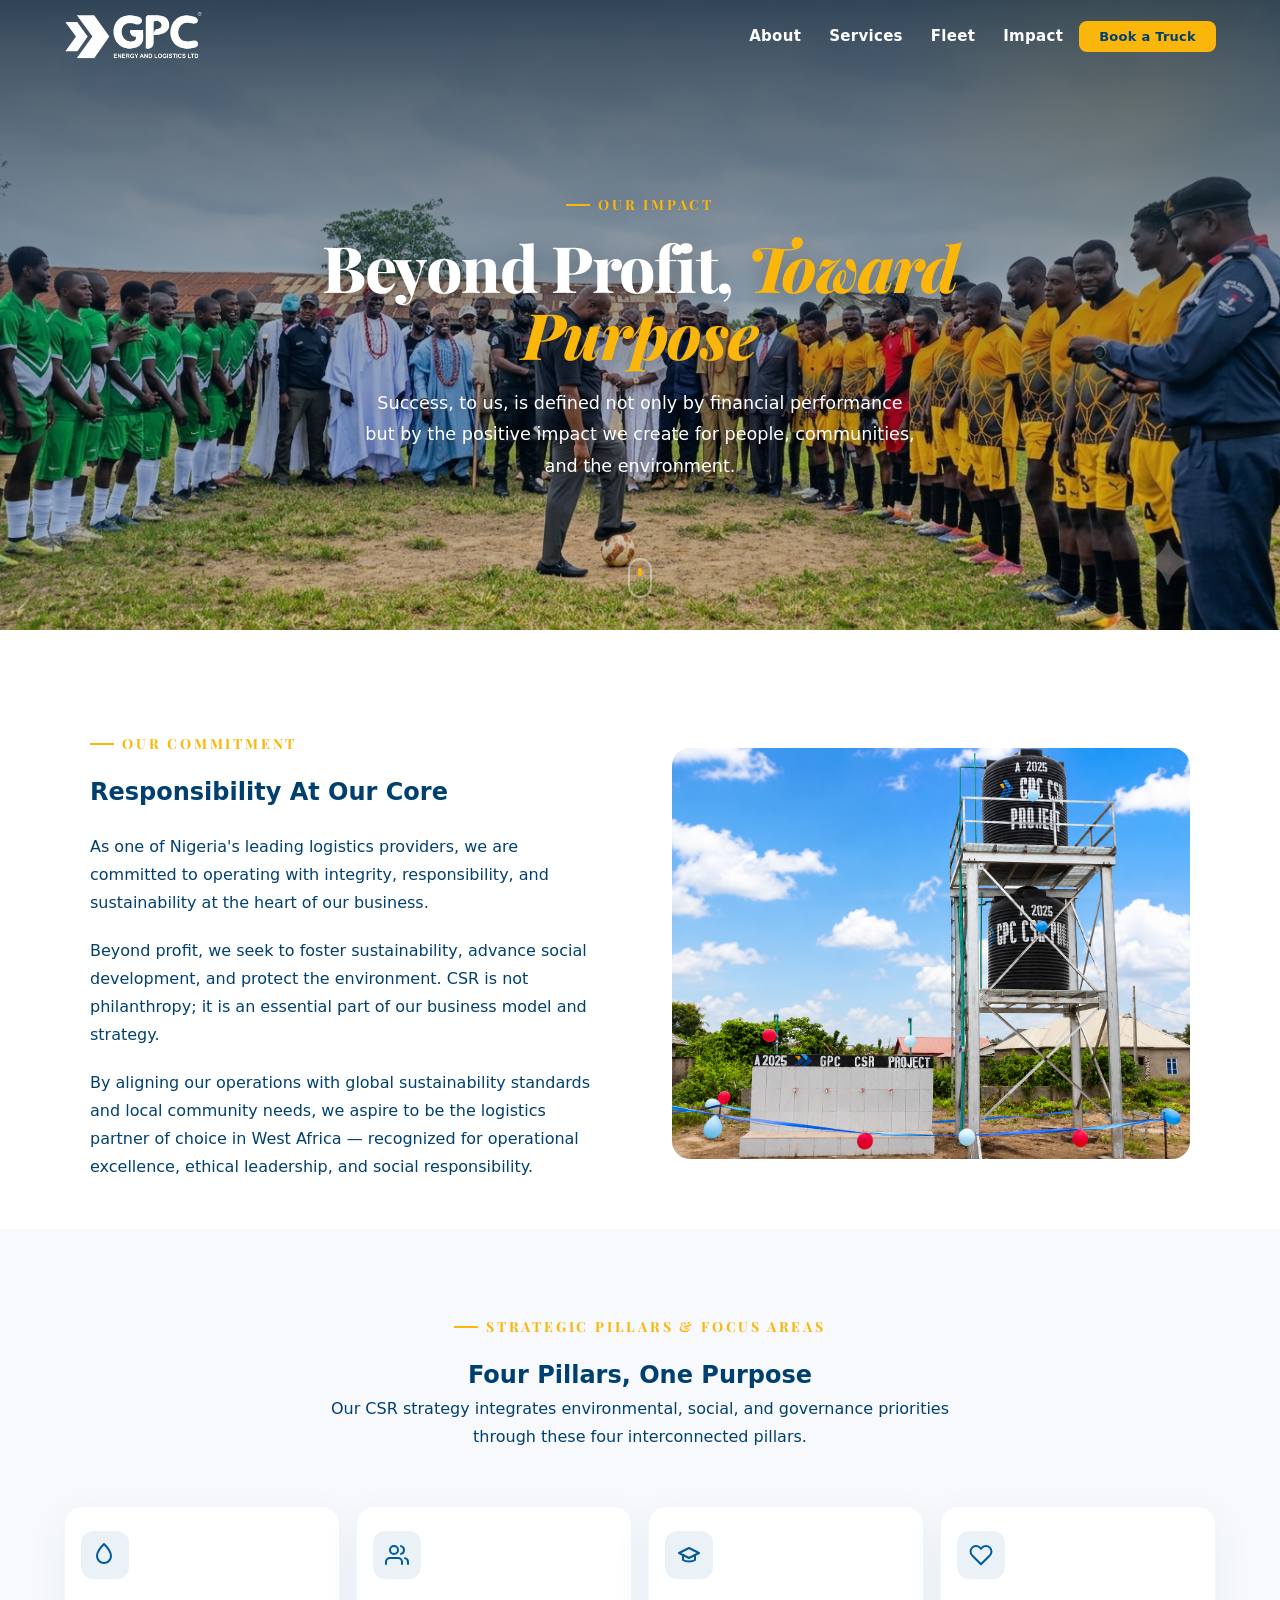
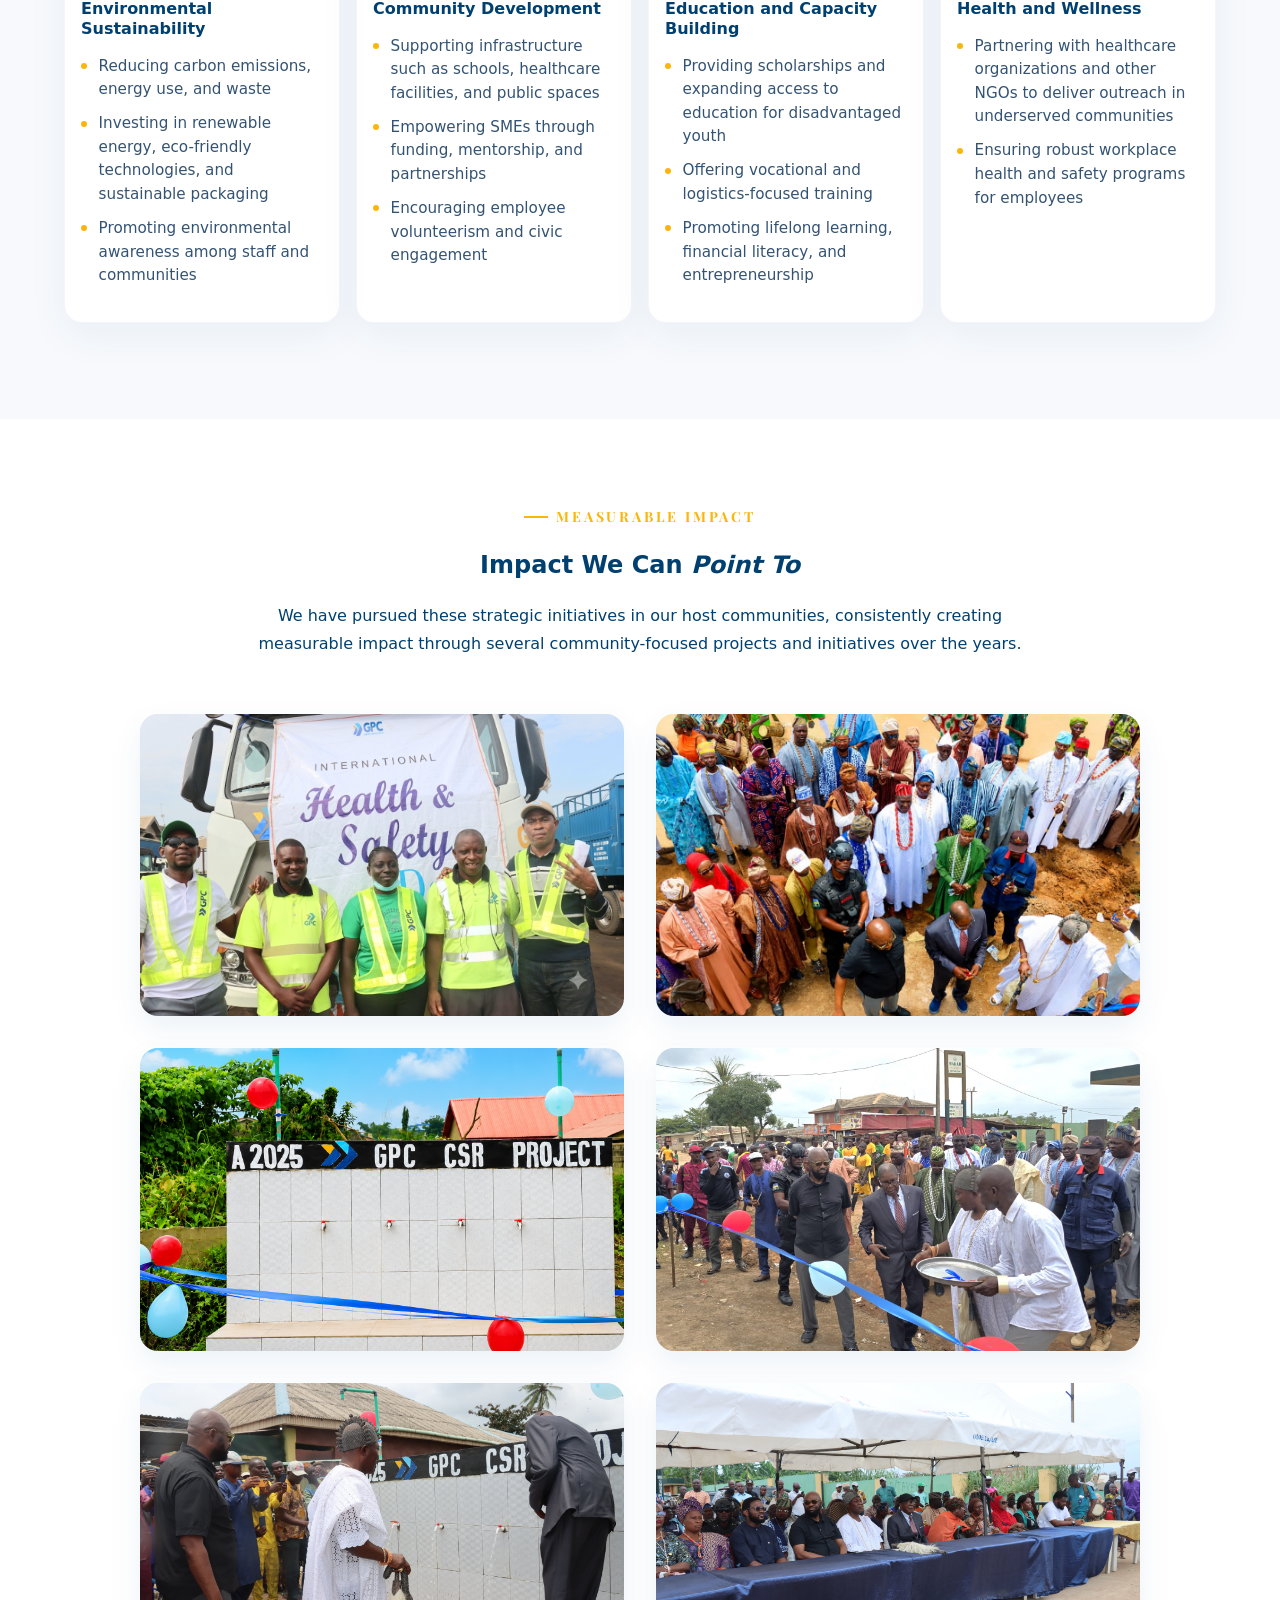
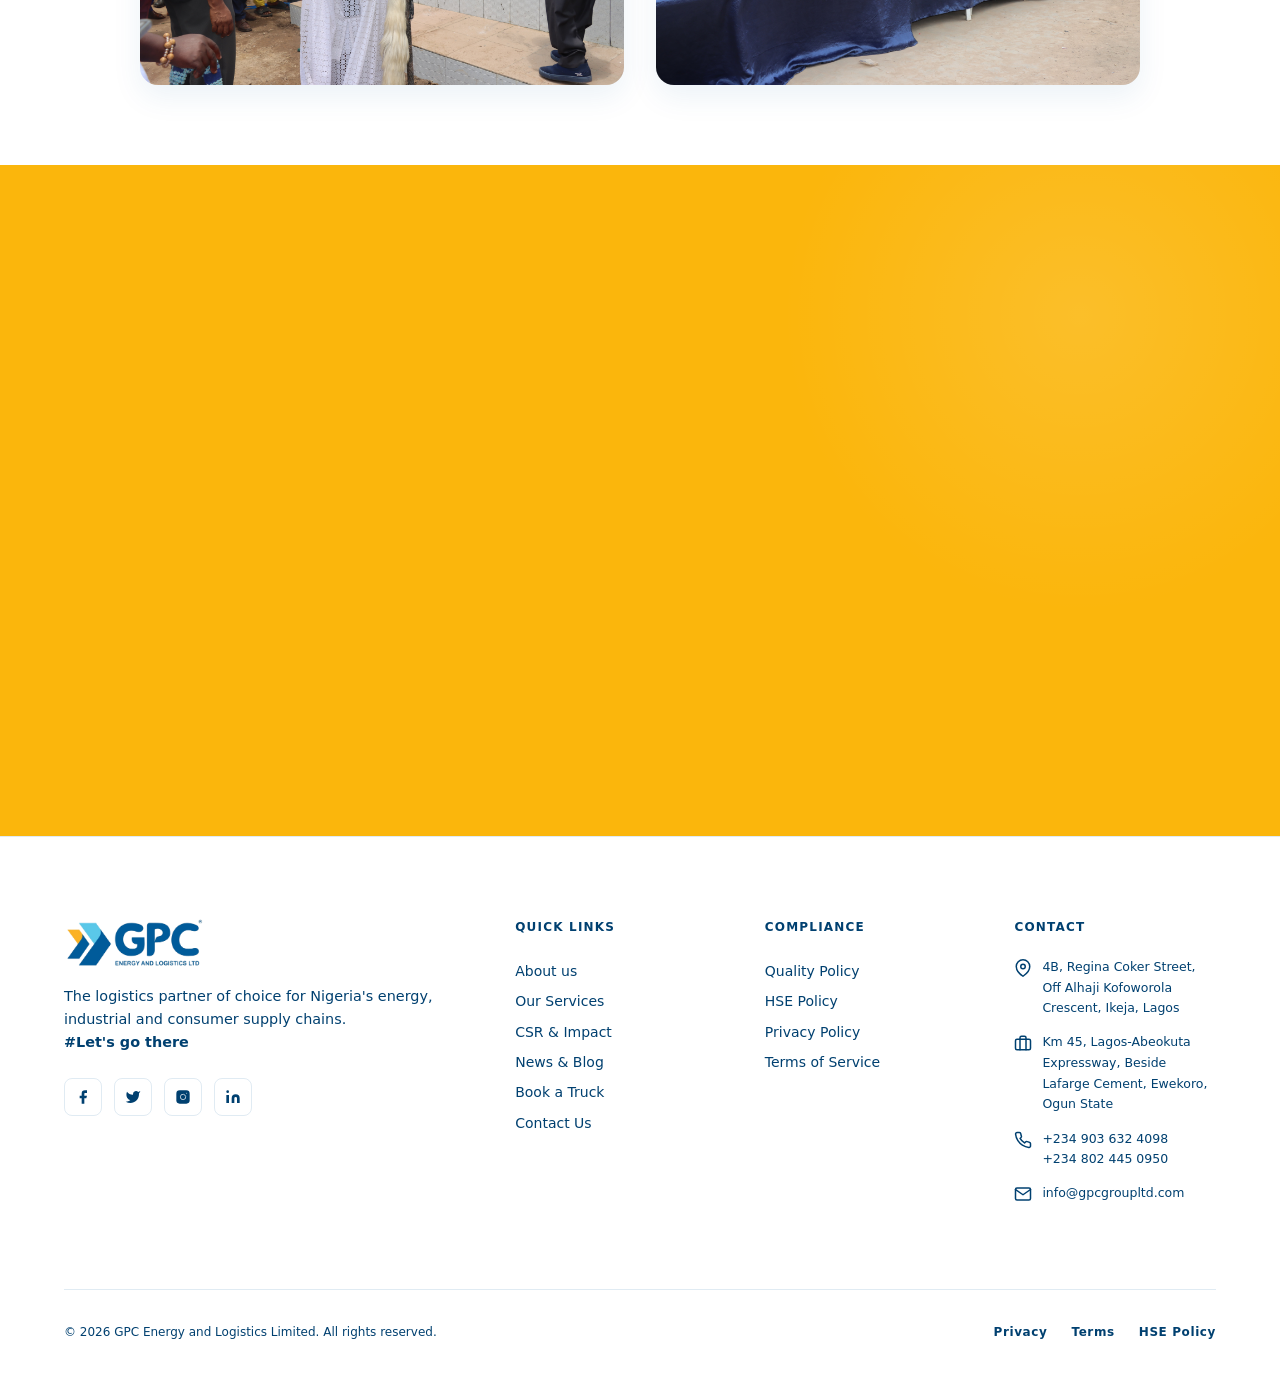
<file: csr.html>
<!doctype html>
<html lang="en">
	<head>
		<meta charset="UTF-8" />
		<meta name="viewport" content="width=device-width, initial-scale=1.0" />
		<meta
			name="description"
			content="Corporate Social Responsibility at GPC Energy and Logistics Limited — our environmental, community, education, and health impact across Nigeria."
		/>
		<meta
			property="og:title"
			content="CSR & Impact — GPC Energy and Logistics Limited"
		/>
		<meta
			property="og:description"
			content="Discover how GPC Energy and Logistics integrates sustainability, community development, education, and health into its business strategy."
		/>
		<title>CSR & Impact — GPC Energy and Logistics Limited</title>
		<link rel="icon" type="image/png" href="/images/favicon.png" />
		<link rel="stylesheet" href="/styles/about.css" />
		<link rel="preconnect" href="https://fonts.googleapis.com" />
		<link rel="preconnect" href="https://fonts.gstatic.com" crossorigin />
		<link
			href="https://fonts.googleapis.com/css2?family=Playfair+Display:ital,wght@0,700;0,900;1,700&display=swap"
			rel="stylesheet"
		/>
		<base target="_blank" />

		<style>
			/* ===== Page-specific styles for CSR/Impact ===== */
			:root {
				--head: "Playfair Display", serif;
				--display:
					"Playfair Display", "Segoe UI", "Lucida Sans", system-ui,
					sans-serif;
				--body: "Segoe UI", "Lucida Sans", system-ui, sans-serif;
			}
			.nav__mobile {
				position: fixed;
				top: var(--nav-h);
				left: 0;
				right: 0;
				bottom: 0;
				background: rgba(0, 14, 28, 0.97);
				backdrop-filter: blur(24px);
				-webkit-backdrop-filter: blur(24px);
				z-index: 190;
				display: flex;
				flex-direction: column;
				align-items: center;
				justify-content: center;
				gap: 2.25rem;
				transform: translateX(100%);
				transition: transform 0.42s cubic-bezier(0.4, 0, 0.2, 1);
				padding: 2rem;
			}
			.nav__mobile.open {
				transform: translateX(0);
			}
			.nav__mobile a {
				font-family: var(--ff-head);
				font-size: 1.5rem;
				font-weight: 700;
				color: rgba(255, 255, 255, 0.85);
				transition: color 0.2s;
				letter-spacing: -0.01em;
			}
			.nav__mobile a:hover {
				color: var(--amber);
			}
			.nav__mobile .nav__cta {
				margin-top: 0.5rem;
				font-size: 1.3rem !important;
				padding: 12px 36px !important;
				border-radius: 10px !important;
			}

			.csr-hero {
				background-image:
					linear-gradient(
						-180deg,
						rgba(0, 24, 46, 0.8) 0%,
						rgba(0, 24, 46, 0.3) 50%,
						rgba(0, 24, 46, 0.1) 100%
					),
					url("/images/csr-kini.png");
				background-size: cover;
				background-position: center;
			}

			.page-hero h1,
			.csr-pillars__header h2,
			.csr-closing__inner h2,
			.pillar-tile h3 {
				font-family: var(--body);
				color: var(--blue-dark);
			}

			.page-hero h1 em,
			.csr-pillars__header h2 em,
			.csr-closing__inner h2 em {
				font-family: var(--body);
				font-style: italic;
			}

			.page-hero h1 {
				font-family: var(--head);
				color: white;
			}
			.page-hero h1 em {
				font-family: var(--head);
			}

			.page-hero p {
				color: var(--white);
			}

			/* Updated text color rules */
			.csr-intro__content p,
			.csr-pillars__header p,
			.pillar-tile li,
			.csr-closing__inner p {
				font-family: var(--body);
				color: var(--blue-dark);
			}

			.csr-intro__content h2,
			.csr-intro__content h2 em {
				font-family: var(--body);
				color: var(--blue-dark);
			}

			.csr-intro {
				padding: 6rem 0 3rem;
			}

			/* === NEW FLEX ROW LAYOUT === */
			.csr-intro__flex {
				display: flex;
				flex-direction: row;
				align-items: center;
				justify-content: space-between;
				gap: 4rem; /* Spacing between content and image */
				max-width: 1100px;
				margin: 0 auto;
			}

			.csr-intro__content {
				flex: 1 1 40%;
				text-align: left;
			}

			.csr-intro__image {
				flex: 1 1 40%;
			}

			.csr-intro__image img {
				width: 100%;
				height: 100%;
				min-height: 380px;
				object-fit: cover;
				border-radius: 18px;
				background-color: rgba(
					0,
					90,
					155,
					0.08
				); /* Placeholder tint while url is empty */
				display: block;
			}

			/* Responsive stacking for tablets and mobile */
			@media (max-width: 768px) {
				.nav__inner {
					padding-left: 1rem;
					padding-right: 1.5rem;
				}

				.csr-intro__flex {
					flex-direction: column;
					gap: 2.5rem;
				}

				.csr-intro__content {
					text-align: center;
				}

				.csr-intro__image {
					width: 100%;
				}
			}

			.csr-intro__content p {
				margin-top: 1.25rem;
				line-height: 1.75;
			}

			/* .csr-intro__content p:first-of-type {
				font-family: var(--body);
				font-size: 1.15rem;
				font-weight: 700;
				color: var(--blue-dark);
			} */

			.csr-pillars {
				background: var(--off-white);
				padding: 5rem 0 6rem;
			}
			.csr-pillars__header {
				text-align: center;
				max-width: 640px;
				margin: 0 auto 3.5rem;
			}
			.csr-pillars__grid {
				display: grid;
				grid-template-columns: repeat(auto-fit, minmax(260px, 1fr));
				gap: 1rem;
			}
			.pillar-tile {
				background: var(--white);
				border-radius: 18px;
				padding: 1.5rem 1rem;
				box-shadow: 0 12px 40px rgba(0, 90, 155, 0.06);
				border: 1px solid rgba(0, 90, 155, 0.05);
				transition: all 0.35s cubic-bezier(0.2, 0.8, 0.2, 1);
				position: relative;
			}
			.pillar-tile:hover {
				transform: translateY(-8px);
				box-shadow: 0 24px 64px rgba(0, 90, 155, 0.12);
			}
			.pillar-tile__num {
				font-family: var(--ff-body);
				font-size: 0.65rem;
				font-weight: 700;
				letter-spacing: 0.1em;
				color: var(--amber);
				text-transform: uppercase;
				margin-bottom: 1rem;
				display: block;
			}
			.pillar-tile__icon {
				width: 48px;
				height: 48px;
				border-radius: 12px;
				background: rgba(0, 90, 155, 0.08);
				display: flex;
				align-items: center;
				justify-content: center;
				color: var(--blue);
				margin-bottom: 1.25rem;
			}
			.pillar-tile h3 {
				font-family: var(--ff-body);
				font-size: 1rem;
				font-weight: 600;
				color: var(--blue-dark);
				margin-bottom: 1rem;
				line-height: 1.25;
			}
			.pillar-tile ul {
				margin: 0;
				padding: 0;
				list-style: none;
			}
			.pillar-tile li {
				position: relative;
				padding-left: 1.1rem;
				margin-bottom: 0.65rem;
				font-size: 0.95rem;
				line-height: 1.55;
				color: rgba(0, 40, 80, 0.8);
			}
			.pillar-tile li::before {
				content: "";
				position: absolute;
				left: 0;
				top: 0.55em;
				width: 6px;
				height: 6px;
				border-radius: 50%;
				background: var(--amber);
			}

			.csr-closing {
				padding: 5rem 0;
			}
			.csr-closing__inner {
				max-width: 780px;
				margin: 0 auto;
				text-align: center;
			}
			.csr-closing__inner p {
				line-height: 1.75;
			}
			/* ===== NEW: 2x2 Impact Gallery Grid ===== */
			.csr-gallery {
				display: grid;
				grid-template-columns: repeat(
					2,
					1fr
				); /* Exactly 2 columns side by side */
				gap: 2rem;
				max-width: 1000px;
				margin: 3.5rem auto 0;
			}

			.csr-gallery__item {
				border-radius: 18px;
				overflow: hidden;
				box-shadow: 0 12px 30px rgba(0, 90, 155, 0.08);
				background-color: rgba(0, 90, 155, 0.08);
				aspect-ratio: 16 / 10;
			}

			.csr-gallery__item img {
				width: 100%;
				height: 100%;
				object-fit: cover;
				display: block;
				transition: transform 0.5s cubic-bezier(0.2, 0.8, 0.2, 1);
			}

			/* Subtle hover zoom effect */
			.csr-gallery__item:hover img {
				transform: scale(1.05);
			}
			.cta-avatar {
				display: inline-flex;
				align-items: center;
				justify-content: center;
				width: clamp(50px, 12vw, 50px);
				height: clamp(50px, 12vw, 50px);
				/* margin: 0 auto 1rem; */
				border-radius: 50%;
				overflow: hidden;
				border: 3px solid rgba(0, 90, 155, 0.12);
				box-shadow: 0 10px 24px rgba(0, 90, 155, 0.16);
				background: linear-gradient(
					135deg,
					rgba(251, 182, 12, 0.2),
					rgba(0, 90, 155, 0.08)
				);
			}
			.cta-avatar img {
				width: 100%;
				height: 100%;
				object-fit: cover;
				object-position: center;
				display: block;
			}

			@media (max-width: 600px) {
				.cta-avatar {
					width: 40px;
					height: 40px;
				}
			}

			/* Stack to 1 column on smaller mobile screens */
			@media (max-width: 600px) {
				.csr-gallery {
					grid-template-columns: 1fr;
					gap: 1.5rem;
				}
			}
			@media (max-width: 768px) {
				.nav__logo img {
					height: 42px !important;
				}
			}
			@media (max-width: 480px) {
				.nav__logo img {
					height: 34px !important;
				}
				.nav__cta {
					padding: 6px 14px !important;
					font-size: 12px !important;
				}
			}
		</style>
	</head>
	<body>
		<!-- NAV -->
		<nav class="nav" id="main-nav" aria-label="Main navigation">
			<div class="nav__inner">
				<a
					href="/index.html"
					target="_self"
					class="nav__logo"
					aria-label="GPC Energy and Logistics Home"
					style="flex-shrink: 0"
				>
					<img
						id="nav-logo-image"
						src="images/logo-white.png"
						alt="GPC Energy and Logistics Logo"
						style="height: 50px; width: auto; object-fit: contain"
					/>
				</a>
				<ul class="nav__links" role="list">
					<li>
						<a href="/index.html#about" target="_self">About</a>
					</li>
					<li>
						<a href="/index.html#services" target="_self"
							>Services</a
						>
					</li>
					<li>
						<a href="/index.html#fleet" target="_self">Fleet</a>
					</li>
					<li><a href="/index.html#csr" target="_self">Impact</a></li>
					<li>
						<a
							href="/index.html#contact"
							class="nav__cta"
							target="_self"
							>Book a Truck</a
						>
					</li>
				</ul>
				<button
					class="nav__hamburger"
					id="hamburger"
					aria-label="Open menu"
					aria-expanded="false"
				>
					<span></span><span></span><span></span>
				</button>
			</div>
		</nav>

		<!-- Mobile Nav -->
		<div
			class="nav__mobile"
			id="mobile-menu"
			role="dialog"
			aria-label="Mobile navigation"
		>
			<a href="/index.html#about" class="mobile-link" target="_self"
				>About</a
			>
			<a href="/index.html#services" class="mobile-link" target="_self"
				>Services</a
			>
			<a href="/index.html#fleet" class="mobile-link" target="_self"
				>Fleet</a
			>
			<a href="/index.html#csr" class="mobile-link" target="_self"
				>Impact</a
			>
			<a
				href="/index.html#contact"
				class="nav__cta mobile-link"
				target="_self"
				>Book a Truck</a
			>
		</div>

		<!-- HERO -->
		<section class="page-hero csr-hero" aria-label="CSR and Impact Hero">
			<div class="page-hero__inner">
				<span class="label">Our Impact</span>
				<h1>Beyond Profit, <em>Toward Purpose</em></h1>
				<p>
					Success, to us, is defined not only by financial performance
					but by the positive impact we create for people,
					communities, and the environment.
				</p>
			</div>
			<div class="page-hero__scroll" aria-hidden="true">
				<span></span>
			</div>
		</section>

		<!-- INTRO -->
		<section class="csr-intro" id="csr" aria-labelledby="csr-intro-heading">
			<div class="container">
				<div class="csr-intro__flex reveal">
					<!-- Left Content Column -->
					<div class="csr-intro__content">
						<span class="label">Our Commitment</span>
						<h2 id="csr-intro-heading" style="margin-bottom: 1rem">
							Responsibility At Our Core
						</h2>
						<p>
							As one of Nigeria's leading logistics providers, we
							are committed to operating with integrity,
							responsibility, and sustainability at the heart of
							our business.
						</p>
						<p>
							Beyond profit, we seek to foster sustainability,
							advance social development, and protect the
							environment. CSR is not philanthropy; it is an
							essential part of our business model and strategy.
						</p>
						<p>
							By aligning our operations with global
							sustainability standards and local community needs,
							we aspire to be the logistics partner of choice in
							West Africa — recognized for operational excellence,
							ethical leadership, and social responsibility.
						</p>
					</div>

					<!-- Right Image Column -->
					<div class="csr-intro__image">
						<img
							src="/images/csr-again2.png"
							alt="CSR and Sustainability at our core"
						/>
					</div>
				</div>
			</div>
		</section>
		<!-- STRATEGIC PILLARS (tile treatment, matching Our Services) -->
		<section class="csr-pillars" aria-labelledby="pillars-heading">
			<div class="container">
				<div class="csr-pillars__header reveal">
					<span class="label" style="justify-content: center"
						>Strategic Pillars &amp; Focus Areas</span
					>
					<h2 id="pillars-heading">Four Pillars, One Purpose</h2>
					<p>
						Our CSR strategy integrates environmental, social, and
						governance priorities through these four interconnected
						pillars.
					</p>
				</div>

				<div class="csr-pillars__grid">
					<div class="pillar-tile reveal reveal-delay-1">
						<div class="pillar-tile__icon">
							<svg
								width="24"
								height="24"
								viewBox="0 0 24 24"
								fill="none"
								stroke="currentColor"
								stroke-width="2"
								stroke-linecap="round"
								stroke-linejoin="round"
							>
								<path
									d="M11 20A7 7 0 0 1 4 13c0-4 5-10 7-12 2 2 7 8 7 12a7 7 0 0 1-7 7z"
								></path>
							</svg>
						</div>
						<h3>Environmental Sustainability</h3>
						<ul>
							<li>
								Reducing carbon emissions, energy use, and waste
							</li>
							<li>
								Investing in renewable energy, eco-friendly
								technologies, and sustainable packaging
							</li>
							<li>
								Promoting environmental awareness among staff
								and communities
							</li>
						</ul>
					</div>

					<div class="pillar-tile reveal reveal-delay-2">
						<div class="pillar-tile__icon">
							<svg
								width="24"
								height="24"
								viewBox="0 0 24 24"
								fill="none"
								stroke="currentColor"
								stroke-width="2"
								stroke-linecap="round"
								stroke-linejoin="round"
							>
								<path
									d="M17 21v-2a4 4 0 0 0-4-4H5a4 4 0 0 0-4 4v2"
								></path>
								<circle cx="9" cy="7" r="4"></circle>
								<path d="M23 21v-2a4 4 0 0 0-3-3.87"></path>
								<path d="M16 3.13a4 4 0 0 1 0 7.75"></path>
							</svg>
						</div>
						<h3>Community Development</h3>
						<ul>
							<li>
								Supporting infrastructure such as schools,
								healthcare facilities, and public spaces
							</li>
							<li>
								Empowering SMEs through funding, mentorship, and
								partnerships
							</li>
							<li>
								Encouraging employee volunteerism and civic
								engagement
							</li>
						</ul>
					</div>

					<div class="pillar-tile reveal reveal-delay-3">
						<div class="pillar-tile__icon">
							<svg
								width="24"
								height="24"
								viewBox="0 0 24 24"
								fill="none"
								stroke="currentColor"
								stroke-width="2"
								stroke-linecap="round"
								stroke-linejoin="round"
							>
								<path d="M22 10L12 5 2 10l10 5 10-5z"></path>
								<path d="M6 12v5c3 2 9 2 12 0v-5"></path>
							</svg>
						</div>
						<h3>Education and Capacity Building</h3>
						<ul>
							<li>
								Providing scholarships and expanding access to
								education for disadvantaged youth
							</li>
							<li>
								Offering vocational and logistics-focused
								training
							</li>
							<li>
								Promoting lifelong learning, financial literacy,
								and entrepreneurship
							</li>
						</ul>
					</div>

					<div class="pillar-tile reveal reveal-delay-4">
						<div class="pillar-tile__icon">
							<svg
								width="24"
								height="24"
								viewBox="0 0 24 24"
								fill="none"
								stroke="currentColor"
								stroke-width="2"
								stroke-linecap="round"
								stroke-linejoin="round"
							>
								<path
									d="M20.84 4.61a5.5 5.5 0 0 0-7.78 0L12 5.67l-1.06-1.06a5.5 5.5 0 0 0-7.78 7.78l1.06 1.06L12 21.23l7.78-7.78 1.06-1.06a5.5 5.5 0 0 0 0-7.78z"
								></path>
							</svg>
						</div>
						<h3>Health and Wellness</h3>
						<ul>
							<li>
								Partnering with healthcare organizations and
								other NGOs to deliver outreach in underserved
								communities
							</li>
							<li>
								Ensuring robust workplace health and safety
								programs for employees
							</li>
						</ul>
					</div>
				</div>
			</div>
		</section>

		<!-- CLOSING STATEMENT -->
		<section class="csr-closing" aria-labelledby="csr-closing-heading">
			<div class="container">
				<div class="csr-closing__inner reveal">
					<span class="label" style="justify-content: center"
						>Measurable Impact</span
					>
					<h2 id="csr-closing-heading" style="margin-bottom: 1rem">
						Impact We Can <em>Point To</em>
					</h2>
					<p>
						We have pursued these strategic initiatives in our host
						communities, consistently creating measurable impact
						through several community-focused projects and
						initiatives over the years.
					</p>
				</div>

				<!-- NEW: 2x2 Image Gallery Grid -->
				<div class="csr-gallery reveal">
					<div class="csr-gallery__item">
						<img
							src="/images/csr-2.png"
							alt="Community impact initiative 1"
						/>
					</div>
					<div class="csr-gallery__item">
						<img
							src="/images/csr-6.jpg"
							alt="Community impact initiative 2"
						/>
					</div>
					<div class="csr-gallery__item">
						<img
							src="/images/csr-again.png"
							alt="Community impact initiative 3"
						/>
					</div>
					<div class="csr-gallery__item">
						<img
							src="/images/csr3.jpeg"
							alt="Community impact initiative 4"
						/>
					</div>
					<div class="csr-gallery__item">
						<img
							src="/images/csr-7.jpg"
							alt="Community impact initiative 3"
						/>
					</div>
					<div class="csr-gallery__item">
						<img
							src="/images/csr-8.jpg"
							alt="Community impact initiative 4"
						/>
					</div>
				</div>
			</div>
		</section>

		<!-- CTA -->
		<section class="cta-section" id="contact" aria-labelledby="cta-heading">
			<div class="container">
				<div class="cta-section__inner">
					<div class="cta-section__left reveal">
						<span class="label" style="color: rgba(0, 40, 80, 0.7)"
							>Free Consultation</span
						>
						<h2 id="cta-heading">
							Let's move your<br />business forward.
						</h2>
						<p>
							Book a free logistics assessment and let our experts
							design a supply chain solution built around your
							operations — from a single lane to a full national
							distribution network.
						</p>
						<div
							style="
								margin-top: 2rem;
								display: flex;
								flex-direction: column;
								align-items: center;
								justify-content: center;
								gap: 1rem;
							"
						>
							<div
								style="
									display: flex;
									flex-direction: row;
									gap: 0.5rem;
									justify-content: center;
									align-items: center;
								"
							>
								<span class="cta-avatar">
									<img
										src="/images/avatar.png"
										alt="Avatar"
									/>
								</span>
								<div
									style="
										display: flex;
										flex-direction: column;
										justify-content: start;
										align-items: start;
									"
								>
									<div
										style="
											font-family: var(--ff-head);
											font-weight: 700;
											font-size: 13px;
											color: var(--blue-dark);
										"
									>
										Speak to an Expert
									</div>
									<div
										style="
											font-size: 12px;
											color: rgba(0, 40, 80, 0.6);
										"
									>
										Mon&ndash;Fri, 8am &ndash; 6pm WAT
									</div>
								</div>
							</div>
							<div
								style="
									display: flex;
									flex-direction: column;
									gap: 1rem;
									align-items: center;
									margin-top: 1.5rem;
								"
							>
								<a
									href="tel:+2349036324098"
									class="btn-dark"
									style="
										width: 100%;
										max-width: 320px;
										justify-content: center;
									"
									><svg
										viewBox="0 0 24 24"
										width="18"
										height="18"
										style="
											vertical-align: middle;
											margin-right: 6px;
										"
										fill="none"
										stroke="currentColor"
										stroke-width="2"
										stroke-linecap="round"
										stroke-linejoin="round"
									>
										<path
											d="M22 16.92v3a2 2 0 0 1-2.18 2 19.79 19.79 0 0 1-8.63-3.07 19.5 19.5 0 0 1-6-6 19.79 19.79 0 0 1-3.07-8.67A2 2 0 0 1 4.11 2h3a2 2 0 0 1 2 1.72 12.84 12.84 0 0 0 .7 2.81 2 2 0 0 1-.45 2.11L8.09 9.91a16 16 0 0 0 6 6l1.27-1.27a2 2 0 0 1 2.11-.45 12.84 12.84 0 0 0 2.81.7A2 2 0 0 1 22 16.92z"
										></path>
									</svg>
									Call: +234 903 632 4098</a
								>
								<a
									href="mailto:info@gpcgroupltd.com"
									class="btn-dark"
									style="
										width: 100%;
										max-width: 320px;
										justify-content: center;
										background: transparent;
										border: 2px solid var(--blue-dark);
										color: var(--blue-dark);
									"
									><svg
										viewBox="0 0 24 24"
										width="18"
										height="18"
										style="
											vertical-align: middle;
											margin-right: 6px;
										"
										fill="none"
										stroke="currentColor"
										stroke-width="2"
										stroke-linecap="round"
										stroke-linejoin="round"
									>
										<path
											d="M4 4h16c1.1 0 2 .9 2 2v12c0 1.1-.9 2-2 2H4c-1.1 0-2-.9-2-2V6c0-1.1.9-2 2-2z"
										></path>
										<polyline
											points="22,6 12,13 2,6"
										></polyline>
									</svg>
									Email: info@gpcgroupltd.com</a
								>
							</div>
						</div>
					</div>
				</div>
			</div>
		</section>

		<!-- FOOTER -->
		<footer class="footer" aria-label="Site footer">
			<div class="container">
				<div class="footer__top">
					<div>
						<div class="nav__logo" style="margin-bottom: 1rem">
							<img
								src="images/logo.png"
								alt="GPC Energy and Logistics Logo"
								style="
									height: 52px;
									width: auto;
									object-fit: contain;
								"
							/>
						</div>
						<p class="footer__brand-desc">
							The logistics partner of choice for Nigeria's
							energy, industrial and consumer supply chains.
							<br />
							<strong>#Let's go there</strong>
						</p>
						<div class="footer__social">
							<a
								href="https://www.facebook.com/gpcenergyandlogistics/"
								aria-label="Facebook"
								target="_blank"
								rel="noopener"
							>
								<svg
									viewBox="0 0 24 24"
									xmlns="http://www.w3.org/2000/svg"
								>
									<path
										d="M18 2h-3a5 5 0 00-5 5v3H7v4h3v8h4v-8h3l1-4h-4V7a1 1 0 011-1h3z"
									/>
								</svg>
							</a>
							<a
								href="https://twitter.com/GPC_group"
								aria-label="Twitter"
								target="_blank"
								rel="noopener"
							>
								<svg
									viewBox="0 0 24 24"
									xmlns="http://www.w3.org/2000/svg"
								>
									<path
										d="M23 3a10.9 10.9 0 01-3.14 1.53 4.48 4.48 0 00-7.86 3v1A10.66 10.66 0 013 4s-4 9 5 13a11.64 11.64 0 01-7 2c9 5 20 0 20-11.5a4.5 4.5 0 00-.08-.83A7.72 7.72 0 0023 3z"
									/>
								</svg>
							</a>
							<a
								href="https://www.instagram.com/gpc_energyandlogistics/"
								aria-label="Instagram"
								target="_blank"
								rel="noopener"
							>
								<svg
									viewBox="0 0 24 24"
									xmlns="http://www.w3.org/2000/svg"
								>
									<rect
										x="2"
										y="2"
										width="20"
										height="20"
										rx="5"
										ry="5"
									/>
									<path
										d="M16 11.37A4 4 0 1112.63 8 4 4 0 0116 11.37z"
										fill="none"
										stroke="rgba(255,255,255,0.7)"
										stroke-width="1.5"
									/>
									<line
										x1="17.5"
										y1="6.5"
										x2="17.51"
										y2="6.5"
										stroke="rgba(255,255,255,0.7)"
										stroke-width="1.5"
										stroke-linecap="round"
									/>
								</svg>
							</a>
							<a
								href="https://www.linkedin.com/in/gpc-logistics-0375a41a5/"
								aria-label="LinkedIn"
								target="_blank"
								rel="noopener"
							>
								<svg
									viewBox="0 0 24 24"
									xmlns="http://www.w3.org/2000/svg"
								>
									<path
										d="M16 8a6 6 0 016 6v7h-4v-7a2 2 0 00-2-2 2 2 0 00-2 2v7h-4v-7a6 6 0 016-6zM2 9h4v12H2z"
									/>
									<circle cx="4" cy="4" r="2" />
								</svg>
							</a>
						</div>
					</div>
					<div>
						<div class="footer__col-title">Quick Links</div>
						<ul class="footer__links">
							<li>
								<a href="index.html#about" target="_self"
									>About us</a
								>
							</li>
							<li>
								<a href="index.html#services" target="_self"
									>Our Services</a
								>
							</li>
							<li>
								<a href="index.html#csr" target="_self"
									>CSR &amp; Impact</a
								>
							</li>
							<li>
								<a href="index.html#news-heading" target="_self"
									>News &amp; Blog</a
								>
							</li>
							<li>
								<a href="index.html#contact" target="_self"
									>Book a Truck</a
								>
							</li>
							<li>
								<a href="index.html#contact" target="_self"
									>Contact Us</a
								>
							</li>
						</ul>
					</div>
					<div>
						<div class="footer__col-title">Compliance</div>
						<ul class="footer__links">
							<li>
								<a href="/companies/HSE POLICY.pdf"
									>Quality Policy</a
								>
							</li>
							<li>
								<a href="/companies/HSE POLICY.pdf"
									>HSE Policy</a
								>
							</li>
							<li><a href="#">Privacy Policy</a></li>
							<li><a href="#">Terms of Service</a></li>
						</ul>
					</div>
					<div>
						<div class="footer__col-title">Contact</div>
						<div class="footer__contact-item">
							<span class="footer__contact-icon"
								><svg
									viewBox="0 0 24 24"
									width="18"
									height="18"
									fill="none"
									stroke="currentColor"
									stroke-width="2"
									stroke-linecap="round"
									stroke-linejoin="round"
								>
									<path
										d="M21 10c0 7-9 13-9 13s-9-6-9-13a9 9 0 0 1 18 0z"
									></path>
									<circle cx="12" cy="10" r="3"></circle></svg
							></span>
							<span class="footer__contact-text"
								>4B, Regina Coker Street, Off Alhaji Kofoworola
								Crescent, Ikeja, Lagos</span
							>
						</div>
						<div class="footer__contact-item">
							<span class="footer__contact-icon"
								><svg
									viewBox="0 0 24 24"
									width="18"
									height="18"
									fill="none"
									stroke="currentColor"
									stroke-width="2"
									stroke-linecap="round"
									stroke-linejoin="round"
								>
									<rect
										x="2"
										y="7"
										width="20"
										height="14"
										rx="2"
										ry="2"
									></rect>
									<path
										d="M16 21V5a2 2 0 0 0-2-2h-4a2 2 0 0 0-2 2v16"
									></path></svg
							></span>
							<span class="footer__contact-text"
								>Km 45, Lagos-Abeokuta Expressway, Beside
								Lafarge Cement, Ewekoro, Ogun State</span
							>
						</div>
						<div class="footer__contact-item">
							<span class="footer__contact-icon"
								><svg
									viewBox="0 0 24 24"
									width="18"
									height="18"
									fill="none"
									stroke="currentColor"
									stroke-width="2"
									stroke-linecap="round"
									stroke-linejoin="round"
								>
									<path
										d="M22 16.92v3a2 2 0 0 1-2.18 2 19.79 19.79 0 0 1-8.63-3.07 19.5 19.5 0 0 1-6-6 19.79 19.79 0 0 1-3.07-8.67A2 2 0 0 1 4.11 2h3a2 2 0 0 1 2 1.72 12.84 12.84 0 0 0 .7 2.81 2 2 0 0 1-.45 2.11L8.09 9.91a16 16 0 0 0 6 6l1.27-1.27a2 2 0 0 1 2.11-.45 12.84 12.84 0 0 0 2.81.7A2 2 0 0 1 22 16.92z"
									></path></svg
							></span>
							<span class="footer__contact-text">
								<a href="tel:+2349036324098"
									>+234 903 632 4098</a
								><br />
								<a href="tel:+2348024450950"
									>+234 802 445 0950</a
								>
							</span>
						</div>
						<div class="footer__contact-item">
							<span class="footer__contact-icon"
								><svg
									viewBox="0 0 24 24"
									width="18"
									height="18"
									fill="none"
									stroke="currentColor"
									stroke-width="2"
									stroke-linecap="round"
									stroke-linejoin="round"
								>
									<path
										d="M4 4h16c1.1 0 2 .9 2 2v12c0 1.1-.9 2-2 2H4c-1.1 0-2-.9-2-2V6c0-1.1.9-2 2-2z"
									></path>
									<polyline
										points="22,6 12,13 2,6"
									></polyline></svg
							></span>
							<span class="footer__contact-text"
								><a href="mailto:info@gpcgroupltd.com"
									>info@gpcgroupltd.com</a
								></span
							>
						</div>
					</div>
				</div>
				<div class="footer__bottom">
					<span class="footer__copy"
						>&copy; 2026 GPC Energy and Logistics Limited. All
						rights reserved.</span
					>
					<div class="footer__legal">
						<a href="#">Privacy</a>
						<a href="#">Terms</a>
						<a
							href="https://gpcgroupltd.com/wp-content/uploads/2024/01/HSE-POLICY-FD.pdf"
							>HSE Policy</a
						>
					</div>
				</div>
			</div>
		</footer>

		<button id="scroll-top" aria-label="Scroll to top">
			<svg
				viewBox="0 0 24 24"
				fill="none"
				stroke="currentColor"
				stroke-width="2.5"
				stroke-linecap="round"
				stroke-linejoin="round"
			>
				<path d="M18 15l-6-6-6 6" />
			</svg>
		</button>

		<script>
			const nav = document.getElementById("main-nav");
			const hamburger = document.getElementById("hamburger");
			const mobileMenu = document.getElementById("mobile-menu");
			const scrollTopButton = document.getElementById("scroll-top");
			const navLogoImage = document.getElementById("nav-logo-image");
			const navLogoDefaultSrc = "images/logo-white.png";
			const navLogoScrolledSrc = "images/logo.png";
			let isNavHovered = false;

			const updateNavLogo = () => {
				navLogoImage.src =
					isNavHovered || nav.classList.contains("scrolled")
						? navLogoScrolledSrc
						: navLogoDefaultSrc;
			};

			const updateScrollState = () => {
				nav.classList.toggle("scrolled", window.scrollY > 60);
				updateNavLogo();
				scrollTopButton.classList.toggle(
					"visible",
					window.scrollY > 400,
				);
			};

			nav.addEventListener("mouseenter", () => {
				isNavHovered = true;
				updateNavLogo();
			});
			nav.addEventListener("mouseleave", () => {
				isNavHovered = false;
				updateNavLogo();
			});

			updateScrollState();
			window.addEventListener("scroll", updateScrollState, {
				passive: true,
			});

			/* Mobile menu */
			hamburger.addEventListener("click", () => {
				const isOpen = mobileMenu.classList.toggle("open");
				hamburger.classList.toggle("active", isOpen);
				hamburger.setAttribute("aria-expanded", isOpen);
				document.body.style.overflow = isOpen ? "hidden" : "";
			});
			document.querySelectorAll(".mobile-link").forEach((link) => {
				link.addEventListener("click", () => {
					mobileMenu.classList.remove("open");
					hamburger.classList.remove("active");
					hamburger.setAttribute("aria-expanded", "false");
					document.body.style.overflow = "";
				});
			});

			/* Scroll-reveal */
			const revealObs = new IntersectionObserver(
				(entries) => {
					entries.forEach((e) => {
						if (e.isIntersecting) {
							e.target.classList.add("visible");
							revealObs.unobserve(e.target);
						}
					});
				},
				{ threshold: 0.12, rootMargin: "0px 0px -50px 0px" },
			);
			document
				.querySelectorAll(".reveal, .reveal-left, .reveal-right")
				.forEach((el) => revealObs.observe(el));

			/* Scroll to top */
			document
				.getElementById("scroll-top")
				.addEventListener("click", () => {
					window.scrollTo({ top: 0, behavior: "smooth" });
				});

			/* Reduced motion respect */
			if (window.matchMedia("(prefers-reduced-motion: reduce)").matches) {
				document
					.querySelectorAll(".reveal, .reveal-left, .reveal-right")
					.forEach((el) => {
						el.style.opacity = "1";
						el.style.transform = "none";
					});
			}
		</script>
	</body>
</html>
</file>
<file: styles/about.css>
/* ───────────────────────────────────────────────
   GPC Energy and Logistics — About Us Stylesheet
   ─────────────────────────────────────────────── */

@import url("https://fonts.googleapis.com/css2?family=Playfair+Display:ital,wght@0,700;0,900;1,700&display=swap");

/* ── Reset ── */
*,
*::before,
*::after {
	box-sizing: border-box;
	margin: 0;
	padding: 0;
}
html {
	scroll-behavior: smooth;
}
img {
	display: block;
	max-width: 100%;
}
a {
	text-decoration: none;
	color: inherit;
}
ul {
	list-style: none;
}

/* ── Brand Tokens ── */
:root {
	--blue: #005a9b;
	--blue-dark: #004070;
	--blue-mid: #006bbf;
	--blue-light: #0a7fd4;
	--blue-glow: rgba(0, 90, 155, 0.18);
	--amber: #fbb60c;
	--amber-dark: #e0a00a;
	--amber-light: #fdd060;
	--amber-glow: rgba(251, 182, 12, 0.2);
	--white: #ffffff;
	--off-white: #f7f9fc;
	--light-gray: #eef2f7;
	--mid-gray: #94a3b8;
	--dark-gray: #334155;
	--text: #1e293b;
	--border: rgba(0, 90, 155, 0.12);
	--border-light: rgba(255, 255, 255, 0.12);

	--ff-head: "Playfair Display", serif;
	--ff-body: "Segoe UI", "Lucida Sans", system-ui, sans-serif;

	--max-w: 1280px;
	--gutter: clamp(1.25rem, 5vw, 4rem);
	--nav-h: 72px;

	--ease-out: cubic-bezier(0.22, 1, 0.36, 1);
	--ease-spring: cubic-bezier(0.34, 1.56, 0.64, 1);
}

/* ── Base ── */
body {
	font-family: var(--ff-body);
	font-size: 16px;
	line-height: 1.7;
	color: var(--text);
	background: var(--white);
	overflow-x: hidden;
}

/* ── Utility ── */
.container {
	max-width: var(--max-w);
	margin: 0 auto;
	padding: 0 var(--gutter);
}

.label {
	font-family: var(--ff-head);
	font-size: 14px;
	font-weight: 700;
	letter-spacing: 0.2em;
	text-transform: uppercase;
	color: var(--amber);
	display: inline-flex;
	align-items: center;
	gap: 8px;
	margin-bottom: 1rem;
}
.label::before {
	content: "";
	display: block;
	width: 24px;
	height: 2px;
	background: var(--amber);
	flex-shrink: 0;
}
.label--light {
	color: var(--amber-dark);
}
.label--light::before {
	background: var(--amber-light);
}

/* ── Scroll-reveal ── */
.reveal {
	opacity: 0;
	transform: translateY(32px);
	transition:
		opacity 0.7s var(--ease-out),
		transform 0.7s var(--ease-out);
}
.reveal.visible {
	opacity: 1;
	transform: none;
}
.reveal-left {
	opacity: 0;
	transform: translateX(-40px);
	transition:
		opacity 0.8s var(--ease-out),
		transform 0.8s var(--ease-out);
}
.reveal-left.visible {
	opacity: 1;
	transform: none;
}
.reveal-right {
	opacity: 0;
	transform: translateX(40px);
	transition:
		opacity 0.8s var(--ease-out),
		transform 0.8s var(--ease-out);
}
.reveal-right.visible {
	opacity: 1;
	transform: none;
}
.reveal-delay-1 {
	transition-delay: 0.1s;
}
.reveal-delay-2 {
	transition-delay: 0.2s;
}
.reveal-delay-3 {
	transition-delay: 0.3s;
}
.reveal-delay-4 {
	transition-delay: 0.4s;
}

/* ═══ NAV ═══ */
.nav {
	position: fixed;
	top: 0;
	left: 0;
	right: 0;
	z-index: 200;
	height: var(--nav-h);
	background: rgba(255, 255, 255, 0);
	transition:
		background 0.4s,
		box-shadow 0.4s;
}
.nav {
	background: transparent;
}
.nav:hover {
	background-color: #ffffff;
}
.nav.scrolled {
	background: rgba(255, 255, 255, 0.98);
	box-shadow: 0 4px 32px rgba(0, 0, 0, 0.08);
}
.nav__links a {
	font-size: 15px;
	font-weight: 600;
	letter-spacing: 0.02em;
	color: var(--white);
	padding: 6px 12px;
	border-radius: 6px;
	transition:
		color 0.2s,
		background 0.2s;
}
.nav.scrolled .nav__links a,
.nav:hover .nav__links a,
.nav__links a:hover {
	color: var(--blue-dark);
}
.nav__links a:hover {
	background: rgba(0, 90, 155, 0.05);
}
.nav__hamburger span {
	background: var(--white);
}
.nav:hover .nav__hamburger span,
.nav.scrolled .nav__hamburger span {
	background: var(--blue-dark);
}
.nav__inner {
	max-width: var(--max-w);
	margin: 0 auto;
	padding: 0 var(--gutter);
	display: flex;
	align-items: center;
	justify-content: space-between;
	height: 100%;
}
.nav__logo {
	display: flex;
	align-items: center;
	gap: 12px;
	text-decoration: none;
}
.nav__logo-badge {
	width: 42px;
	height: 42px;
	background: var(--amber);
	border-radius: 8px;
	display: flex;
	align-items: center;
	justify-content: center;
	flex-shrink: 0;
	font-family: var(--ff-head);
	font-weight: 800;
	font-size: 13px;
	color: var(--blue-dark);
	transition: transform 0.3s var(--ease-spring);
}
.nav__logo:hover .nav__logo-badge {
	transform: rotate(-5deg) scale(1.05);
}
.nav__logo-text {
	display: flex;
	flex-direction: column;
	line-height: 1.1;
}
.nav__logo-text strong {
	font-family: var(--ff-head);
	font-weight: 800;
	font-size: 18px;
	color: var(--blue-dark);
	letter-spacing: -0.01em;
}
.nav__logo-text span {
	font-size: 9px;
	font-weight: 600;
	letter-spacing: 0.22em;
	text-transform: uppercase;
	color: var(--amber-dark);
}
.nav__links {
	display: flex;
	align-items: center;
	gap: 0.25rem;
}
.nav__cta {
	background: var(--amber) !important;
	color: var(--blue-dark) !important;
	font-weight: 700 !important;
	border-radius: 8px !important;
	padding: 8px 20px !important;
	font-size: 13px !important;
	transition:
		background 0.2s,
		transform 0.2s !important;
}
.nav__cta:hover {
	background: var(--amber-dark) !important;
	transform: translateY(-1px) !important;
}
.nav__hamburger {
	display: none;
	flex-direction: column;
	gap: 5px;
	cursor: pointer;
	padding: 8px 6px;
	border: none;
	background: none;
	z-index: 210;
	position: relative;
}
.nav__hamburger span {
	display: block;
	width: 24px;
	height: 2px;
	background: var(--white);
	border-radius: 2px;
	transition:
		transform 0.3s,
		opacity 0.3s;
}
.nav__hamburger.active span:nth-child(1) {
	transform: translateY(7px) rotate(45deg);
}
.nav__hamburger.active span:nth-child(2) {
	opacity: 0;
}
.nav__hamburger.active span:nth-child(3) {
	transform: translateY(-7px) rotate(-45deg);
}

.nav__mobile {
	position: fixed;
	top: var(--nav-h);
	left: 0;
	right: 0;
	bottom: 0;
	background: rgba(0, 14, 28, 0.97);
	backdrop-filter: blur(24px);
	-webkit-backdrop-filter: blur(24px);
	z-index: 190;
	display: flex;
	flex-direction: column;
	align-items: center;
	justify-content: center;
	gap: 2.25rem;
	transform: translateX(100%);
	transition: transform 0.42s cubic-bezier(0.4, 0, 0.2, 1);
	padding: 2rem;
}
.nav__mobile.open {
	transform: translateX(0);
}
.nav__mobile a {
	font-family: var(--ff-head);
	font-size: 1.5rem;
	font-weight: 700;
	color: rgba(255, 255, 255, 0.85);
	transition: color 0.2s;
	letter-spacing: -0.01em;
}
.nav__mobile a:hover {
	color: var(--amber);
}
.nav__mobile .nav__cta {
	margin-top: 0.5rem;
	font-size: 1.3rem !important;
	padding: 12px 36px !important;
	border-radius: 10px !important;
}

/* ═══ BUTTONS ═══ */
.btn-primary {
	background: var(--amber);
	color: var(--blue-dark);
	padding: 14px 26px;
	font-family: var(--ff-head);
	font-size: 14px;
	font-weight: 700;
	letter-spacing: 0.03em;
	border-radius: 10px;
	display: inline-block;
	transition:
		background 0.2s,
		transform 0.2s,
		box-shadow 0.2s;
	box-shadow: 0 4px 20px var(--amber-glow);
	border: none;
	cursor: pointer;
}
.btn-primary:hover {
	background: var(--amber-dark);
	transform: translateY(-2px);
	box-shadow: 0 8px 28px rgba(251, 182, 12, 0.4);
}
.btn-dark {
	background: var(--white);
	color: var(--blue-dark);
	padding: 14px 32px;
	font-family: var(--ff-head);
	font-size: 14px;
	font-weight: 700;
	border-radius: 10px;
	display: inline-flex;
	align-items: center;
	gap: 8px;
	transition:
		background 0.2s,
		transform 0.2s,
		color 0.2s;
	border: none;
	cursor: pointer;
}
.btn-dark:hover {
	background: var(--blue-mid);
	color: var(--white);
	transform: translateY(-2px);
}
.btn-dark--outline {
	background: transparent;
	border: 2px solid var(--blue-dark);
}
.btn-dark--outline:hover {
	background: var(--blue-dark);
	color: var(--white);
}

/* ═══ CTA AVATAR ═══ */
.cta-avatar {
	display: inline-flex;
	align-items: center;
	justify-content: center;
	width: clamp(72px, 12vw, 96px);
	height: clamp(72px, 12vw, 96px);
	border-radius: 50%;
	overflow: hidden;
	border: 3px solid rgba(0, 90, 155, 0.12);
	box-shadow: 0 10px 24px rgba(0, 90, 155, 0.16);
	background: linear-gradient(
		135deg,
		rgba(251, 182, 12, 0.2),
		rgba(0, 90, 155, 0.08)
	);
}
.cta-avatar img {
	width: 100%;
	height: 100%;
	object-fit: cover;
	object-position: center;
	display: block;
}

@media (max-width: 600px) {
	.cta-avatar {
		width: 72px;
		height: 72px;
	}
}

/* ═══ PAGE HERO ═══ */
.page-hero {
	min-height: 70svh;
	background: linear-gradient(
		135deg,
		var(--off-white) 0%,
		var(--light-gray) 100%
	);
	position: relative;
	overflow: hidden;
	display: flex;
	align-items: center;
	justify-content: center;
	text-align: center;
	padding: calc(var(--nav-h) + 4rem) var(--gutter) 6rem;
}
.page-hero::before {
	content: "";
	position: absolute;
	width: 500px;
	height: 500px;
	top: -150px;
	right: -100px;
	border-radius: 50%;
	background: radial-gradient(
		circle,
		rgba(251, 182, 12, 0.08) 0%,
		transparent 70%
	);
	pointer-events: none;
}
.page-hero::after {
	content: "";
	position: absolute;
	width: 400px;
	height: 400px;
	bottom: -100px;
	left: -100px;
	border-radius: 50%;
	background: radial-gradient(
		circle,
		rgba(0, 90, 155, 0.06) 0%,
		transparent 70%
	);
	pointer-events: none;
}
.page-hero__inner {
	position: relative;
	z-index: 2;
	max-width: 760px;
}
.page-hero__inner h1 {
	font-family: var(--ff-head);
	font-size: clamp(2.5rem, 5vw, 4rem);
	font-weight: 800;
	line-height: 1.05;
	color: var(--white);
	margin-bottom: 1.25rem;
	letter-spacing: -0.02em;
	text-shadow: 0 8px 30px rgba(0, 0, 0, 0.35);
}
.page-hero__inner h1 em {
	font-style: italic;
	color: var(--amber);
	position: relative;
}
.page-hero__inner p {
	font-size: 1.1rem;
	color: rgba(255, 255, 255, 0.92);
	max-width: 560px;
	margin: 0 auto;
	line-height: 1.8;
	text-shadow: 0 4px 18px rgba(0, 0, 0, 0.28);
}
.page-hero__scroll {
	position: absolute;
	bottom: 2rem;
	left: 50%;
	transform: translateX(-50%);
	width: 24px;
	height: 40px;
	border: 2px solid rgba(255, 255, 255, 0.4);
	border-radius: 12px;
	display: flex;
	justify-content: center;
	padding-top: 8px;
}
.page-hero__scroll span {
	display: block;
	width: 4px;
	height: 8px;
	background: var(--amber);
	border-radius: 2px;
	animation: scroll-bounce 2s infinite;
}
@keyframes scroll-bounce {
	0%,
	100% {
		transform: translateY(0);
		opacity: 1;
	}
	50% {
		transform: translateY(8px);
		opacity: 0.4;
	}
}

/* ═══ ORIGIN ═══ */
.origin {
	background: var(--white);
	padding: 7rem 0;
}
.origin__content--full {
	max-width: 100%s;
	margin: 0 auto;
}
.origin__content h2 {
	font-family: var(--ff-head);
	font-size: clamp(1.9rem, 2.8vw, 2.6rem);
	font-weight: 800;
	line-height: 1.15;
	color: var(--blue-dark);
	margin-bottom: 1.5rem;
	letter-spacing: -0.02em;
}
.origin__content h2 em {
	font-style: italic;
	color: var(--amber);
}
.origin__content p {
	color: var(--blue-dark);
	font-size: 0.975rem;
	line-height: 1.9;
	margin-bottom: 1rem;
}
.origin__content p strong {
	color: var(--blue-dark);
	font-weight: 700;
}
.origin__content p em {
	font-style: italic;
	color: var(--blue);
}

/* ═══ VALUES ═══ */
.values {
	background: linear-gradient(180deg, #003260 0%, #001a32 100%);
	padding: 7rem 0;
}
.values__header {
	text-align: center;
	max-width: 680px;
	margin: 0 auto 4rem;
}
.values__header h2 {
	font-family: var(--ff-head);
	font-size: clamp(1.9rem, 2.8vw, 2.6rem);
	font-weight: 800;
	color: var(--white);
	line-height: 1.15;
	margin-bottom: 1rem;
	letter-spacing: -0.02em;
}
.values__header h2 em {
	font-style: italic;
	color: var(--amber);
}
.values__header p {
	color: rgba(255, 255, 255, 0.55);
	font-size: 1rem;
	line-height: 1.8;
}
.values__grid {
	display: grid;
	grid-template-columns: repeat(3, minmax(0, 1fr));
	gap: 1.5rem;
	align-items: stretch;
}
.value-card {
	background: rgba(0, 40, 80, 0.5);
	border: 1px solid rgba(255, 255, 255, 0.06);
	border-radius: 16px;
	padding: 2.5rem 2rem;
	display: flex;
	flex-direction: column;
	justify-content: flex-start;
	min-height: 100%;
	transition:
		transform 0.3s var(--ease-out),
		box-shadow 0.3s,
		background 0.3s;
	position: relative;
	overflow: hidden;
}
.value-card::before {
	content: "";
	position: absolute;
	bottom: 0;
	left: 0;
	right: 0;
	height: 3px;
	background: var(--amber);
	transform: scaleX(0);
	transform-origin: left;
	transition: transform 0.4s var(--ease-out);
}
.value-card:hover {
	transform: translateY(-6px);
	background: rgba(0, 60, 110, 0.7);
	box-shadow: 0 20px 50px rgba(0, 0, 0, 0.3);
}
.value-card:hover::before {
	transform: scaleX(1);
}
.value-card__icon {
	width: 52px;
	height: 52px;
	background: rgba(251, 182, 12, 0.12);
	border: 1px solid rgba(251, 182, 12, 0.2);
	border-radius: 12px;
	display: flex;
	align-items: center;
	justify-content: center;
	margin-bottom: 1.5rem;
	transition:
		background 0.3s,
		transform 0.3s var(--ease-spring);
}
.value-card:hover .value-card__icon {
	background: rgba(251, 182, 12, 0.2);
	transform: scale(1.08) rotate(-3deg);
}
.value-card__icon svg {
	width: 24px;
	height: 24px;
	stroke: var(--amber);
	fill: none;
	stroke-width: 1.8;
}
.value-card h3 {
	font-family: var(--ff-display);
	font-size: 1.15rem;
	font-weight: 700;
	color: var(--white);
	margin-bottom: 0.85rem;
	line-height: 1.25;
}
.value-card p {
	font-size: 0.86rem;
	color: rgba(255, 255, 255, 0.5);
	line-height: 1.8;
}

/* ═══ OPERATIONS ═══ */
.operations {
	background: var(--off-white);
	padding: 7rem 0;
}
.operations__grid {
	display: grid;
	grid-template-columns: 1fr 1.1fr;
	gap: 5rem;
	align-items: center;
}
.operations__content h2 {
	font-family: var(--ff-head);
	font-size: clamp(1.9rem, 2.8vw, 2.6rem);
	font-weight: 800;
	color: var(--blue-dark);
	line-height: 1.15;
	margin-bottom: 1.25rem;
	letter-spacing: -0.02em;
}
.operations__content h2 em {
	font-style: italic;
	color: var(--amber);
}
.operations__content p {
	color: var(--blue-dark);
	line-height: 1.9;
	margin-bottom: 1.25rem;
	font-size: 0.975rem;
}
.operations__stats {
	display: grid;
	grid-template-columns: repeat(3, 1fr);
	gap: 1.5rem;
	margin-top: 2.5rem;
	padding-top: 2rem;
	border-top: 1px solid var(--border);
}
.op-stat__num {
	font-family: var(--ff-head);
	font-size: 2.2rem;
	font-weight: 800;
	color: var(--blue-dark);
	line-height: 1;
}
.op-stat__num sup {
	font-size: 0.9rem;
	color: var(--amber);
	vertical-align: super;
}
.op-stat__label {
	font-size: 11px;
	font-weight: 600;
	letter-spacing: 0.1em;
	text-transform: uppercase;
	color: var(--mid-gray);
	margin-top: 6px;
}
.operations__visual {
	position: relative;
}
.operations__img-wrap {
	overflow: hidden;
	border-radius: 16px;
}
.operations__img-wrap img {
	width: 100%;
	aspect-ratio: 4/3;
	object-fit: cover;
	border-radius: 16px;
	box-shadow: 0 24px 64px rgba(0, 90, 155, 0.1);
	transition: transform 0.5s var(--ease-out);
	display: block;
}
.operations__visual:hover .operations__img-wrap img {
	transform: scale(1.03);
}
.operations__float-card {
	position: absolute;
	bottom: 2rem;
	left: -1.5rem;
	background: var(--white);
	border-radius: 12px;
	padding: 1rem 1.25rem;
	box-shadow: 0 12px 40px rgba(0, 0, 0, 0.15);
	z-index: 3;
	display: flex;
	align-items: center;
	gap: 12px;
	animation: float-badge 4s ease-in-out infinite;
}
@keyframes float-badge {
	0%,
	100% {
		transform: translateY(0);
	}
	50% {
		transform: translateY(-8px);
	}
}
.operations__float-icon {
	width: 40px;
	height: 40px;
	background: var(--blue);
	border-radius: 10px;
	display: flex;
	align-items: center;
	justify-content: center;
	flex-shrink: 0;
}
.operations__float-icon svg {
	width: 20px;
	height: 20px;
	stroke: white;
	fill: none;
	stroke-width: 1.8;
}
.operations__float-card strong {
	display: block;
	font-family: var(--ff-head);
	font-weight: 800;
	font-size: 16px;
	color: var(--blue-dark);
	line-height: 1;
}
.operations__float-card span {
	font-size: 11px;
	color: var(--mid-gray);
	font-weight: 500;
}

/* ═══ MANAGEMENT ═══ */
.management {
	background: var(--white);
	padding: 7rem 0;
}
.management__header {
	text-align: center;
	max-width: 680px;
	margin: 0 auto 4rem;
}
.management__header h2 {
	font-family: var(--ff-head);
	font-size: clamp(1.9rem, 2.8vw, 2.6rem);
	font-weight: 800;
	color: var(--blue-dark);
	line-height: 1.15;
	margin-bottom: 1rem;
	letter-spacing: -0.02em;
}
.management__header h2 em {
	font-style: italic;
	color: var(--amber);
}
.management__header p {
	color: var(--blue-dark);
	font-size: 1rem;
	line-height: 1.8;
}
.management__cards {
	display: grid;
	grid-template-columns: repeat(3, 1fr);
	gap: 1.5rem;
}
.mgmt-card {
	background: var(--off-white);
	border: 1px solid var(--border);
	border-radius: 16px;
	padding: 2.5rem;
	transition:
		transform 0.3s var(--ease-out),
		box-shadow 0.3s,
		border-color 0.3s;
	position: relative;
	overflow: hidden;
}
.mgmt-card::after {
	content: "";
	position: absolute;
	top: 0;
	left: 0;
	right: 0;
	height: 3px;
	background: linear-gradient(90deg, var(--blue), var(--amber));
	transform: scaleX(0);
	transform-origin: left;
	transition: transform 0.4s var(--ease-out);
}
.mgmt-card:hover {
	transform: translateY(-6px);
	box-shadow: 0 20px 50px rgba(0, 90, 155, 0.12);
	border-color: rgba(0, 90, 155, 0.2);
}
.mgmt-card:hover::after {
	transform: scaleX(1);
}
.mgmt-card__icon {
	width: 56px;
	height: 56px;
	background: rgba(0, 90, 155, 0.08);
	border-radius: 14px;
	display: flex;
	align-items: center;
	justify-content: center;
	margin-bottom: 1.5rem;
	transition:
		background 0.3s,
		transform 0.3s var(--ease-spring);
}
.mgmt-card:hover .mgmt-card__icon {
	background: rgba(0, 90, 155, 0.14);
	transform: scale(1.1) rotate(-5deg);
}
.mgmt-card__icon svg {
	width: 26px;
	height: 26px;
	stroke: var(--blue);
	fill: none;
	stroke-width: 1.8;
}
.mgmt-card h3 {
	font-family: var(--ff-head);
	font-size: 1.1rem;
	font-weight: 700;
	color: var(--blue-dark);
	margin-bottom: 0.75rem;
}
.mgmt-card p {
	font-size: 0.9rem;
	color: var(--blue-dark);
	line-height: 1.8;
}

/* ═══ TECHNOLOGY ═══ */
.technology {
	background: linear-gradient(180deg, #001a32 0%, #003260 100%);
	padding: 7rem 0;
}
.technology__grid {
	display: grid;
	grid-template-columns: 1.1fr 1fr;
	gap: 5rem;
	align-items: center;
}
.technology__visual {
	position: relative;
}
.technology__img-wrap {
	overflow: hidden;
	border-radius: 16px;
}
.technology__img-wrap img {
	width: 100%;
	aspect-ratio: 4/3;
	object-fit: cover;
	border-radius: 16px;
	box-shadow: 0 24px 64px rgba(0, 0, 0, 0.3);
	transition: transform 0.5s var(--ease-out);
	display: block;
}
.technology__visual:hover .technology__img-wrap img {
	transform: scale(1.03);
}
.technology__badge {
	position: absolute;
	top: -1rem;
	right: -1rem;
	background: var(--amber);
	border-radius: 12px;
	padding: 1rem 1.25rem;
	text-align: center;
	box-shadow: 0 8px 28px rgba(251, 182, 12, 0.35);
}
.technology__badge-num {
	font-family: var(--ff-head);
	font-size: 1.6rem;
	font-weight: 800;
	color: var(--blue-dark);
	line-height: 1;
}
.technology__badge-label {
	font-size: 9.5px;
	font-weight: 700;
	letter-spacing: 0.1em;
	text-transform: uppercase;
	color: rgba(0, 40, 80, 0.6);
	margin-top: 3px;
}
.technology__content h2 {
	font-family: var(--ff-head);
	font-size: clamp(1.9rem, 2.8vw, 2.6rem);
	font-weight: 800;
	color: var(--white);
	line-height: 1.15;
	margin-bottom: 1.25rem;
	letter-spacing: -0.02em;
}
.technology__content h2 em {
	font-style: italic;
	color: var(--amber);
}
.technology__content p {
	color: rgba(255, 255, 255, 0.55);
	line-height: 1.9;
	margin-bottom: 1.25rem;
	font-size: 0.975rem;
}
.technology__list {
	list-style: none;
	margin-top: 1.5rem;
}
.technology__list li {
	position: relative;
	padding-left: 1.75rem;
	margin-bottom: 0.75rem;
	font-size: 0.9rem;
	color: rgba(255, 255, 255, 0.7);
	line-height: 1.6;
}
.technology__list li::before {
	content: "";
	position: absolute;
	left: 0;
	top: 0.55rem;
	width: 8px;
	height: 8px;
	background: var(--amber);
	border-radius: 50%;
}

/* ═══ COMMITMENT ═══ */
.commitment {
	background: var(--white);
	padding: 7rem 0;
}
.commitment__inner {
	max-width: 800px;
	margin: 0 auto;
	text-align: center;
}
.commitment__inner h2 {
	font-family: var(--ff-head);
	font-size: clamp(1.9rem, 2.8vw, 2.6rem);
	font-weight: 800;
	color: var(--blue-dark);
	line-height: 1.15;
	margin-bottom: 1.25rem;
	letter-spacing: -0.02em;
}
.commitment__inner h2 em {
	font-style: italic;
	color: var(--amber);
}
.commitment__inner p {
	color: var(--blue-dark);
	line-height: 1.9;
	margin-bottom: 1.25rem;
	font-size: 1rem;
}
.commitment__inner .btn-primary {
	margin-top: 1rem;
}

/* ═══ CTA SECTION ═══ */
.cta-section {
	background: var(--amber);
	padding: 6rem 0;
	position: relative;
	overflow: hidden;
}
.cta-section::before {
	content: "";
	position: absolute;
	width: 600px;
	height: 600px;
	background: radial-gradient(
		circle,
		rgba(255, 255, 255, 0.12) 0%,
		transparent 70%
	);
	top: -150px;
	right: -100px;
	pointer-events: none;
}
.cta-section__inner {
	display: flex;
	flex-direction: column;
	align-items: center;
	text-align: center;
	max-width: 680px;
	margin: 0 auto;
	position: relative;
	z-index: 1;
}
.cta-section__left h2 {
	font-family: var(--ff-head);
	font-size: clamp(2rem, 3vw, 2.8rem);
	font-weight: 800;
	color: var(--blue-dark);
	line-height: 1.1;
	margin-bottom: 1rem;
	letter-spacing: -0.02em;
}
.cta-section__left h2 em {
	font-style: italic;
	color: var(--blue-dark);
}
.cta-section__left p {
	color: var(--blue-dark);
	font-size: 1rem;
	line-height: 1.8;
	margin-bottom: 2rem;
}
.cta-section__actions {
	display: flex;
	flex-direction: column;
	gap: 1rem;
	align-items: center;
	width: 100%;
	max-width: 340px;
}
.cta-section__actions .btn-dark {
	width: 100%;
	justify-content: center;
}

/* ═══ FOOTER ═══ */
.footer {
	background: var(--white);
	padding: 5rem 0 2rem;
	border-top: 1px solid var(--border);
}
.footer__top {
	display: grid;
	grid-template-columns: 2fr 1fr 1fr 1fr;
	gap: 3rem;
	padding-bottom: 4rem;
	border-bottom: 1px solid var(--border);
}
.footer__brand-desc {
	font-size: 0.9rem;
	font-family: var(--ff-body);
	color: var(--blue-dark);
	line-height: 1.6;
	margin-bottom: 1.5rem;
}
.footer__social {
	display: flex;
	gap: 0.75rem;
}
.footer__social a {
	width: 38px;
	height: 38px;
	border: 1px solid var(--border);
	border-radius: 8px;
	display: flex;
	align-items: center;
	justify-content: center;
	transition:
		border-color 0.2s,
		background 0.2s,
		transform 0.2s;
}
.footer__social a:hover {
	border-color: var(--amber);
	background: var(--blue-dark);
	transform: translateY(-2px);
}
.footer__social a:hover svg {
	fill: var(--white);
}
.footer__social svg {
	width: 16px;
	height: 16px;
	fill: var(--blue-dark);
	transition: fill 0.2s;
}
.footer__col-title {
	font-family: var(--ff-body);
	font-size: 12px;
	font-weight: 800;
	letter-spacing: 0.1em;
	text-transform: uppercase;
	color: var(--blue-dark);
	margin-bottom: 1.25rem;
}
.footer__links li + li {
	margin-top: 0.2rem;
}
.footer__links a {
	font-size: 14px;
	color: var(--blue-dark);
	transition: color 0.2s;
	font-weight: 400;
	line-height: 1.5;
}
.footer__links a:hover {
	color: var(--amber);
}
.footer__contact-item {
	display: flex;
	gap: 10px;
	margin-bottom: 0.85rem;
	align-items: flex-start;
}
.footer__contact-icon {
	color: var(--blue-dark);
	font-size: 14px;
	flex-shrink: 0;
	margin-top: 2px;
}
.footer__contact-text {
	font-size: 12.5px;
	color: var(--blue-dark);
	line-height: 1.65;
}
.footer__contact-text a {
	color: var(--blue-dark);
	transition: color 0.2s;
}
.footer__contact-text a:hover {
	color: var(--amber);
}
.footer__bottom {
	display: flex;
	justify-content: space-between;
	align-items: center;
	flex-wrap: wrap;
	gap: 1rem;
	padding-top: 2rem;
}
.footer__copy {
	font-size: 12px;
	color: var(--blue-dark);
	font-family: var(--ff-body);
}
.footer__legal {
	display: flex;
	gap: 1.5rem;
}
.footer__legal a {
	font-size: 12px;
	color: var(--blue-dark);
	font-family: var(--ff-body);
	font-weight: 600;
	letter-spacing: 0.05em;
	transition: color 0.2s;
}
.footer__legal a:hover {
	color: var(--dark-gray);
	text-decoration: underline;
}

/* ── Scroll to top ── */
#scroll-top {
	position: fixed;
	bottom: 2rem;
	right: 2rem;
	width: 48px;
	height: 48px;
	background: var(--blue-dark);
	color: white;
	border: none;
	border-radius: 12px;
	cursor: pointer;
	display: flex;
	align-items: center;
	justify-content: center;
	opacity: 0;
	transform: translateY(20px);
	transition:
		opacity 0.3s,
		transform 0.3s,
		background 0.2s;
	z-index: 150;
	box-shadow: 0 6px 20px rgba(0, 90, 155, 0.4);
}
#scroll-top.visible {
	opacity: 1;
	transform: translateY(0);
}
#scroll-top:hover {
	background: var(--blue-mid);
}
#scroll-top svg {
	width: 20px;
	height: 20px;
	stroke: white;
}

.cta-avatar {
	display: inline-flex;
	align-items: center;
	justify-content: center;
	width: clamp(50px, 12vw, 50px);
	height: clamp(50px, 12vw, 50px);
	/* margin: 0 auto 1rem; */
	border-radius: 50%;
	overflow: hidden;
	border: 3px solid rgba(0, 90, 155, 0.12);
	box-shadow: 0 10px 24px rgba(0, 90, 155, 0.16);
	background: linear-gradient(
		135deg,
		rgba(251, 182, 12, 0.2),
		rgba(0, 90, 155, 0.08)
	);
}
.cta-avatar img {
	width: 100%;
	height: 100%;
	object-fit: cover;
	object-position: center;
	display: block;
}

@media (max-width: 600px) {
	.cta-avatar {
		width: 40px;
		height: 40px;
	}
}

/* ═══ RESPONSIVE ═══ */
@media (max-width: 1024px) {
	.nav__links {
		display: none !important;
	}
	.nav__hamburger {
		display: flex !important;
	}
	.origin__grid {
		grid-template-columns: 1fr;
		gap: 3rem;
	}
	.origin__badge {
		bottom: auto;
		top: -1rem;
		right: 1rem;
	}
	.values__grid {
		grid-template-columns: repeat(2, minmax(0, 1fr));
	}
	.operations__grid {
		grid-template-columns: 1fr;
	}
	.operations__float-card {
		left: 1rem;
	}
	.technology__grid {
		grid-template-columns: 1fr;
	}
	.technology__badge {
		right: 1rem;
	}
	.management__cards {
		grid-template-columns: 1fr 1fr;
	}
	.footer__top {
		grid-template-columns: 1fr 1fr;
	}
}

@media (max-width: 768px) {
	.page-hero {
		min-height: 60svh;
		padding-top: calc(var(--nav-h) + 3rem);
	}
	.values__grid {
		grid-template-columns: 1fr;
	}
	.management__cards {
		grid-template-columns: 1fr;
	}
	.operations__stats {
		grid-template-columns: 1fr;
		gap: 1rem;
	}
	.footer__top {
		grid-template-columns: 1fr;
		gap: 2rem;
	}
	.footer__bottom {
		flex-direction: column;
		align-items: flex-start;
	}
	.cta-section__actions {
		max-width: 100%;
	}
}

@media (max-width: 768px) {
	.nav__logo img {
		height: 42px !important;
	}
}
@media (max-width: 480px) {
	.nav__logo img {
		height: 34px !important;
	}
	.nav__cta {
		padding: 6px 14px !important;
		font-size: 12px !important;
	}
}

@media (max-width: 480px) {
	.nav__logo-badge {
		width: 36px;
		height: 36px;
		font-size: 11px;
	}
	.nav__logo-text strong {
		font-size: 15px;
	}
	.origin__badge {
		padding: 1rem 1.25rem;
	}
	.origin__badge-num {
		font-size: 1.8rem;
	}
	.operations__float-card {
		left: 0.5rem;
		bottom: 1rem;
		padding: 0.75rem 1rem;
	}
	.technology__badge {
		padding: 0.75rem 1rem;
	}
	.technology__badge-num {
		font-size: 1.3rem;
	}
}
</file>
